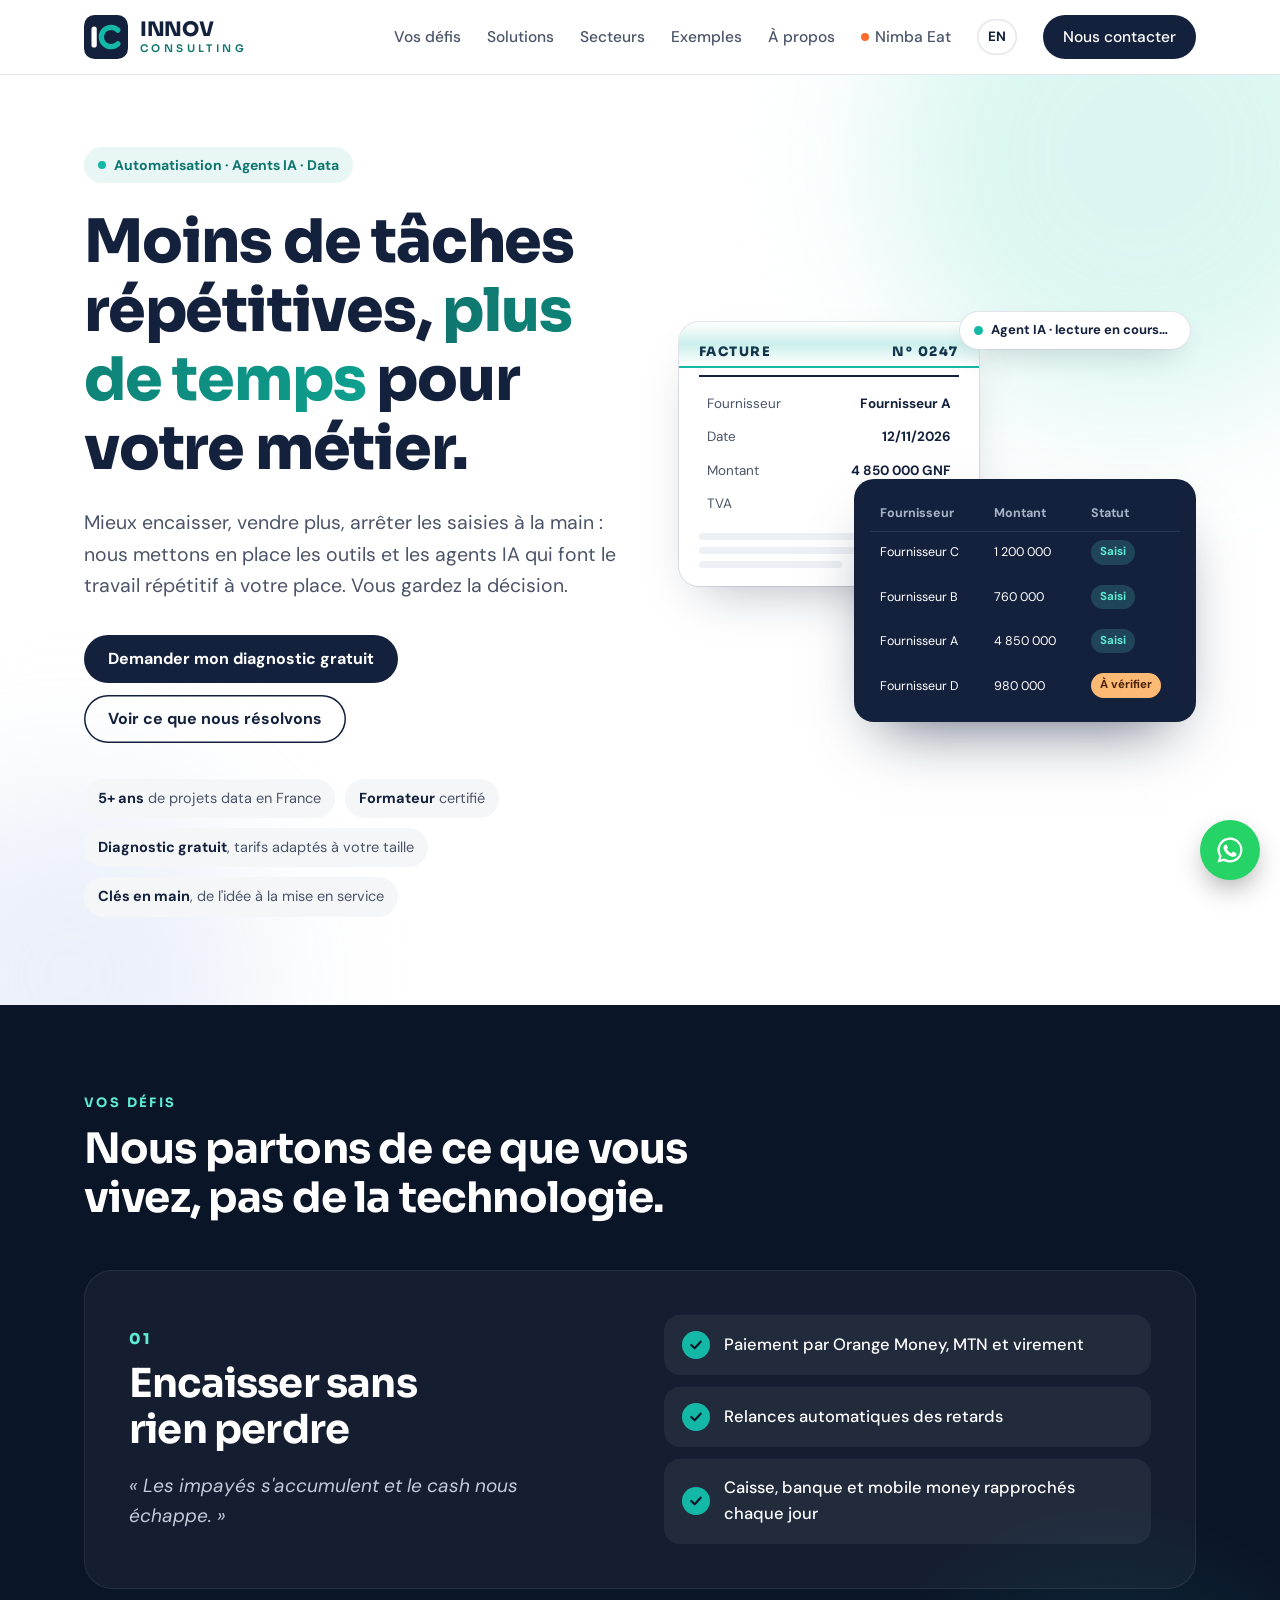
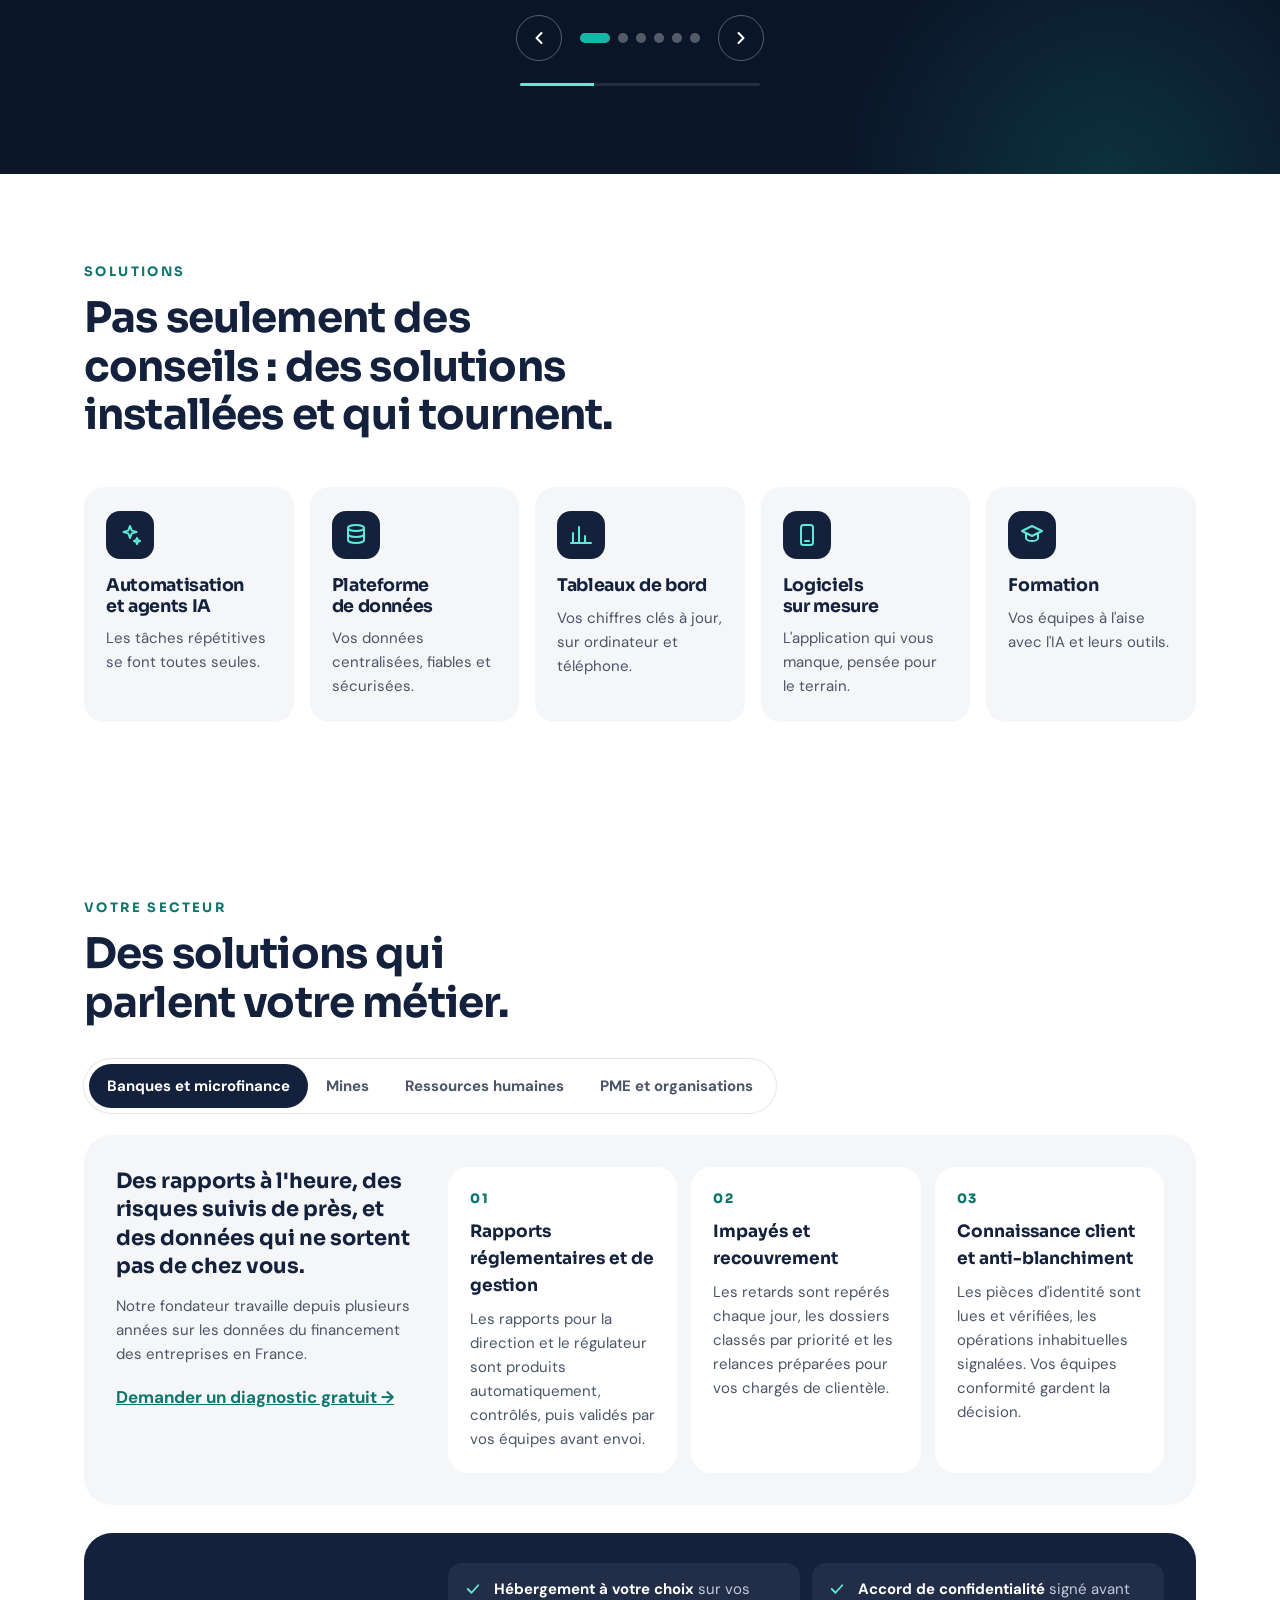
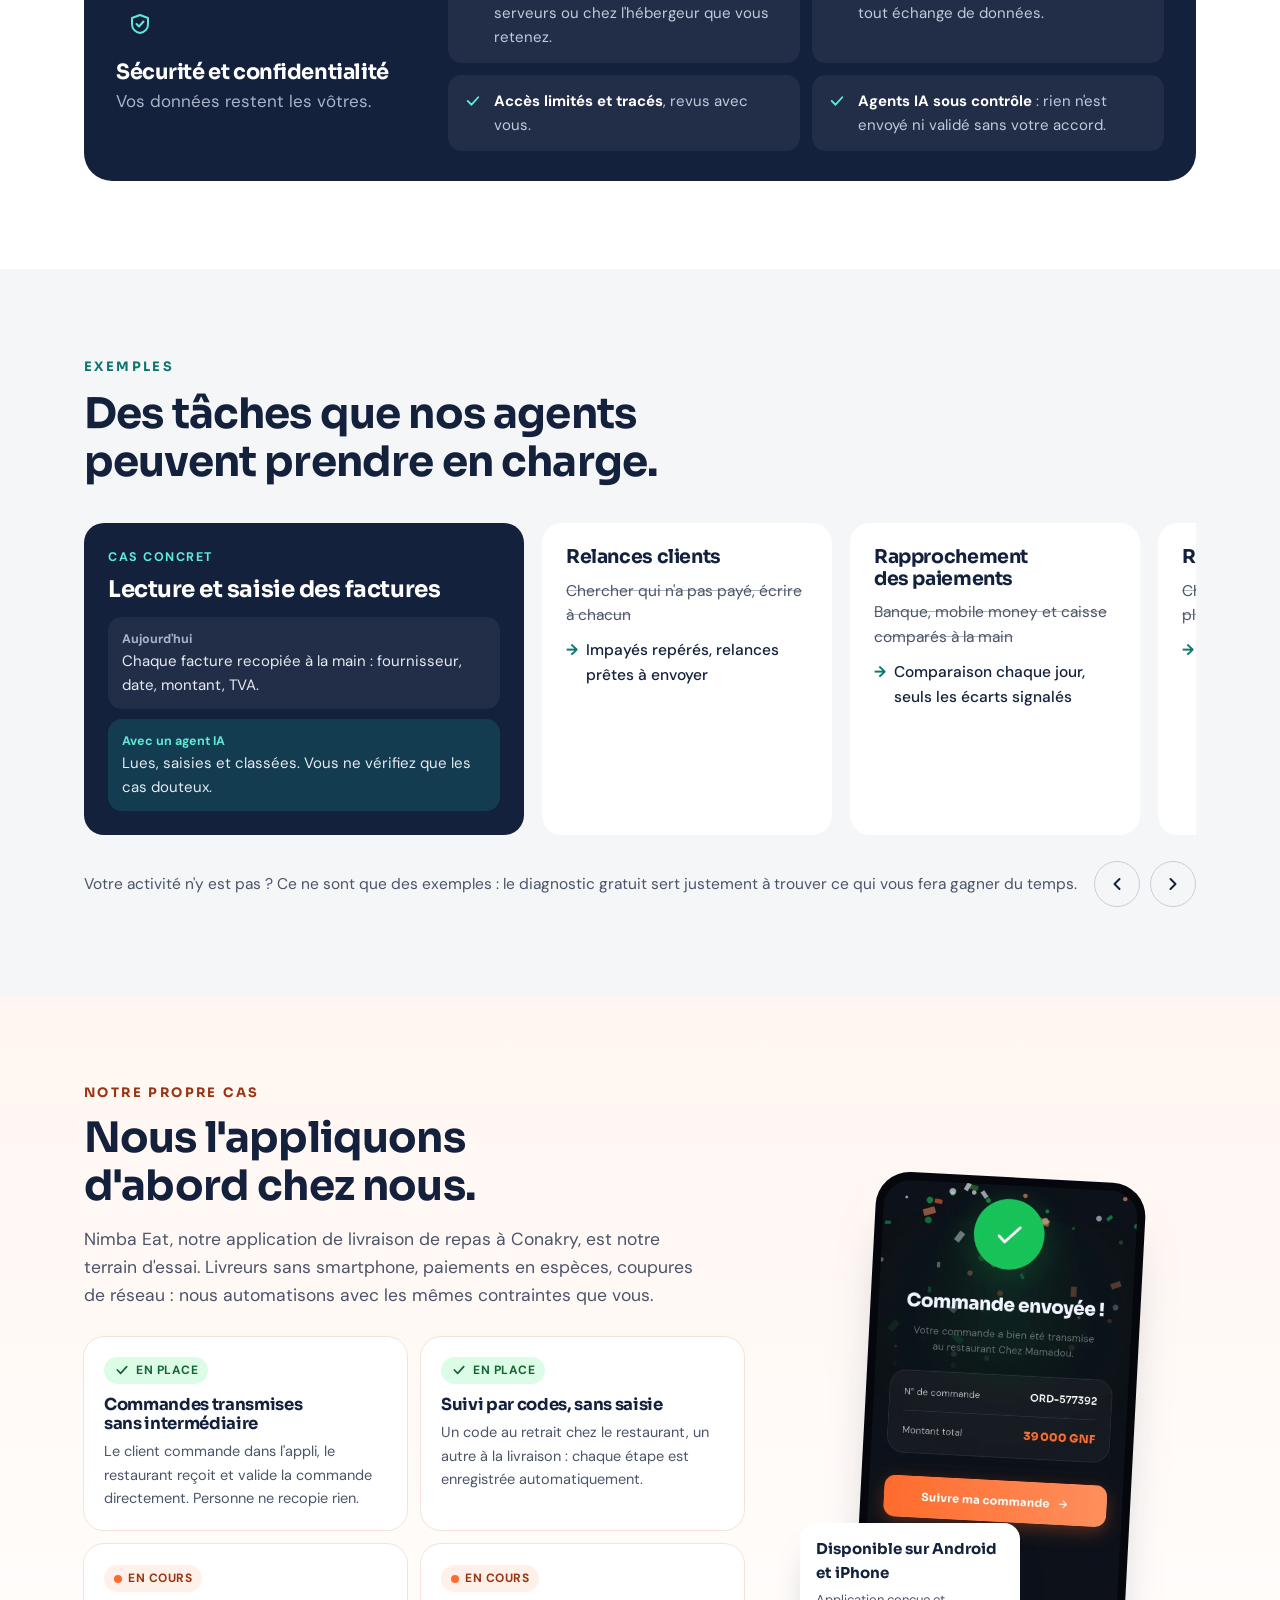
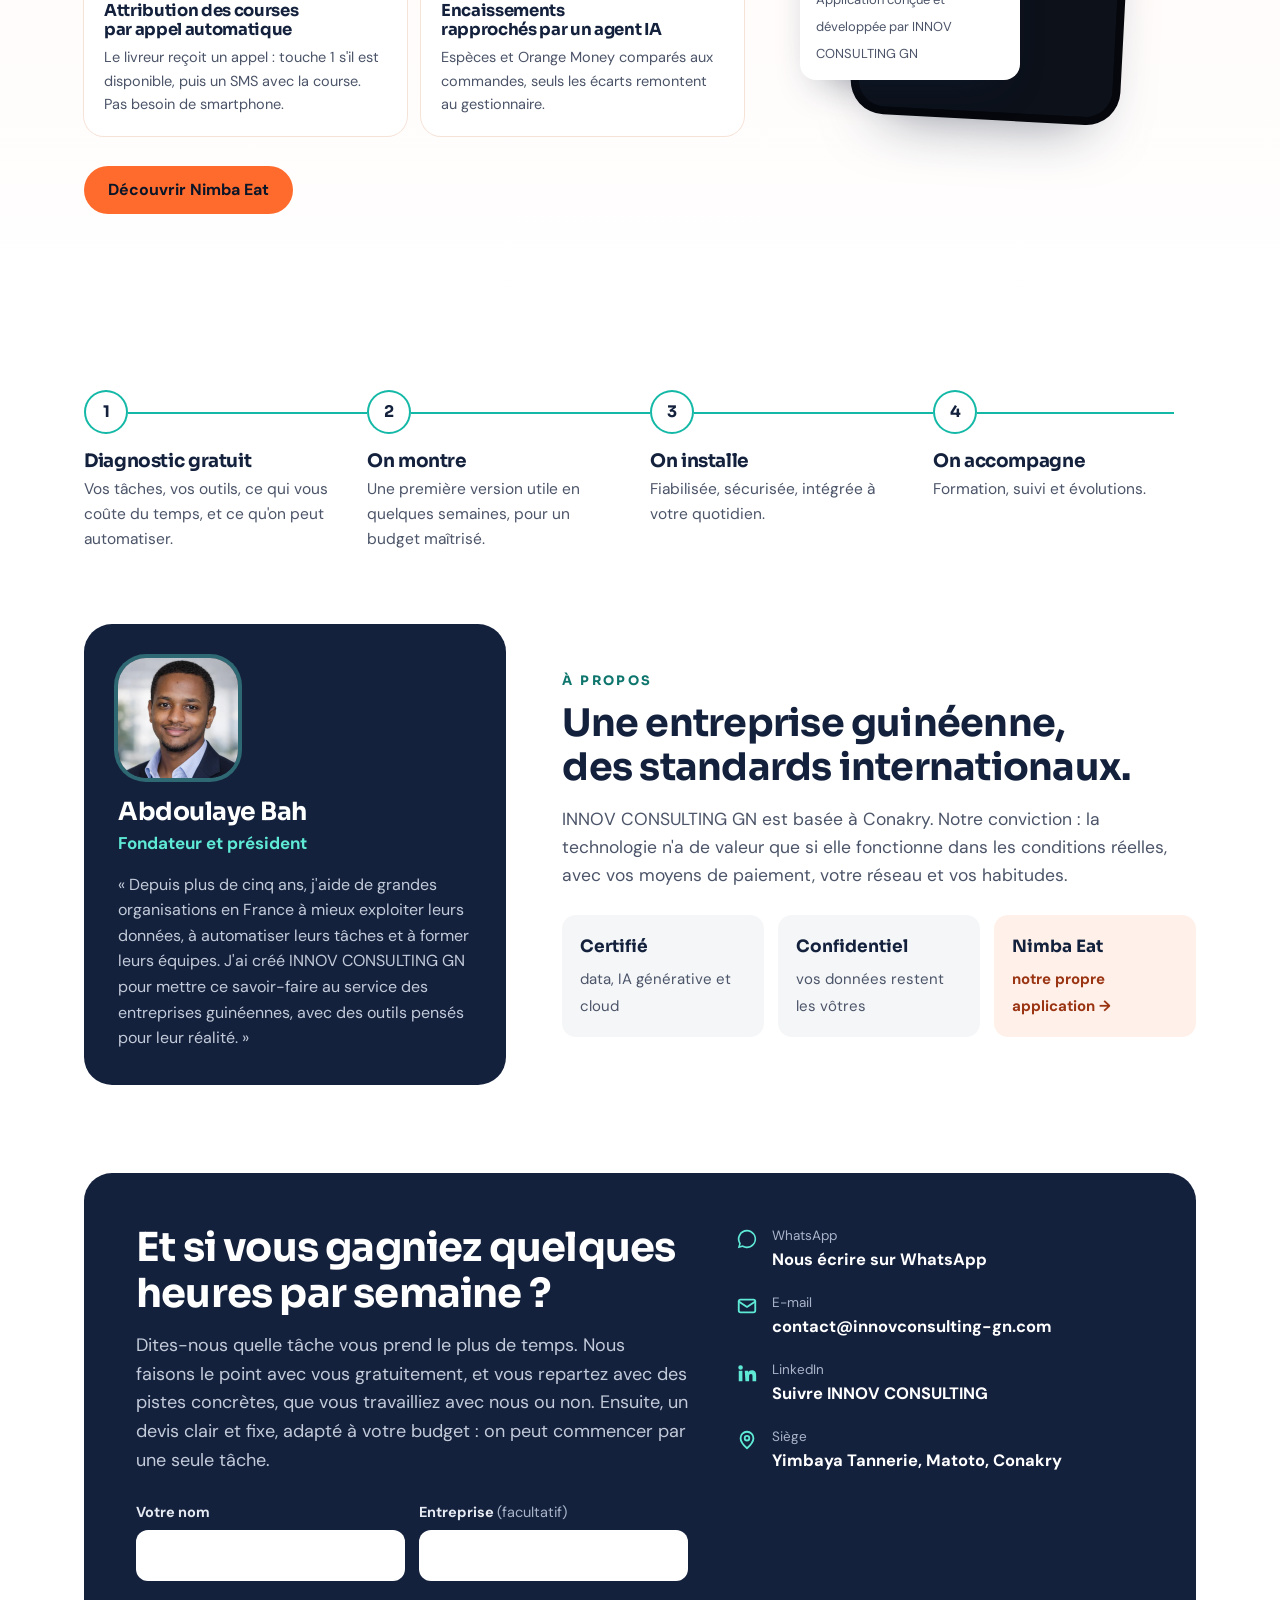
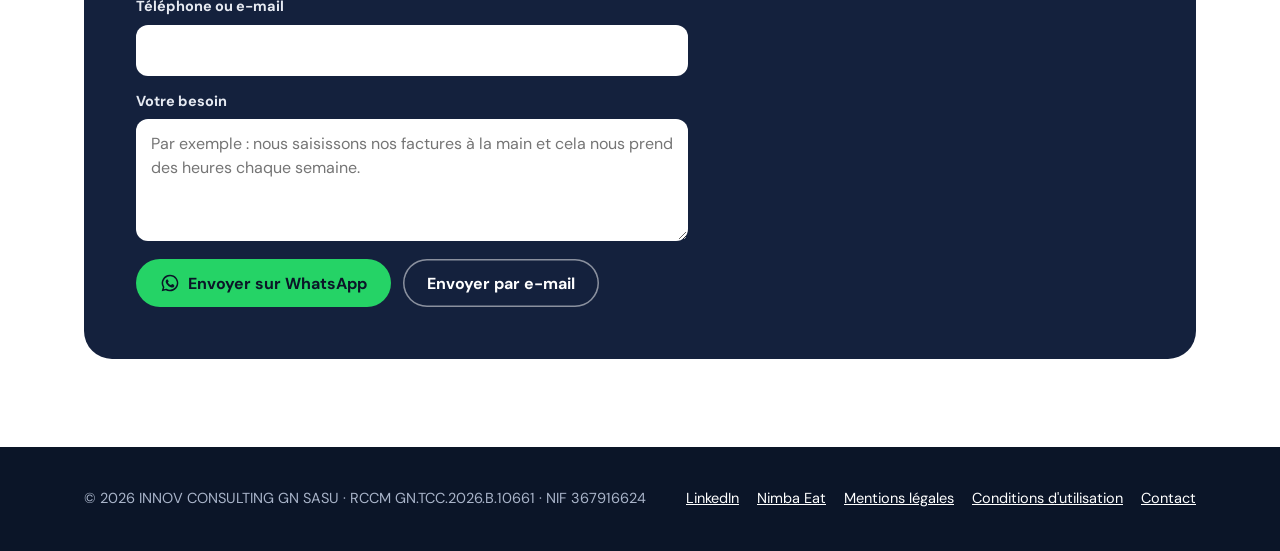
<file: index.html>
<!doctype html>
<html lang="fr">
<head>
<meta charset="utf-8">
<meta name="viewport" content="width=device-width, initial-scale=1">
<title>INNOV CONSULTING GN – Automatisation, agents IA et data</title>
<meta name="description" content="INNOV CONSULTING GN, à Conakry, met en place des solutions qui font gagner du temps aux entreprises guinéennes : automatisation, agents IA, données, tableaux de bord, logiciels sur mesure. Diagnostic gratuit.">
<meta property="og:title" content="INNOV CONSULTING GN – Automatisation, agents IA et data">
<meta property="og:description" content="Automatisation, agents IA et data pour les entreprises en Guinée. Diagnostic gratuit.">
<meta property="og:type" content="website">
<meta property="og:url" content="https://innovconsulting-gn.com/">
<link rel="canonical" href="https://innovconsulting-gn.com/">
<link rel="alternate" hreflang="fr" href="https://innovconsulting-gn.com/">
<link rel="alternate" hreflang="en" href="https://innovconsulting-gn.com/en.html">
<link rel="alternate" hreflang="x-default" href="https://innovconsulting-gn.com/">
<meta property="og:site_name" content="INNOV CONSULTING GN">
<meta property="og:locale" content="fr_FR">
<meta property="og:image" content="https://innovconsulting-gn.com/img/og-home.jpg">
<meta property="og:image:width" content="1200">
<meta property="og:image:height" content="630">
<meta property="og:image:alt" content="INNOV CONSULTING GN : moins de tâches répétitives, plus de temps pour votre métier">
<meta name="twitter:card" content="summary_large_image">
<meta name="twitter:title" content="INNOV CONSULTING GN – Automatisation, agents IA et data">
<meta name="twitter:description" content="Automatisation, agents IA et data pour les entreprises en Guinée. Diagnostic gratuit.">
<meta name="twitter:image" content="https://innovconsulting-gn.com/img/og-home.jpg">
<meta name="theme-color" content="#14213D">
<link rel="apple-touch-icon" href="apple-touch-icon.png">
<script type="application/ld+json">{"@context": "https://schema.org", "@type": "ProfessionalService", "name": "INNOV CONSULTING GN", "legalName": "INNOV CONSULTING GN SASU", "url": "https://innovconsulting-gn.com/", "logo": "https://innovconsulting-gn.com/apple-touch-icon.png", "image": "https://innovconsulting-gn.com/img/og-home.jpg", "description": "Automatisation, agents IA, plateformes de données, tableaux de bord, logiciels sur mesure et formation pour les entreprises en Guinée.", "email": "contact@innovconsulting-gn.com", "address": {"@type": "PostalAddress", "streetAddress": "Yimbaya Tannerie", "addressLocality": "Conakry", "addressRegion": "Matoto", "addressCountry": "GN"}, "areaServed": "GN", "founder": {"@type": "Person", "name": "Abdoulaye Bah", "jobTitle": "Fondateur et président"}, "sameAs": ["https://www.linkedin.com/company/innov-consulting-gn/"], "knowsLanguage": "fr"}</script>
<link rel="icon" href="favicon.svg" type="image/svg+xml">
<link rel="preconnect" href="https://fonts.googleapis.com">
<link rel="preconnect" href="https://fonts.gstatic.com" crossorigin>
<link href="https://fonts.googleapis.com/css2?family=Sora:wght@600;700;800&family=DM+Sans:wght@400;500;700&display=swap" rel="stylesheet">
<link rel="stylesheet" href="styles.css">
<script>document.documentElement.classList.add('js')</script>
</head>
<body class="home">
<a class="skip" href="#contenu">Aller au contenu</a>

<header class="site-header">
  <div class="wrap nav">
    <a class="brand" href="./" aria-label="INNOV CONSULTING GN, accueil">
      <svg width="44" height="44" viewBox="0 0 100 100" aria-hidden="true"><rect width="100" height="100" rx="24" fill="#14213D"/><rect x="17" y="26" width="12" height="48" rx="6" fill="#FFFFFF"/><path d="M 77 34.4 A 22 22 0 1 0 77 65.6" fill="none" stroke="#14B8A6" stroke-width="12" stroke-linecap="round"/></svg>
      <span class="brand-name"><b>INNOV</b><span>CONSULTING</span></span>
    </a>
    <nav class="menu" aria-label="Navigation principale">
      <a href="#defis">Vos défis</a>
      <a href="#solutions">Solutions</a>
      <a href="#secteurs">Secteurs</a>
      <a href="#exemples">Exemples</a>
      <a href="#a-propos">À propos</a>
      <a class="menu-product" href="nimba-eat.html">Nimba Eat</a>
      <a class="lang" href="en.html" hreflang="en" lang="en" aria-label="English version">EN</a>
      <a class="btn btn-primary" href="#contact">Nous contacter</a>
    </nav>
  </div>
</header>

<main id="contenu">

  <!-- HERO -->
  <section class="h2-hero" aria-labelledby="titre">
    <div class="glow g1" aria-hidden="true"></div>
    <div class="glow g2" aria-hidden="true"></div>
    <div class="wrap h2-grid">
      <div class="h2-text">
        <div class="kicker"><i></i>Automatisation · Agents IA · Data</div>
        <h1 id="titre">Moins de tâches répétitives, <em>plus de temps</em> pour votre métier.</h1>
        <p class="lead">Mieux encaisser, vendre plus, arrêter les saisies à la main : nous mettons en place les outils et les agents IA qui font le travail répétitif à votre place. Vous gardez la décision.</p>
        <div class="ctas">
          <a class="btn btn-primary" href="#contact">Demander mon diagnostic gratuit</a>
          <a class="btn btn-ghost" href="#defis">Voir ce que nous résolvons</a>
        </div>
        <ul class="h2-proof">
          <li><b>5+ ans</b> de projets data en France</li>
          <li><b>Formateur</b> certifié</li>
          <li><b>Diagnostic gratuit</b>, tarifs adaptés à votre taille</li>
          <li><b>Clés en main</b>, de l'idée à la mise en service</li>
        </ul>
      </div>

      <div class="scene" role="img" aria-label="Animation : un agent IA lit une facture et remplit automatiquement un tableau ; une ligne est signalée pour vérification">
        <div class="doc">
          <div class="doc-head"><span>FACTURE</span><span>N° 0247</span></div>
          <div class="doc-row"><i>Fournisseur</i><b>Fournisseur A</b></div>
          <div class="doc-row"><i>Date</i><b>12/11/2026</b></div>
          <div class="doc-row"><i>Montant</i><b>4 850 000 GNF</b></div>
          <div class="doc-row"><i>TVA</i><b>18 %</b></div>
          <div class="doc-lines"><span></span><span></span><span></span></div>
          <div class="scan" aria-hidden="true"></div>
        </div>
        <div class="flow" aria-hidden="true"><span></span><span></span><span></span></div>
        <div class="sheet">
          <div class="sheet-head"><span>Fournisseur</span><span>Montant</span><span>Statut</span></div>
          <div class="sheet-row r1"><span>Fournisseur C</span><span>1 200 000</span><span class="chip ok">Saisi</span></div>
          <div class="sheet-row r2"><span>Fournisseur B</span><span>760 000</span><span class="chip ok">Saisi</span></div>
          <div class="sheet-row r3 new"><span>Fournisseur A</span><span>4 850 000</span><span class="chip ok">Saisi</span></div>
          <div class="sheet-row r4 new2"><span>Fournisseur D</span><span>980 000</span><span class="chip warn">À vérifier</span></div>
        </div>
        <div class="agent-pill"><i></i><span class="s1">Agent IA · lecture en cours…</span><span class="s2">Terminé · 1 facture à vérifier</span></div>
      </div>
    </div>
  </section>

  <!-- DEFIS : slider -->
  <section id="defis" class="defis" aria-labelledby="t-defis">
    <div class="wrap">
      <div class="sec-head reveal">
        <div class="eyebrow">Vos défis</div>
        <h2 id="t-defis">Nous partons de ce que vous vivez, pas de la technologie.</h2>
      </div>

      <div class="slider" data-slider data-autoplay="7000" aria-roledescription="carrousel" aria-label="Défis des entreprises et solutions">
        <div class="slides">
          <article class="slide" aria-roledescription="diapositive" aria-label="1 sur 6">
            <div class="slide-l"><div class="slide-n">01</div><h3>Encaisser sans rien perdre</h3><p class="slide-q">« Les impayés s'accumulent et le cash nous échappe. »</p></div>
            <ul class="slide-r"><li>Paiement par Orange Money, MTN et virement</li><li>Relances automatiques des retards</li><li>Caisse, banque et mobile money rapprochés chaque jour</li></ul>
          </article>
          <article class="slide" aria-roledescription="diapositive" aria-label="2 sur 6">
            <div class="slide-l"><div class="slide-n">02</div><h3>Vendre plus</h3><p class="slide-q">« Nos ventes stagnent, on ne sait pas qui sont nos clients. »</p></div>
            <ul class="slide-r"><li>Catalogue et commandes sur WhatsApp</li><li>Fichier clients et historique d'achats</li><li>Campagnes SMS et WhatsApp ciblées</li></ul>
          </article>
          <article class="slide" aria-roledescription="diapositive" aria-label="3 sur 6">
            <div class="slide-l"><div class="slide-n">03</div><h3>Gagner du temps</h3><p class="slide-q">« Nos équipes passent leurs journées à recopier. »</p></div>
            <ul class="slide-r"><li>Factures et bons lus et saisis par un agent IA</li><li>Rapports prêts chaque matin</li><li>Réponses aux clients préparées, à relire</li></ul>
          </article>
          <article class="slide" aria-roledescription="diapositive" aria-label="4 sur 6">
            <div class="slide-l"><div class="slide-n">04</div><h3>Piloter avec des chiffres fiables</h3><p class="slide-q">« Chaque service a son fichier Excel, personne n'a les mêmes chiffres. »</p></div>
            <ul class="slide-r"><li>Toutes vos données réunies dans un entrepôt</li><li>Tableau de bord sur votre téléphone</li><li>Alertes quand un chiffre dérape</li></ul>
          </article>
          <article class="slide" aria-roledescription="diapositive" aria-label="5 sur 6">
            <div class="slide-l"><div class="slide-n">05</div><h3>Être en règle sans y passer des heures</h3><p class="slide-q">« Déclarations, paie, documents : tout est à refaire chaque mois. »</p></div>
            <ul class="slide-r"><li>Données prêtes pour vos déclarations en ligne</li><li>Documents archivés et retrouvés en quelques secondes</li><li>Pièces prêtes pour vos comptables et auditeurs</li></ul>
          </article>
          <article class="slide" aria-roledescription="diapositive" aria-label="6 sur 6">
            <div class="slide-l"><div class="slide-n">06</div><h3>Continuer malgré les coupures</h3><p class="slide-q">« Au moindre délestage ou réseau lent, tout s'arrête. »</p></div>
            <ul class="slide-r"><li>Outils qui fonctionnent hors connexion</li><li>Synchronisation dès le retour du réseau</li><li>Sauvegardes automatiques de vos données</li></ul>
          </article>
        </div>
        <div class="slider-ui">
          <button class="sl-btn" data-prev type="button" aria-label="Défi précédent"><svg width="20" height="20" viewBox="0 0 24 24" fill="none" stroke="currentColor" stroke-width="2.4" stroke-linecap="round" stroke-linejoin="round" aria-hidden="true"><path d="M15 6l-6 6 6 6"/></svg></button>
          <div class="dots" data-dots></div>
          <button class="sl-btn" data-next type="button" aria-label="Défi suivant"><svg width="20" height="20" viewBox="0 0 24 24" fill="none" stroke="currentColor" stroke-width="2.4" stroke-linecap="round" stroke-linejoin="round" aria-hidden="true"><path d="M9 6l6 6-6 6"/></svg></button>
        </div>
        <div class="progress" aria-hidden="true"><span data-progress></span></div>
      </div>
    </div>
  </section>

  <!-- SOLUTIONS -->
  <section id="solutions" aria-labelledby="t-solutions">
    <div class="wrap">
      <div class="sec-head reveal">
        <div class="eyebrow">Solutions</div>
        <h2 id="t-solutions">Pas seulement des conseils : des solutions installées et qui tournent.</h2>
      </div>
      <div class="tiles">
        <div class="tile reveal"><div class="ico"><svg width="24" height="24" viewBox="0 0 24 24" fill="none" stroke="#5EEAD4" stroke-width="2" stroke-linecap="round" stroke-linejoin="round" aria-hidden="true"><path d="M12 3l1.8 4.6L18.5 9l-4.7 1.4L12 15l-1.8-4.6L5.5 9l4.7-1.4z"/><path d="M19 15l.9 2.1L22 18l-2.1.9L19 21l-.9-2.1L16 18l2.1-.9z"/></svg></div><h3>Automatisation et agents IA</h3><p>Les tâches répétitives se font toutes seules.</p></div>
        <div class="tile reveal"><div class="ico"><svg width="24" height="24" viewBox="0 0 24 24" fill="none" stroke="#5EEAD4" stroke-width="2" stroke-linecap="round" stroke-linejoin="round" aria-hidden="true"><ellipse cx="12" cy="5" rx="8" ry="3"/><path d="M4 5v6c0 1.7 3.6 3 8 3s8-1.3 8-3V5"/><path d="M4 11v6c0 1.7 3.6 3 8 3s8-1.3 8-3v-6"/></svg></div><h3>Plateforme de données</h3><p>Vos données centralisées, fiables et sécurisées.</p></div>
        <div class="tile reveal"><div class="ico"><svg width="24" height="24" viewBox="0 0 24 24" fill="none" stroke="#5EEAD4" stroke-width="2" stroke-linecap="round" stroke-linejoin="round" aria-hidden="true"><path d="M4 20V10"/><path d="M10 20V4"/><path d="M16 20v-7"/><path d="M22 20H2"/></svg></div><h3>Tableaux de bord</h3><p>Vos chiffres clés à jour, sur ordinateur et téléphone.</p></div>
        <div class="tile reveal"><div class="ico"><svg width="24" height="24" viewBox="0 0 24 24" fill="none" stroke="#5EEAD4" stroke-width="2" stroke-linecap="round" stroke-linejoin="round" aria-hidden="true"><rect x="6" y="2" width="12" height="20" rx="2.5"/><path d="M10 18h4"/></svg></div><h3>Logiciels sur mesure</h3><p>L'application qui vous manque, pensée pour le terrain.</p></div>
        <div class="tile reveal"><div class="ico"><svg width="24" height="24" viewBox="0 0 24 24" fill="none" stroke="#5EEAD4" stroke-width="2" stroke-linecap="round" stroke-linejoin="round" aria-hidden="true"><path d="M2 8l10-5 10 5-10 5z"/><path d="M6 10v5c0 1.7 2.7 3 6 3s6-1.3 6-3v-5"/></svg></div><h3>Formation</h3><p>Vos équipes à l'aise avec l'IA et leurs outils.</p></div>
      </div>
    </div>
  </section>

  <!-- SECTEURS -->
  <section id="secteurs" aria-labelledby="t-secteurs">
    <div class="wrap">
      <div class="ex-head reveal">
        <div class="sec-head" style="margin-bottom:0">
          <div class="eyebrow">Votre secteur</div>
          <h2 id="t-secteurs">Des solutions qui parlent votre métier.</h2>
        </div>
      </div>
      <div class="sx reveal">
        <div class="tabs sx-tabs" role="tablist" aria-label="Secteurs">
          <button role="tab" id="sx-t1" aria-controls="sx-p1" aria-selected="true" type="button">Banques et microfinance</button>
          <button role="tab" id="sx-t2" aria-controls="sx-p2" aria-selected="false" tabindex="-1" type="button">Mines</button>
          <button role="tab" id="sx-t3" aria-controls="sx-p3" aria-selected="false" tabindex="-1" type="button">Ressources humaines</button>
          <button role="tab" id="sx-t4" aria-controls="sx-p4" aria-selected="false" tabindex="-1" type="button">PME et organisations</button>
        </div>
      <div id="sx-p1" role="tabpanel" aria-labelledby="sx-t1" class="sx-panel">
        <div class="sx-intro"><p class="sx-lead">Des rapports à l'heure, des risques suivis de près, et des données qui ne sortent pas de chez vous.</p><p class="sx-note">Notre fondateur travaille depuis plusieurs années sur les données du financement des entreprises en France.</p><a class="sx-cta" href="#contact">Demander un diagnostic gratuit →</a></div>
        <div class="sx-cases"><article class="sx-case"><span class="sx-n">01</span><h4>Rapports réglementaires et de gestion</h4><p>Les rapports pour la direction et le régulateur sont produits automatiquement, contrôlés, puis validés par vos équipes avant envoi.</p></article><article class="sx-case"><span class="sx-n">02</span><h4>Impayés et recouvrement</h4><p>Les retards sont repérés chaque jour, les dossiers classés par priorité et les relances préparées pour vos chargés de clientèle.</p></article><article class="sx-case"><span class="sx-n">03</span><h4>Connaissance client et anti-blanchiment</h4><p>Les pièces d'identité sont lues et vérifiées, les opérations inhabituelles signalées. Vos équipes conformité gardent la décision.</p></article></div>
      </div>
      <div id="sx-p2" role="tabpanel" aria-labelledby="sx-t2" class="sx-panel" hidden>
        <div class="sx-intro"><p class="sx-lead">Production, sous-traitants, sécurité : des chiffres consolidés chaque jour, du site jusqu'à la direction.</p><a class="sx-cta" href="#contact">Demander un diagnostic gratuit →</a></div>
        <div class="sx-cases"><article class="sx-case"><span class="sx-n">01</span><h4>Production et équipements</h4><p>Tableaux de bord par site et alertes avant les pannes, à partir des données de vos engins et de vos équipes.</p></article><article class="sx-case"><span class="sx-n">02</span><h4>Sous-traitants et achats</h4><p>Contrats, certificats et factures suivis, échéances signalées et part des fournisseurs locaux mesurée pour vos obligations de contenu local.</p></article><article class="sx-case"><span class="sx-n">03</span><h4>Rapports HSE et RSE</h4><p>Incidents remontés du terrain, même sans réseau, et rapports prêts pour la direction, les partenaires et les autorités.</p></article></div>
      </div>
      <div id="sx-p3" role="tabpanel" aria-labelledby="sx-t3" class="sx-panel" hidden>
        <div class="sx-intro"><p class="sx-lead">Moins de saisie et de vérifications à la main, plus de temps pour accompagner les équipes.</p><a class="sx-cta" href="#contact">Demander un diagnostic gratuit →</a></div>
        <div class="sx-cases"><article class="sx-case"><span class="sx-n">01</span><h4>Paie et déclarations</h4><p>Éléments variables collectés, contrôles avant chaque paie et données prêtes pour la CNSS et les impôts.</p></article><article class="sx-case"><span class="sx-n">02</span><h4>Présences et congés</h4><p>Pointage, soldes de congés à jour et validations par les responsables, sur ordinateur ou téléphone.</p></article><article class="sx-case"><span class="sx-n">03</span><h4>Recrutement et formation</h4><p>Candidatures triées selon vos critères pour une présélection que vous validez, et formation de vos équipes à l'IA et à leurs outils.</p></article></div>
      </div>
      <div id="sx-p4" role="tabpanel" aria-labelledby="sx-t4" class="sx-panel" hidden>
        <div class="sx-intro"><p class="sx-lead">Commerces, écoles, cliniques, ONG : des outils simples, pensés pour le terrain et le mobile money.</p><p class="sx-note">Transport et livraison : voir <a href="nimba-eat.html">Nimba Eat</a>, notre propre application.</p><a class="sx-cta" href="#contact">Demander un diagnostic gratuit →</a></div>
        <div class="sx-cases"><article class="sx-case"><span class="sx-n">01</span><h4>Commerces</h4><p>Caisse, ventes, stocks et crédits clients suivis en temps réel.</p></article><article class="sx-case"><span class="sx-n">02</span><h4>Écoles et universités</h4><p>Notes, bulletins, inscriptions et frais de scolarité payés par mobile money.</p></article><article class="sx-case"><span class="sx-n">03</span><h4>Cliniques, ONG et transport</h4><p>Rendez-vous et rappels SMS, collecte terrain hors connexion, rapports bailleurs, gestion des courses.</p></article></div>
      </div>
      </div>

      <div class="trust reveal">
        <div class="trust-h"><div class="ico"><svg width="24" height="24" viewBox="0 0 24 24" fill="none" stroke="#5EEAD4" stroke-width="2" stroke-linecap="round" stroke-linejoin="round" aria-hidden="true"><path d="M12 3l8 3v6c0 5-3.4 8.3-8 9-4.6-.7-8-4-8-9V6z"/><path d="M8.5 12l2.5 2.5 4.5-5"/></svg></div><h3>Sécurité et confidentialité</h3><p>Vos données restent les vôtres.</p></div>
        <ul class="trust-l">
          <li><svg width="18" height="18" viewBox="0 0 24 24" fill="none" stroke="currentColor" stroke-width="2.4" stroke-linecap="round" stroke-linejoin="round" aria-hidden="true"><path d="M5 12l5 5 9-10"/></svg><span><b>Hébergement à votre choix</b> sur vos serveurs ou chez l'hébergeur que vous retenez.</span></li>
          <li><svg width="18" height="18" viewBox="0 0 24 24" fill="none" stroke="currentColor" stroke-width="2.4" stroke-linecap="round" stroke-linejoin="round" aria-hidden="true"><path d="M5 12l5 5 9-10"/></svg><span><b>Accord de confidentialité</b> signé avant tout échange de données.</span></li>
          <li><svg width="18" height="18" viewBox="0 0 24 24" fill="none" stroke="currentColor" stroke-width="2.4" stroke-linecap="round" stroke-linejoin="round" aria-hidden="true"><path d="M5 12l5 5 9-10"/></svg><span><b>Accès limités et tracés</b>, revus avec vous.</span></li>
          <li><svg width="18" height="18" viewBox="0 0 24 24" fill="none" stroke="currentColor" stroke-width="2.4" stroke-linecap="round" stroke-linejoin="round" aria-hidden="true"><path d="M5 12l5 5 9-10"/></svg><span><b>Agents IA sous contrôle</b> : rien n'est envoyé ni validé sans votre accord.</span></li>
        </ul>
      </div>
    </div>
  </section>

  <!-- EXEMPLES : carrousel -->
  <section id="exemples" class="tint" aria-labelledby="t-exemples">
    <div class="wrap">
      <div class="ex-head reveal">
        <div class="sec-head" style="margin-bottom:0">
          <div class="eyebrow">Exemples</div>
          <h2 id="t-exemples">Des tâches que nos agents peuvent prendre en charge.</h2>
        </div>

      </div>

      <div class="panel">
        <div class="rail" data-rail>
          <article class="ex-card ex-feat">
            <div class="ex-tag">Cas concret</div>
            <h3>Lecture et saisie des factures</h3>
            <div class="ex-ba"><div><small>Aujourd'hui</small><p>Chaque facture recopiée à la main : fournisseur, date, montant, TVA.</p></div><div class="after"><small>Avec un agent IA</small><p>Lues, saisies et classées. Vous ne vérifiez que les cas douteux.</p></div></div>
          </article>
          <article class="ex-card"><h3>Relances clients</h3><p class="from">Chercher qui n'a pas payé, écrire à chacun</p><p class="to">Impayés repérés, relances prêtes à envoyer</p></article>
          <article class="ex-card"><h3>Rapprochement des paiements</h3><p class="from">Banque, mobile money et caisse comparés à la main</p><p class="to">Comparaison chaque jour, seuls les écarts signalés</p></article>
          <article class="ex-card"><h3>Rapports</h3><p class="from">Chiffres recopiés de plusieurs fichiers</p><p class="to">Rapport prêt chaque matin, au même format</p></article>
          <article class="ex-card"><h3>Bulletins scolaires</h3><p class="from">Des semaines de calculs chaque trimestre</p><p class="to">Moyennes et bulletins générés en quelques clics</p></article>
          <article class="ex-card"><h3>Demandes clients</h3><p class="from">Une boîte pleine, des réponses en retard</p><p class="to">Messages triés, réponses rédigées à relire</p></article>
          <article class="ex-card"><h3>Stocks et commandes</h3><p class="from">Chaque bon saisi, un inventaire jamais à jour</p><p class="to">Bons saisis, ruptures signalées à l'avance</p></article>
        </div>
      </div>

      <div class="rail-ui">
        <p class="rail-note">Votre activité n'y est pas ? Ce ne sont que des exemples : le diagnostic gratuit sert justement à trouver ce qui vous fera gagner du temps.</p>
        <div class="rail-btns">
          <button class="sl-btn light" data-rail-prev type="button" aria-label="Exemples précédents"><svg width="20" height="20" viewBox="0 0 24 24" fill="none" stroke="currentColor" stroke-width="2.4" stroke-linecap="round" stroke-linejoin="round" aria-hidden="true"><path d="M15 6l-6 6 6 6"/></svg></button>
          <button class="sl-btn light" data-rail-next type="button" aria-label="Exemples suivants"><svg width="20" height="20" viewBox="0 0 24 24" fill="none" stroke="currentColor" stroke-width="2.4" stroke-linecap="round" stroke-linejoin="round" aria-hidden="true"><path d="M9 6l6 6-6 6"/></svg></button>
        </div>
      </div>
    </div>
  </section>

  <!-- NOTRE CAS : NIMBA EAT -->
  <section id="notre-cas" class="case" aria-labelledby="t-case">
    <div class="wrap case-grid">
      <div class="case-text reveal">
        <div class="eyebrow">Notre propre cas</div>
        <h2 id="t-case">Nous l'appliquons d'abord chez nous.</h2>
        <p class="case-lead">Nimba Eat, notre application de livraison de repas à Conakry, est notre terrain d'essai. Livreurs sans smartphone, paiements en espèces, coupures de réseau : nous automatisons avec les mêmes contraintes que vous.</p>
        <ul class="case-list"><li class="case-i"><span class="case-st ok"><svg width="16" height="16" viewBox="0 0 24 24" fill="none" stroke="currentColor" stroke-width="2.6" stroke-linecap="round" stroke-linejoin="round" aria-hidden="true"><path d="M5 12l5 5 9-10"/></svg>En place</span><h3>Commandes transmises sans intermédiaire</h3><p>Le client commande dans l'appli, le restaurant reçoit et valide la commande directement. Personne ne recopie rien.</p></li><li class="case-i"><span class="case-st ok"><svg width="16" height="16" viewBox="0 0 24 24" fill="none" stroke="currentColor" stroke-width="2.6" stroke-linecap="round" stroke-linejoin="round" aria-hidden="true"><path d="M5 12l5 5 9-10"/></svg>En place</span><h3>Suivi par codes, sans saisie</h3><p>Un code au retrait chez le restaurant, un autre à la livraison : chaque étape est enregistrée automatiquement.</p></li><li class="case-i"><span class="case-st wip"><i></i>En cours</span><h3>Attribution des courses par appel automatique</h3><p>Le livreur reçoit un appel : touche 1 s'il est disponible, puis un SMS avec la course. Pas besoin de smartphone.</p></li><li class="case-i"><span class="case-st wip"><i></i>En cours</span><h3>Encaissements rapprochés par un agent IA</h3><p>Espèces et Orange Money comparés aux commandes, seuls les écarts remontent au gestionnaire.</p></li></ul>
        <a class="btn btn-orange" href="nimba-eat.html">Découvrir Nimba Eat</a>
      </div>
      <div class="case-visual reveal" aria-hidden="true">
        <div class="shot case-shot"><img src="img/app-confirmation.webp" width="720" height="1495" loading="lazy" alt=""></div>
        <div class="case-badge"><b>Disponible sur Android et iPhone</b><span>Application conçue et développée par INNOV CONSULTING GN</span></div>
      </div>
    </div>
  </section>

  <!-- METHODE + A PROPOS -->
  <section id="a-propos" aria-labelledby="t-propos">
    <div class="wrap">
      <div class="track reveal" aria-label="Notre méthode en 4 étapes">
        <div class="track-line" aria-hidden="true"><span></span></div>
        <div class="track-step"><b>1</b><h3>Diagnostic gratuit</h3><p>Vos tâches, vos outils, ce qui vous coûte du temps, et ce qu'on peut automatiser.</p></div>
        <div class="track-step"><b>2</b><h3>On montre</h3><p>Une première version utile en quelques semaines, pour un budget maîtrisé.</p></div>
        <div class="track-step"><b>3</b><h3>On installe</h3><p>Fiabilisée, sécurisée, intégrée à votre quotidien.</p></div>
        <div class="track-step"><b>4</b><h3>On accompagne</h3><p>Formation, suivi et évolutions.</p></div>
      </div>

      <div class="about2">
        <div class="founder reveal">
          <img class="avatar-photo" src="img/abdoulaye-bah.webp" width="480" height="480" loading="lazy" alt="Portrait d'Abdoulaye Bah, fondateur d'INNOV CONSULTING GN">
          <h3>Abdoulaye Bah</h3>
          <div class="role">Fondateur et président</div>
          <p>« Depuis plus de cinq ans, j'aide de grandes organisations en France à mieux exploiter leurs données, à automatiser leurs tâches et à former leurs équipes. J'ai créé INNOV CONSULTING GN pour mettre ce savoir-faire au service des entreprises guinéennes, avec des outils pensés pour leur réalité. »</p>
        </div>
        <div class="about-text reveal">
          <div class="eyebrow">À propos</div>
          <h2 id="t-propos">Une entreprise guinéenne, des standards internationaux.</h2>
          <p>INNOV CONSULTING GN est basée à Conakry. Notre conviction : la technologie n'a de valeur que si elle fonctionne dans les conditions réelles, avec vos moyens de paiement, votre réseau et vos habitudes.</p>
          <div class="facts">
            <div class="fact"><b>Certifié</b><span>data, IA générative et cloud</span></div>
            <div class="fact"><b>Confidentiel</b><span>vos données restent les vôtres</span></div>
            <a class="fact fact-nimba" href="nimba-eat.html"><b>Nimba Eat</b><span>notre propre application →</span></a>
          </div>
        </div>
      </div>
    </div>
  </section>

  <!-- CONTACT -->
  <section id="contact" aria-labelledby="t-contact" style="padding-top:0">
    <div class="wrap">
      <div class="contact-box reveal">
        <div>
          <h2 id="t-contact">Et si vous gagniez quelques heures par semaine ?</h2>
          <p>Dites-nous quelle tâche vous prend le plus de temps. Nous faisons le point avec vous gratuitement, et vous repartez avec des pistes concrètes, que vous travailliez avec nous ou non. Ensuite, un devis clair et fixe, adapté à votre budget : on peut commencer par une seule tâche.</p>
          <form class="contact-form" id="contact-form" novalidate>
            <div class="field-row">
              <div class="field"><label for="f-nom">Votre nom</label><input id="f-nom" name="nom" type="text" autocomplete="name" required></div>
              <div class="field"><label for="f-entreprise">Entreprise <span>(facultatif)</span></label><input id="f-entreprise" name="entreprise" type="text" autocomplete="organization"></div>
            </div>
            <div class="field"><label for="f-contact">Téléphone ou e-mail</label><input id="f-contact" name="contact" type="text" autocomplete="tel" required></div>
            <div class="field"><label for="f-besoin">Votre besoin</label><textarea id="f-besoin" name="besoin" rows="4" required placeholder="Par exemple : nous saisissons nos factures à la main et cela nous prend des heures chaque semaine."></textarea></div>
            <p class="form-error" id="form-error" role="alert" hidden>Merci de remplir votre nom, un moyen de vous joindre et votre besoin.</p>
            <div class="form-actions">
              <button type="submit" class="btn btn-whatsapp" data-canal="whatsapp"><svg width="20" height="20" viewBox="0 0 24 24" fill="currentColor" aria-hidden="true"><path d="M12 2a10 10 0 0 0-8.6 15.1L2 22l5-1.3A10 10 0 1 0 12 2zm0 18.2a8.2 8.2 0 0 1-4.2-1.2l-.3-.2-3 .8.8-2.9-.2-.3A8.2 8.2 0 1 1 12 20.2zm4.5-6.1c-.2-.1-1.5-.7-1.7-.8-.2-.1-.4-.1-.6.1l-.8 1c-.1.2-.3.2-.5.1a6.7 6.7 0 0 1-3.3-2.9c-.2-.4.2-.4.7-1.3.1-.2 0-.3 0-.4l-.8-1.8c-.2-.5-.4-.4-.6-.4h-.5a1 1 0 0 0-.7.3 3 3 0 0 0-.9 2.2c0 1.3.9 2.5 1 2.7.1.2 1.8 2.8 4.4 3.9 1.6.7 2.3.8 3.1.6.5-.1 1.5-.6 1.7-1.2.2-.6.2-1.1.2-1.2-.1-.1-.2-.2-.5-.3z"/></svg>Envoyer sur WhatsApp</button>
              <button type="submit" class="btn btn-light" data-canal="email">Envoyer par e-mail</button>
            </div>
          </form>
        </div>
        <div class="contact-list">
          <div class="contact-item"><svg width="22" height="22" viewBox="0 0 24 24" fill="#5EEAD4" aria-hidden="true"><path d="M12 2a10 10 0 0 0-8.6 15.1L2 22l5-1.3A10 10 0 1 0 12 2zm0 18.2a8.2 8.2 0 0 1-4.2-1.2l-.3-.2-3 .8.8-2.9-.2-.3A8.2 8.2 0 1 1 12 20.2z"/></svg><div><small>WhatsApp</small><a href="https://wa.me/224612499162?text=Bonjour%2C%20je%20souhaite%20discuter%20d%27un%20projet%20avec%20INNOV%20CONSULTING%20GN." target="_blank" rel="noopener">Nous écrire sur WhatsApp</a></div></div>
          <div class="contact-item"><svg width="22" height="22" viewBox="0 0 24 24" fill="none" stroke="#5EEAD4" stroke-width="2" stroke-linecap="round" stroke-linejoin="round" aria-hidden="true"><rect x="3" y="5" width="18" height="14" rx="2"/><path d="M3 7l9 6 9-6"/></svg><div><small>E-mail</small><a href="mailto:contact@innovconsulting-gn.com">contact@innovconsulting-gn.com</a></div></div>
          <div class="contact-item"><svg width="22" height="22" viewBox="0 0 24 24" fill="#5EEAD4" aria-hidden="true"><path d="M4.98 3.5a2.5 2.5 0 1 1 0 5 2.5 2.5 0 0 1 0-5zM3 9.5h4V21H3zM9.5 9.5h3.8v1.6h.1c.5-1 1.8-2 3.8-2 4 0 4.8 2.6 4.8 6V21h-4v-5.2c0-1.2 0-2.8-1.7-2.8s-2 1.3-2 2.7V21h-4z"/></svg><div><small>LinkedIn</small><a href="https://www.linkedin.com/company/innov-consulting-gn/" target="_blank" rel="noopener">Suivre INNOV CONSULTING</a></div></div>
          <div class="contact-item"><svg width="22" height="22" viewBox="0 0 24 24" fill="none" stroke="#5EEAD4" stroke-width="2" stroke-linecap="round" stroke-linejoin="round" aria-hidden="true"><path d="M12 21s-7-6.2-7-11a7 7 0 0 1 14 0c0 4.8-7 11-7 11z"/><circle cx="12" cy="10" r="2.5"/></svg><div><small>Siège</small><b>Yimbaya Tannerie, Matoto, Conakry</b></div></div>
        </div>
      </div>
    </div>
  </section>

</main>

<footer>
  <div class="wrap foot">
    <div>© 2026 INNOV CONSULTING GN SASU · RCCM GN.TCC.2026.B.10661 · NIF 367916624</div>
    <div class="foot-links"><a href="https://www.linkedin.com/company/innov-consulting-gn/" target="_blank" rel="noopener">LinkedIn</a><a href="nimba-eat.html">Nimba Eat</a><a href="mentions-legales.html">Mentions légales</a><a href="conditions-utilisation.html">Conditions d'utilisation</a><a href="#contact">Contact</a></div>
  </div>
</footer>

<a class="wa-float" href="https://wa.me/224612499162?text=Bonjour%2C%20je%20souhaite%20discuter%20d%27un%20projet%20avec%20INNOV%20CONSULTING%20GN." target="_blank" rel="noopener" aria-label="Nous écrire sur WhatsApp"><svg width="30" height="30" viewBox="0 0 24 24" fill="#FFFFFF" aria-hidden="true"><path d="M12 2a10 10 0 0 0-8.6 15.1L2 22l5-1.3A10 10 0 1 0 12 2zm0 18.2a8.2 8.2 0 0 1-4.2-1.2l-.3-.2-3 .8.8-2.9-.2-.3A8.2 8.2 0 1 1 12 20.2zm4.5-6.1c-.2-.1-1.5-.7-1.7-.8-.2-.1-.4-.1-.6.1l-.8 1c-.1.2-.3.2-.5.1a6.7 6.7 0 0 1-3.3-2.9c-.2-.4.2-.4.7-1.3.1-.2 0-.3 0-.4l-.8-1.8c-.2-.5-.4-.4-.6-.4h-.5a1 1 0 0 0-.7.3 3 3 0 0 0-.9 2.2c0 1.3.9 2.5 1 2.7.1.2 1.8 2.8 4.4 3.9 1.6.7 2.3.8 3.1.6.5-.1 1.5-.6 1.7-1.2.2-.6.2-1.1.2-1.2-.1-.1-.2-.2-.5-.3z"/></svg></a>

<script>
(function () {
  var reduce = window.matchMedia('(prefers-reduced-motion: reduce)').matches;

  /* Apparition au défilement */
  var els = document.querySelectorAll('.reveal');
  if ('IntersectionObserver' in window && !reduce) {
    var io = new IntersectionObserver(function (entries) {
      entries.forEach(function (e) { if (e.isIntersecting) { e.target.classList.add('in'); io.unobserve(e.target); } });
    }, { threshold: 0.15 });
    els.forEach(function (el) { io.observe(el); });
  } else { els.forEach(function (el) { el.classList.add('in'); }); }

  /* Slider des défis */
  document.querySelectorAll('[data-slider]').forEach(function (sl) {
    var slides = sl.querySelectorAll('.slide'), dotsBox = sl.querySelector('[data-dots]'), bar = sl.querySelector('[data-progress]');
    var i = 0, delay = parseInt(sl.getAttribute('data-autoplay'), 10) || 7000, timer = null, paused = false, start = 0, raf = null;
    var dots = [];
    slides.forEach(function (s, k) {
      var d = document.createElement('button'); d.type = 'button'; d.className = 'dot'; d.setAttribute('aria-label', 'Aller au défi ' + (k + 1));
      d.addEventListener('click', function () { go(k, true); }); dotsBox.appendChild(d); dots.push(d);
    });
    function go(n, user) {
      i = (n + slides.length) % slides.length;
      slides.forEach(function (s, k) { s.classList.toggle('active', k === i); s.setAttribute('aria-hidden', k === i ? 'false' : 'true'); });
      dots.forEach(function (d, k) { d.classList.toggle('on', k === i); d.setAttribute('aria-current', k === i ? 'true' : 'false'); });
      start = performance.now();
      if (user) { paused = true; setTimeout(function () { paused = false; start = performance.now(); }, delay * 2); }
    }
    function tick(t) {
      if (!paused && !reduce) {
        var p = Math.min(1, (t - start) / delay);
        if (bar) bar.style.width = (p * 100) + '%';
        if (p >= 1) go(i + 1);
      }
      raf = requestAnimationFrame(tick);
    }
    sl.querySelector('[data-prev]').addEventListener('click', function () { go(i - 1, true); });
    sl.querySelector('[data-next]').addEventListener('click', function () { go(i + 1, true); });
    sl.addEventListener('mouseenter', function () { paused = true; });
    sl.addEventListener('mouseleave', function () { paused = false; start = performance.now(); });
    sl.addEventListener('focusin', function () { paused = true; });
    sl.addEventListener('keydown', function (e) { if (e.key === 'ArrowLeft') go(i - 1, true); if (e.key === 'ArrowRight') go(i + 1, true); });
    var x0 = null;
    sl.addEventListener('touchstart', function (e) { x0 = e.touches[0].clientX; }, { passive: true });
    sl.addEventListener('touchend', function (e) { if (x0 === null) return; var dx = e.changedTouches[0].clientX - x0; if (Math.abs(dx) > 40) go(i + (dx < 0 ? 1 : -1), true); x0 = null; });
    go(0); raf = requestAnimationFrame(tick);
  });

  /* Onglets (par groupe) */
  function activeRail() { return document.querySelector('#exemples [data-rail]'); }
  document.querySelectorAll('[role="tablist"]').forEach(function (list) {
    var tabs = Array.prototype.slice.call(list.querySelectorAll('[role="tab"]'));
    tabs.forEach(function (t) {
      t.addEventListener('click', function () {
        tabs.forEach(function (o) { var on = o === t; o.setAttribute('aria-selected', on); o.tabIndex = on ? 0 : -1; document.getElementById(o.getAttribute('aria-controls')).hidden = !on; });
      });
      t.addEventListener('keydown', function (e) {
        if (e.key !== 'ArrowRight' && e.key !== 'ArrowLeft') return;
        var k = tabs.indexOf(t), n = tabs[(k + (e.key === 'ArrowRight' ? 1 : -1) + tabs.length) % tabs.length];
        n.focus(); n.click();
      });
    });
  });
  var rp = document.querySelector('[data-rail-prev]'), rn = document.querySelector('[data-rail-next]');
  function slideRail(dir) { var r = activeRail(); if (!r) return; var c = r.querySelector('.ex-card'); var w = c ? c.getBoundingClientRect().width + 18 : 320; r.scrollBy({ left: dir * w, behavior: reduce ? 'auto' : 'smooth' }); }
  if (rp) rp.addEventListener('click', function () { slideRail(-1); });
  if (rn) rn.addEventListener('click', function () { slideRail(1); });

  /* Formulaire de contact */
  var form = document.getElementById('contact-form');
  if (form) {
    var err = document.getElementById('form-error'), canal = 'whatsapp';
    form.querySelectorAll('button[data-canal]').forEach(function (b) { b.addEventListener('click', function () { canal = b.getAttribute('data-canal'); }); });
    form.addEventListener('submit', function (e) {
      e.preventDefault();
      var nom = form.nom.value.trim(), ent = form.entreprise.value.trim(), contact = form.contact.value.trim(), besoin = form.besoin.value.trim();
      if (!nom || !contact || !besoin) { err.hidden = false; return; }
      err.hidden = true;
      var l = ['Bonjour INNOV CONSULTING GN,', '', 'Nom : ' + nom];
      if (ent) l.push('Entreprise : ' + ent);
      l.push('Contact : ' + contact, '', 'Mon besoin :', besoin);
      var txt = l.join('\n');
      if (canal === 'email') { window.location.href = 'mailto:contact@innovconsulting-gn.com?subject=' + encodeURIComponent('Demande via le site – ' + nom) + '&body=' + encodeURIComponent(txt); }
      else { window.open('https://wa.me/224612499162?text=' + encodeURIComponent(txt), '_blank', 'noopener'); }
    });
  }
})();
</script>
</body>
</html>
</file>
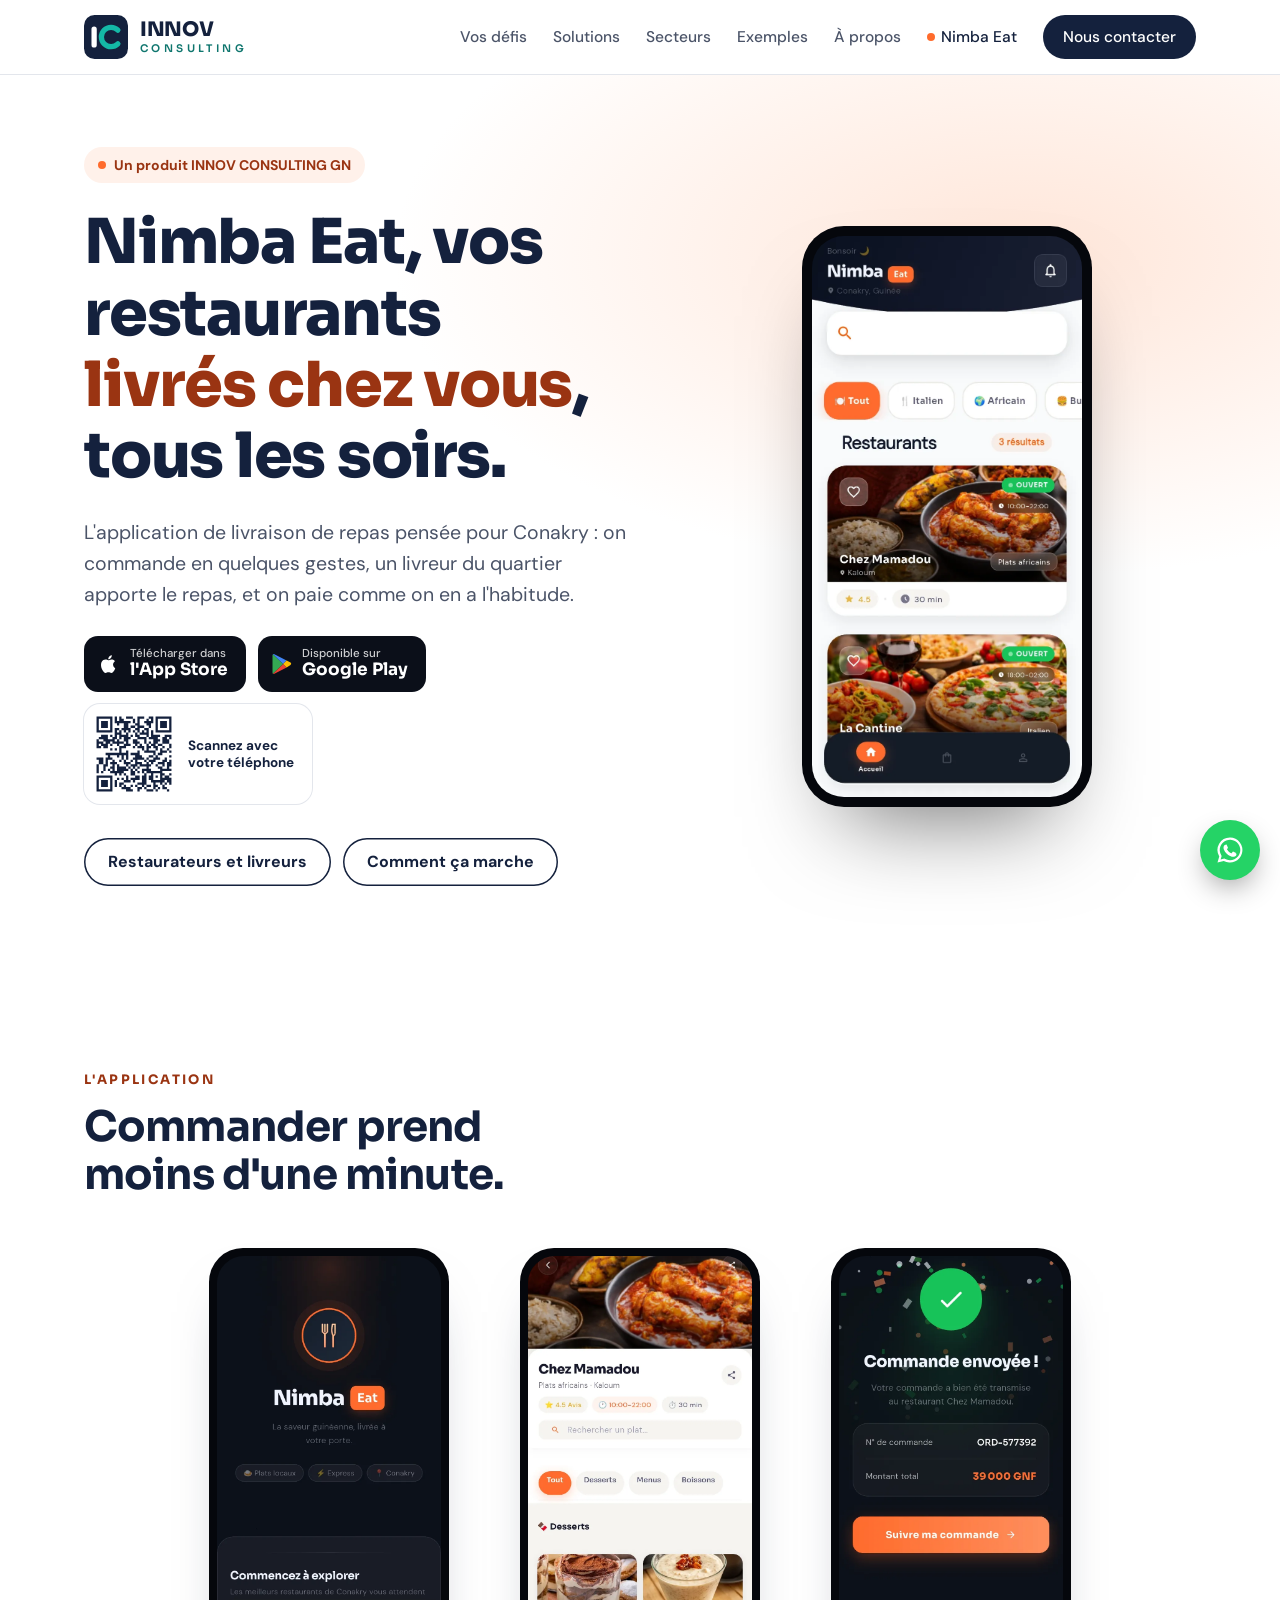
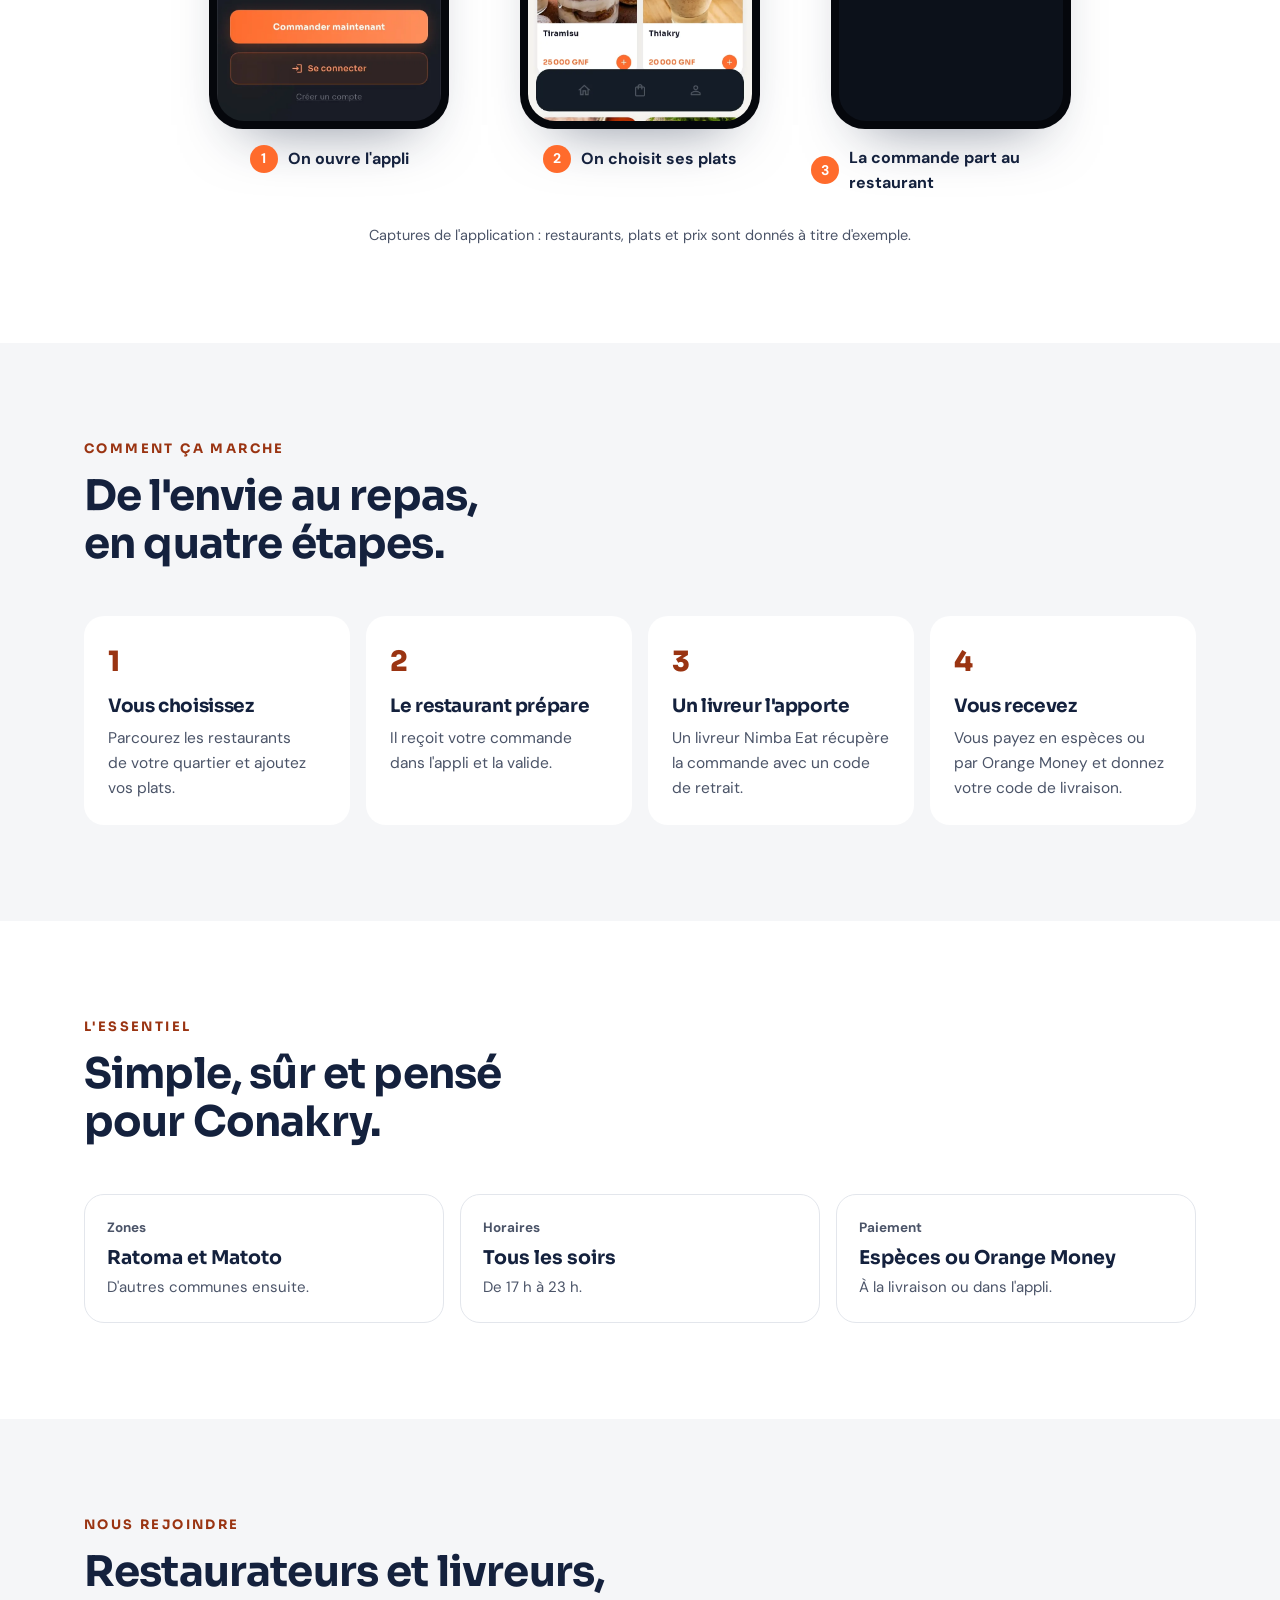
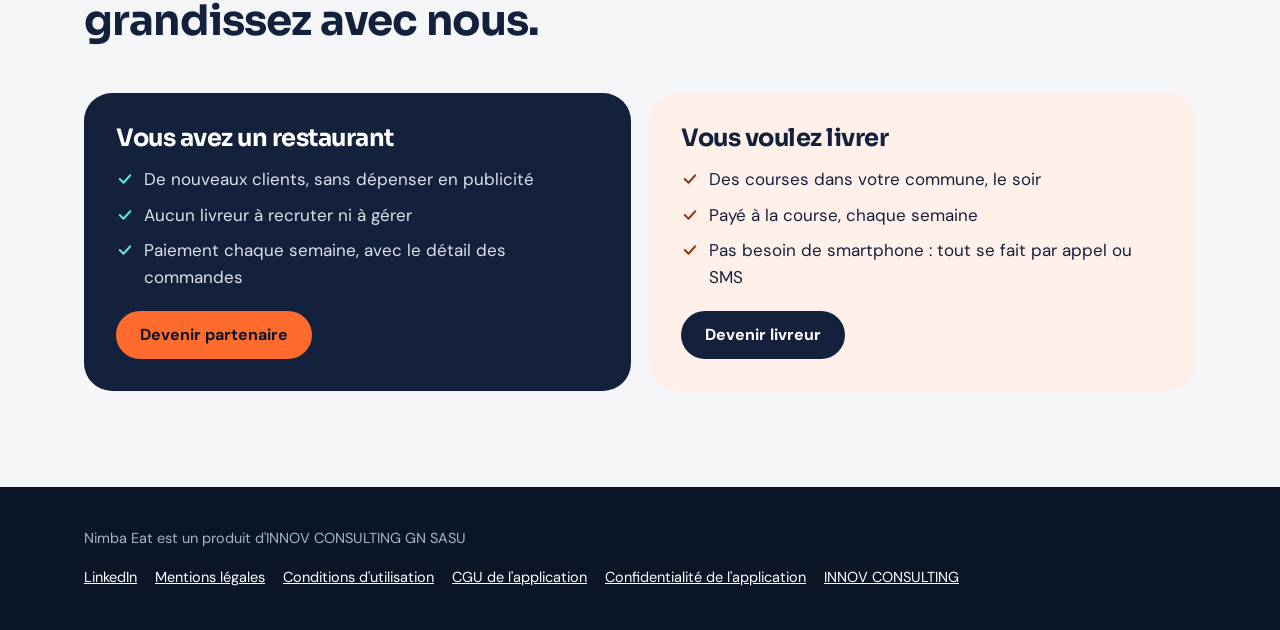
<file: app.html>
<!doctype html>
<html lang="fr"><head><meta charset="utf-8"><meta name="viewport" content="width=device-width, initial-scale=1">
<title>Télécharger Nimba Eat</title><meta name="robots" content="noindex"><link rel="icon" href="favicon.svg" type="image/svg+xml">
<script>(function(){var u=navigator.userAgent||'';var ios=/iPhone|iPad|iPod/i.test(u)||(navigator.platform==='MacIntel'&&navigator.maxTouchPoints>1);
if(ios)location.replace('https://apps.apple.com/fr/app/nimba-eat/id6767639750');else if(/Android/i.test(u))location.replace('https://play.google.com/store/apps/details?id=com.nimbaeat.app');else location.replace('nimba-eat.html#telecharger');})();</script>
<style>body{font-family:system-ui,sans-serif;background:#fff;color:#14213D;text-align:center;padding:48px 20px}a{color:#C2410C;font-weight:700}</style></head>
<body><p>Ouverture de la boutique d'applications…</p><p><a href="https://apps.apple.com/fr/app/nimba-eat/id6767639750">App Store (iPhone)</a> · <a href="https://play.google.com/store/apps/details?id=com.nimbaeat.app">Google Play (Android)</a></p></body></html>
</file>
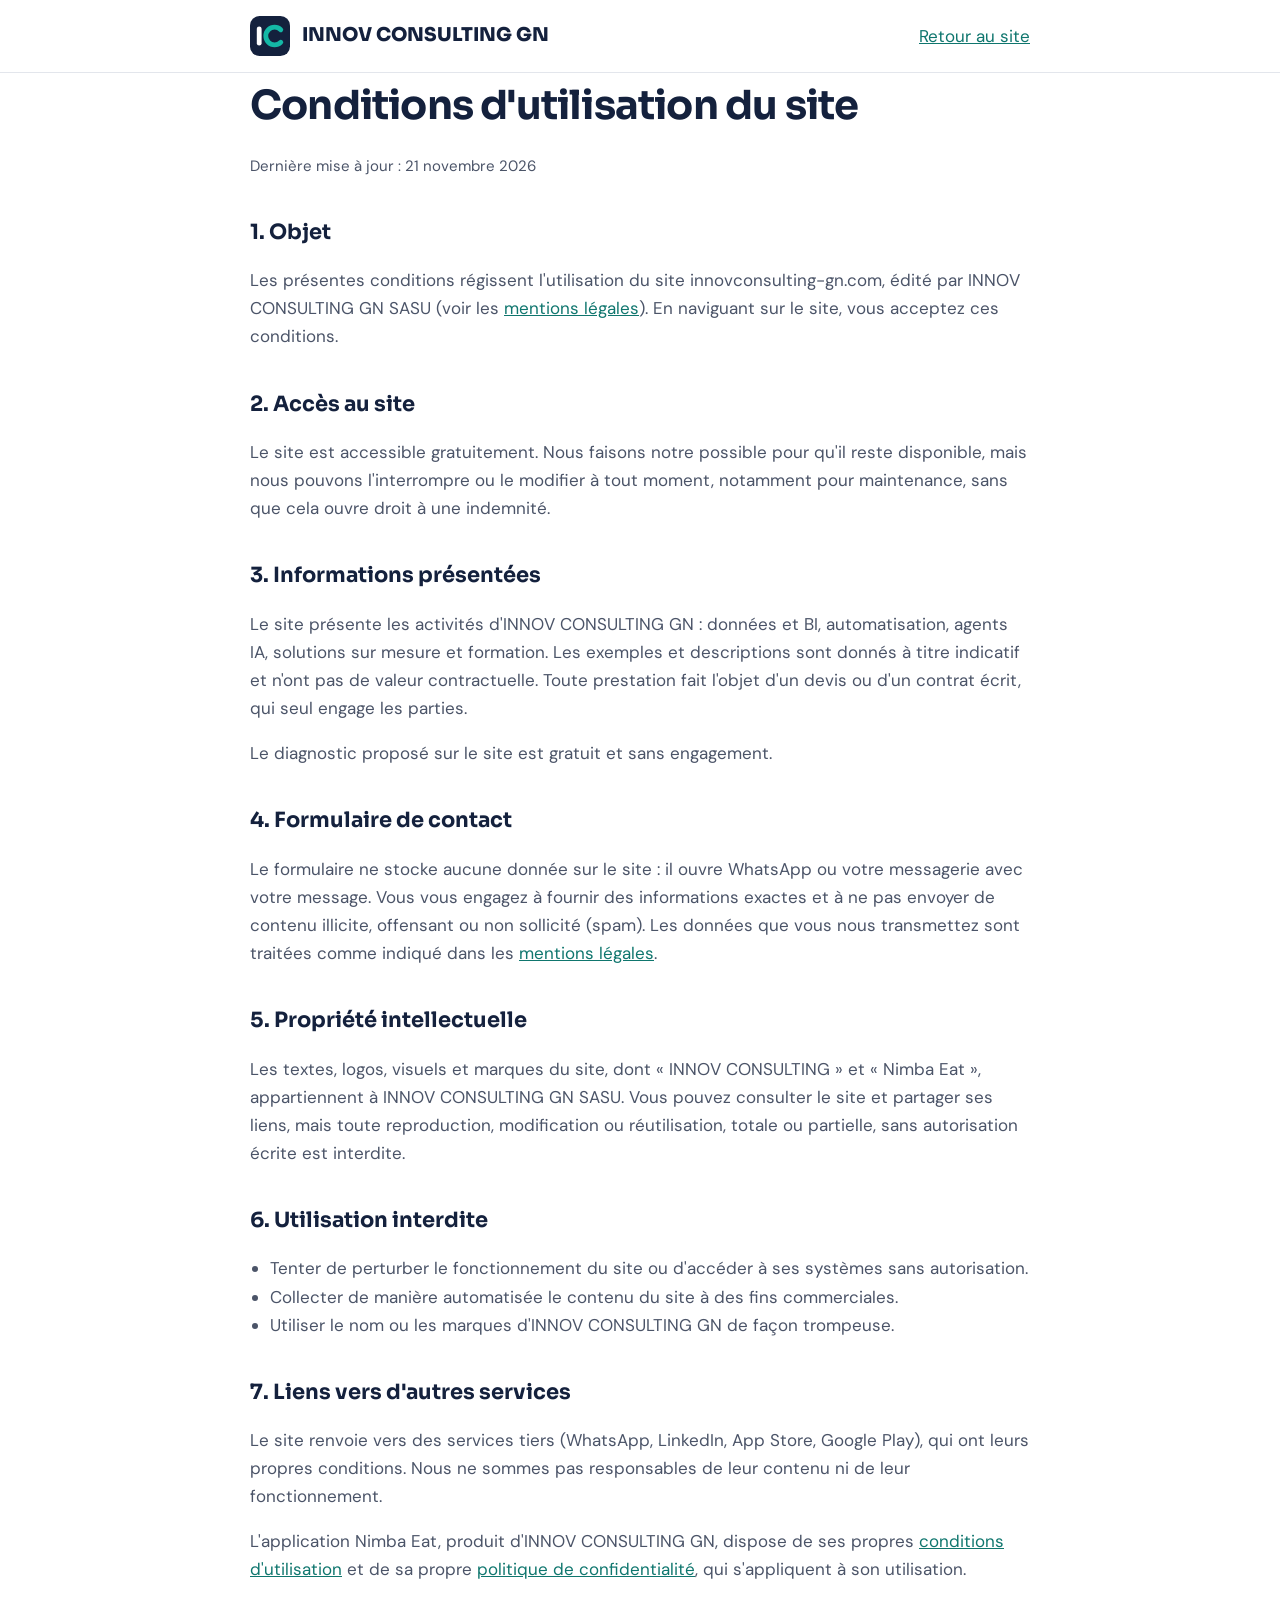
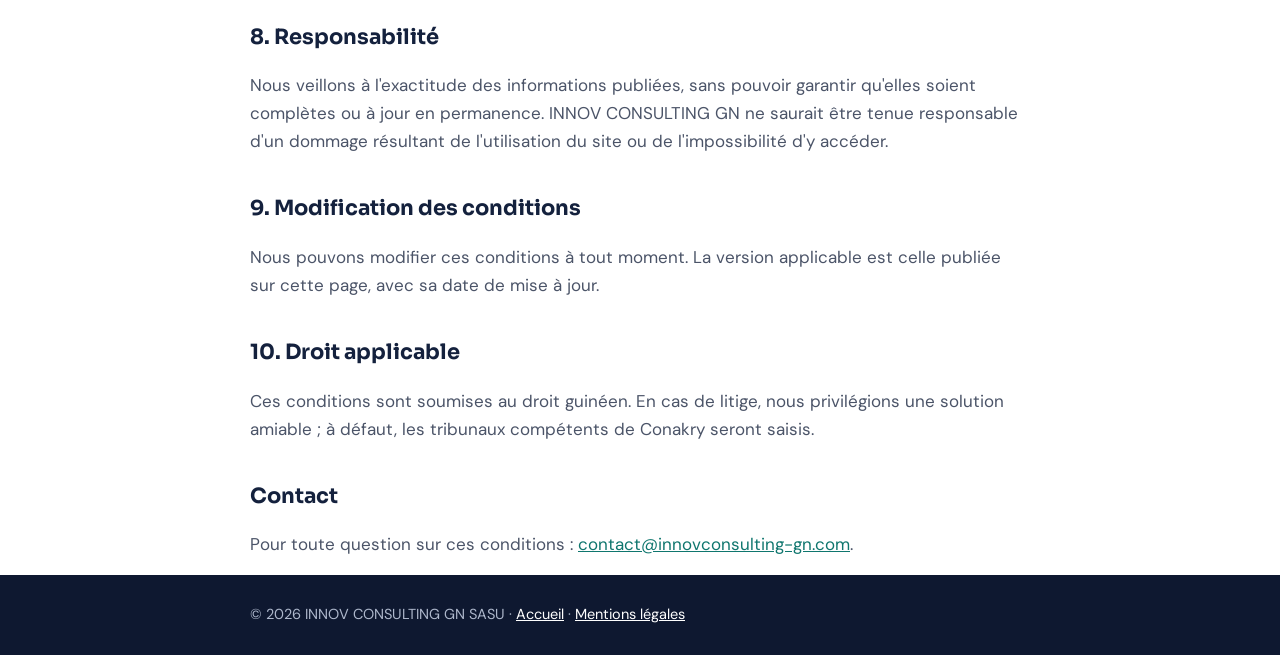
<file: conditions-utilisation.html>
<!doctype html>
<html lang="fr">
<head>
<meta charset="utf-8">
<meta name="viewport" content="width=device-width, initial-scale=1">
<title>Conditions d'utilisation – INNOV CONSULTING GN</title>
<meta name="robots" content="noindex">
<meta name="description" content="Conditions d'utilisation du site d'INNOV CONSULTING GN SASU.">
<link rel="icon" href="favicon.svg" type="image/svg+xml">
<link rel="preconnect" href="https://fonts.googleapis.com">
<link rel="preconnect" href="https://fonts.gstatic.com" crossorigin>
<link href="https://fonts.googleapis.com/css2?family=Sora:wght@700;800&family=DM+Sans:wght@400;500;700&display=swap" rel="stylesheet">
<style>
:root{--navy:#14213D;--navy-deep:#0E1830;--teal-ink:#0F766E;--muted:#4B5468;--line:#E3E6EC}
*{box-sizing:border-box}
body{margin:0;background:#fff;color:var(--navy);font-family:'DM Sans',system-ui,sans-serif;font-size:17px;line-height:1.65}
a{color:var(--teal-ink)}a:hover{color:var(--navy)}
:focus-visible{outline:3px solid #14B8A6;outline-offset:3px;border-radius:6px}
header{border-bottom:1px solid var(--line)}
.wrap{max-width:820px;margin:0 auto;padding:0 20px}
.nav{display:flex;align-items:center;justify-content:space-between;min-height:72px;gap:16px}
.brand{display:flex;align-items:center;gap:12px;text-decoration:none;color:var(--navy)}
.brand b{font-family:'Sora',sans-serif;font-weight:800;font-size:19px}
main{padding:48px 0 72px}
h1{font-family:'Sora',sans-serif;font-size:clamp(30px,5vw,40px);margin:0 0 8px;letter-spacing:-0.02em}
h2{font-family:'Sora',sans-serif;font-size:21px;margin:36px 0 10px}
p,li{color:var(--muted)}
ul{padding-left:20px}
.updated{color:var(--muted);font-size:15px}
footer{background:var(--navy-deep);color:#AEB8CC;padding:28px 0;font-size:14.5px}
footer a{color:#fff}
</style>
</head>
<body>
<header>
  <div class="wrap nav">
    <a class="brand" href="./" aria-label="INNOV CONSULTING GN, retour à l'accueil">
      <svg width="40" height="40" viewBox="0 0 100 100" aria-hidden="true"><rect width="100" height="100" rx="24" fill="#14213D"/><rect x="17" y="26" width="12" height="48" rx="6" fill="#FFFFFF"/><path d="M 77 34.4 A 22 22 0 1 0 77 65.6" fill="none" stroke="#14B8A6" stroke-width="12" stroke-linecap="round"/></svg>
      <b>INNOV CONSULTING GN</b>
    </a>
    <a href="./">Retour au site</a>
  </div>
</header>
<main class="wrap">
  <h1>Conditions d'utilisation du site</h1>
  <p class="updated">Dernière mise à jour : 21 novembre 2026</p>

  <h2>1. Objet</h2>
  <p>Les présentes conditions régissent l'utilisation du site innovconsulting-gn.com, édité par INNOV CONSULTING GN SASU (voir les <a href="mentions-legales.html">mentions légales</a>). En naviguant sur le site, vous acceptez ces conditions.</p>

  <h2>2. Accès au site</h2>
  <p>Le site est accessible gratuitement. Nous faisons notre possible pour qu'il reste disponible, mais nous pouvons l'interrompre ou le modifier à tout moment, notamment pour maintenance, sans que cela ouvre droit à une indemnité.</p>

  <h2>3. Informations présentées</h2>
  <p>Le site présente les activités d'INNOV CONSULTING GN : données et BI, automatisation, agents IA, solutions sur mesure et formation. Les exemples et descriptions sont donnés à titre indicatif et n'ont pas de valeur contractuelle. Toute prestation fait l'objet d'un devis ou d'un contrat écrit, qui seul engage les parties.</p>
  <p>Le diagnostic proposé sur le site est gratuit et sans engagement.</p>

  <h2>4. Formulaire de contact</h2>
  <p>Le formulaire ne stocke aucune donnée sur le site : il ouvre WhatsApp ou votre messagerie avec votre message. Vous vous engagez à fournir des informations exactes et à ne pas envoyer de contenu illicite, offensant ou non sollicité (spam). Les données que vous nous transmettez sont traitées comme indiqué dans les <a href="mentions-legales.html">mentions légales</a>.</p>

  <h2>5. Propriété intellectuelle</h2>
  <p>Les textes, logos, visuels et marques du site, dont « INNOV CONSULTING » et « Nimba Eat », appartiennent à INNOV CONSULTING GN SASU. Vous pouvez consulter le site et partager ses liens, mais toute reproduction, modification ou réutilisation, totale ou partielle, sans autorisation écrite est interdite.</p>

  <h2>6. Utilisation interdite</h2>
  <ul>
    <li>Tenter de perturber le fonctionnement du site ou d'accéder à ses systèmes sans autorisation.</li>
    <li>Collecter de manière automatisée le contenu du site à des fins commerciales.</li>
    <li>Utiliser le nom ou les marques d'INNOV CONSULTING GN de façon trompeuse.</li>
  </ul>

  <h2>7. Liens vers d'autres services</h2>
  <p>Le site renvoie vers des services tiers (WhatsApp, LinkedIn, App Store, Google Play), qui ont leurs propres conditions. Nous ne sommes pas responsables de leur contenu ni de leur fonctionnement.</p>
  <p>L'application Nimba Eat, produit d'INNOV CONSULTING GN, dispose de ses propres <a href="https://bahabdoulaye944.github.io/nimbaeat-legal/cgu.html">conditions d'utilisation</a> et de sa propre <a href="https://bahabdoulaye944.github.io/nimbaeat-legal/privacy.html">politique de confidentialité</a>, qui s'appliquent à son utilisation.</p>

  <h2>8. Responsabilité</h2>
  <p>Nous veillons à l'exactitude des informations publiées, sans pouvoir garantir qu'elles soient complètes ou à jour en permanence. INNOV CONSULTING GN ne saurait être tenue responsable d'un dommage résultant de l'utilisation du site ou de l'impossibilité d'y accéder.</p>

  <h2>9. Modification des conditions</h2>
  <p>Nous pouvons modifier ces conditions à tout moment. La version applicable est celle publiée sur cette page, avec sa date de mise à jour.</p>

  <h2>10. Droit applicable</h2>
  <p>Ces conditions sont soumises au droit guinéen. En cas de litige, nous privilégions une solution amiable ; à défaut, les tribunaux compétents de Conakry seront saisis.</p>

  <h2>Contact</h2>
  <p>Pour toute question sur ces conditions : <a href="mailto:contact@innovconsulting-gn.com">contact@innovconsulting-gn.com</a>.</p>
</main>
<footer>
  <div class="wrap">© 2026 INNOV CONSULTING GN SASU · <a href="./">Accueil</a> · <a href="mentions-legales.html">Mentions légales</a></div>
</footer>
</body>
</html>
</file>
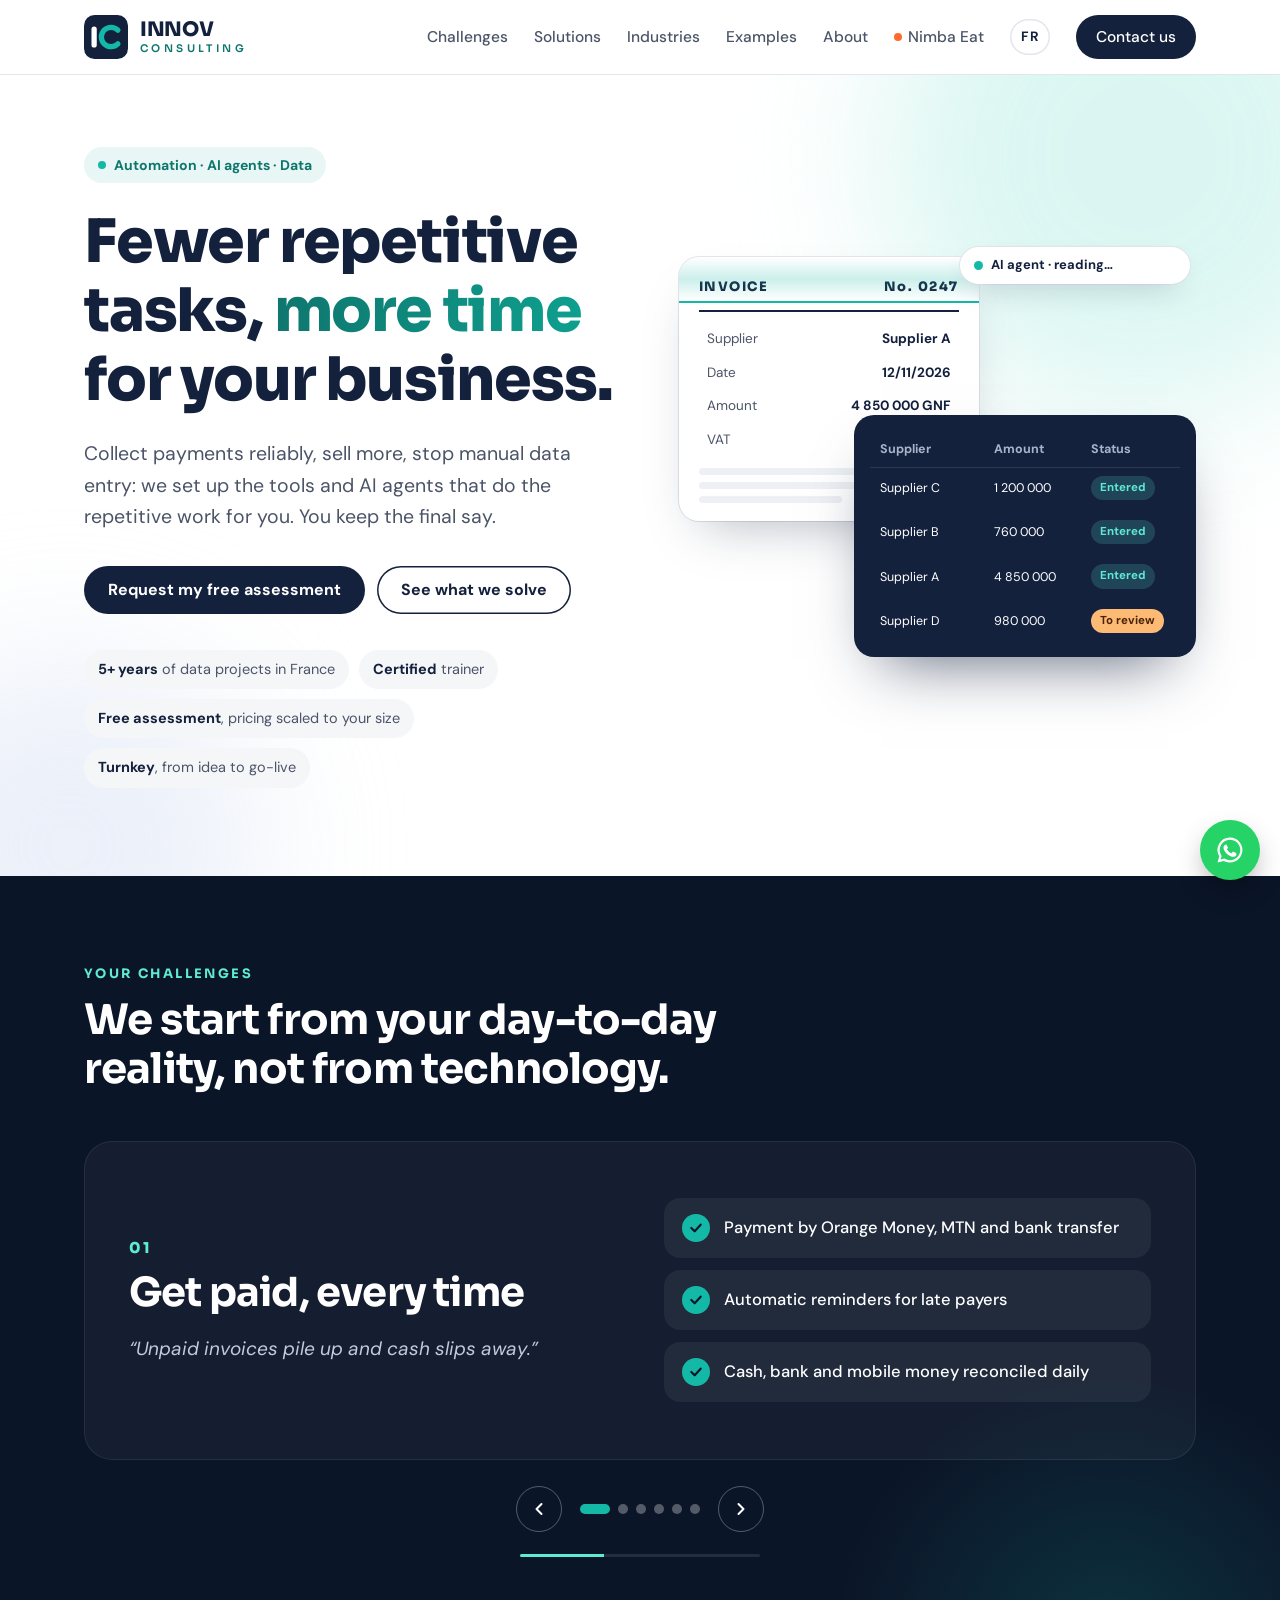
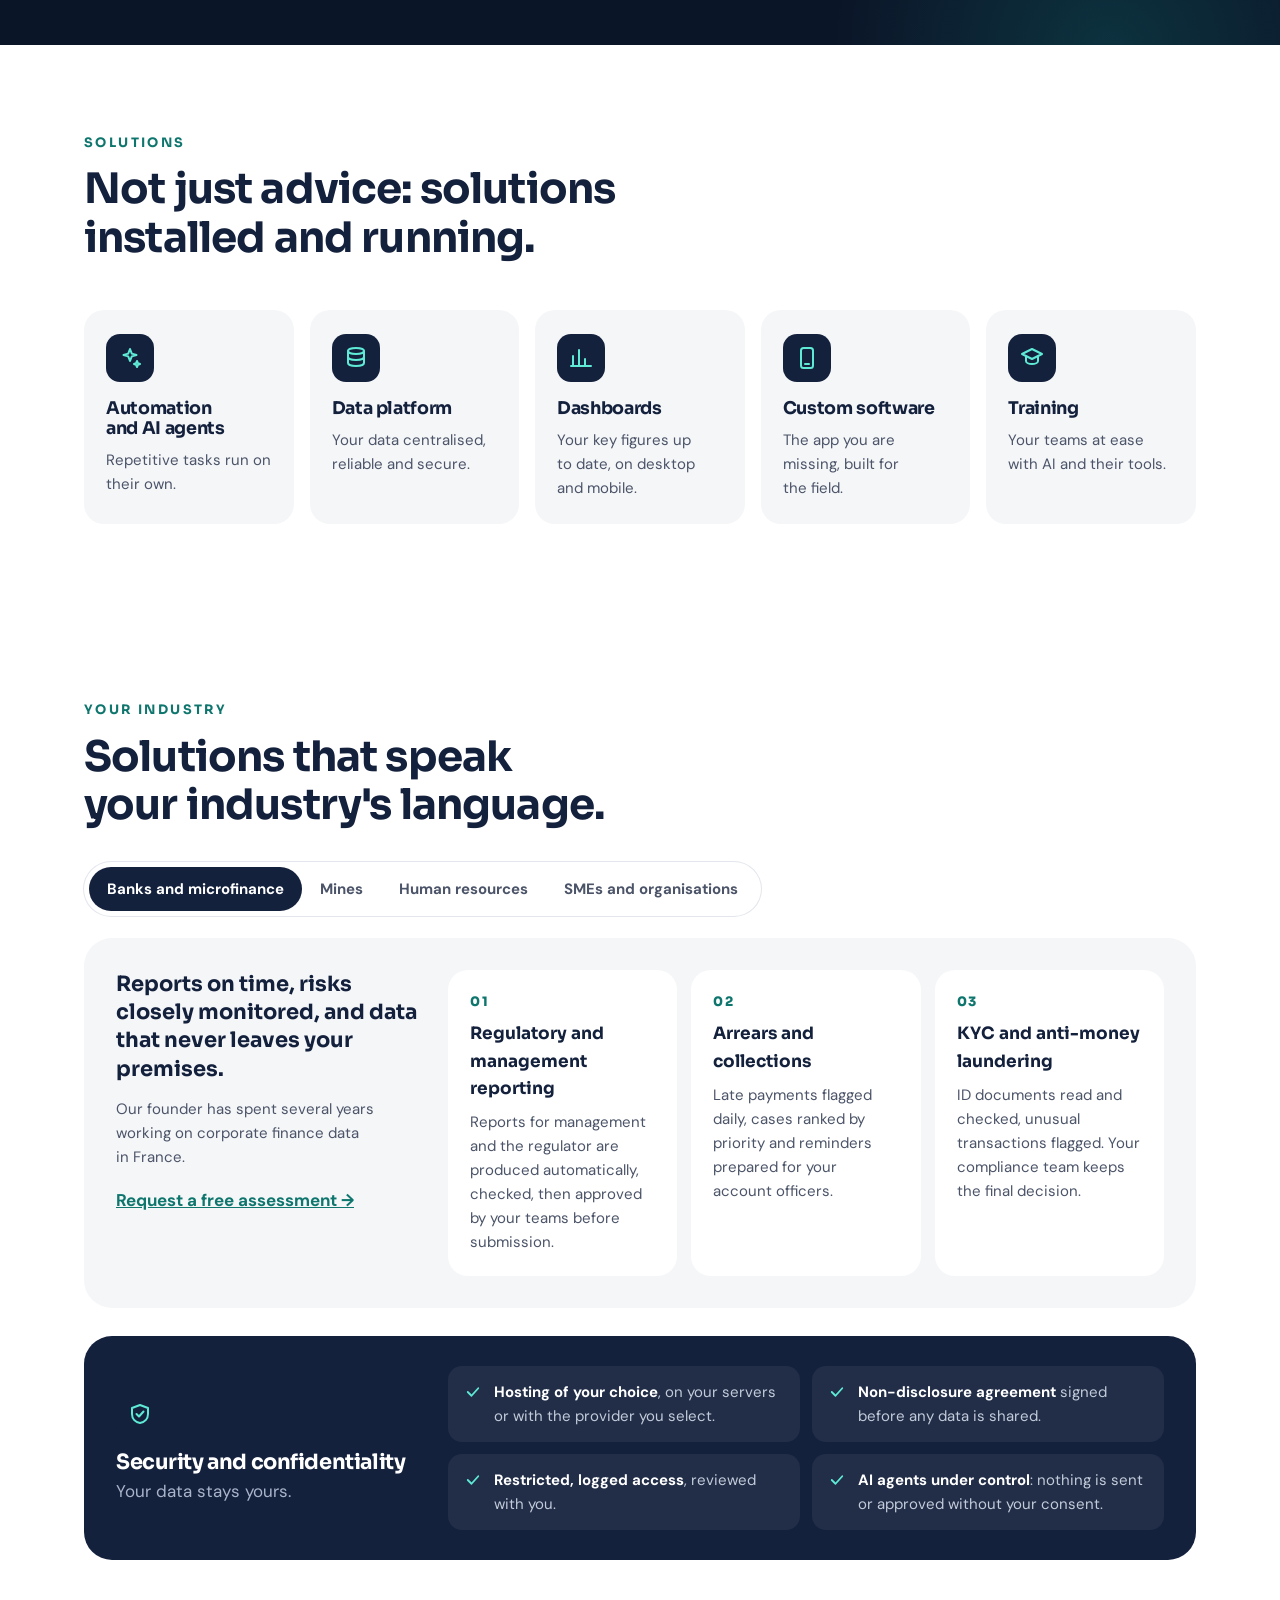
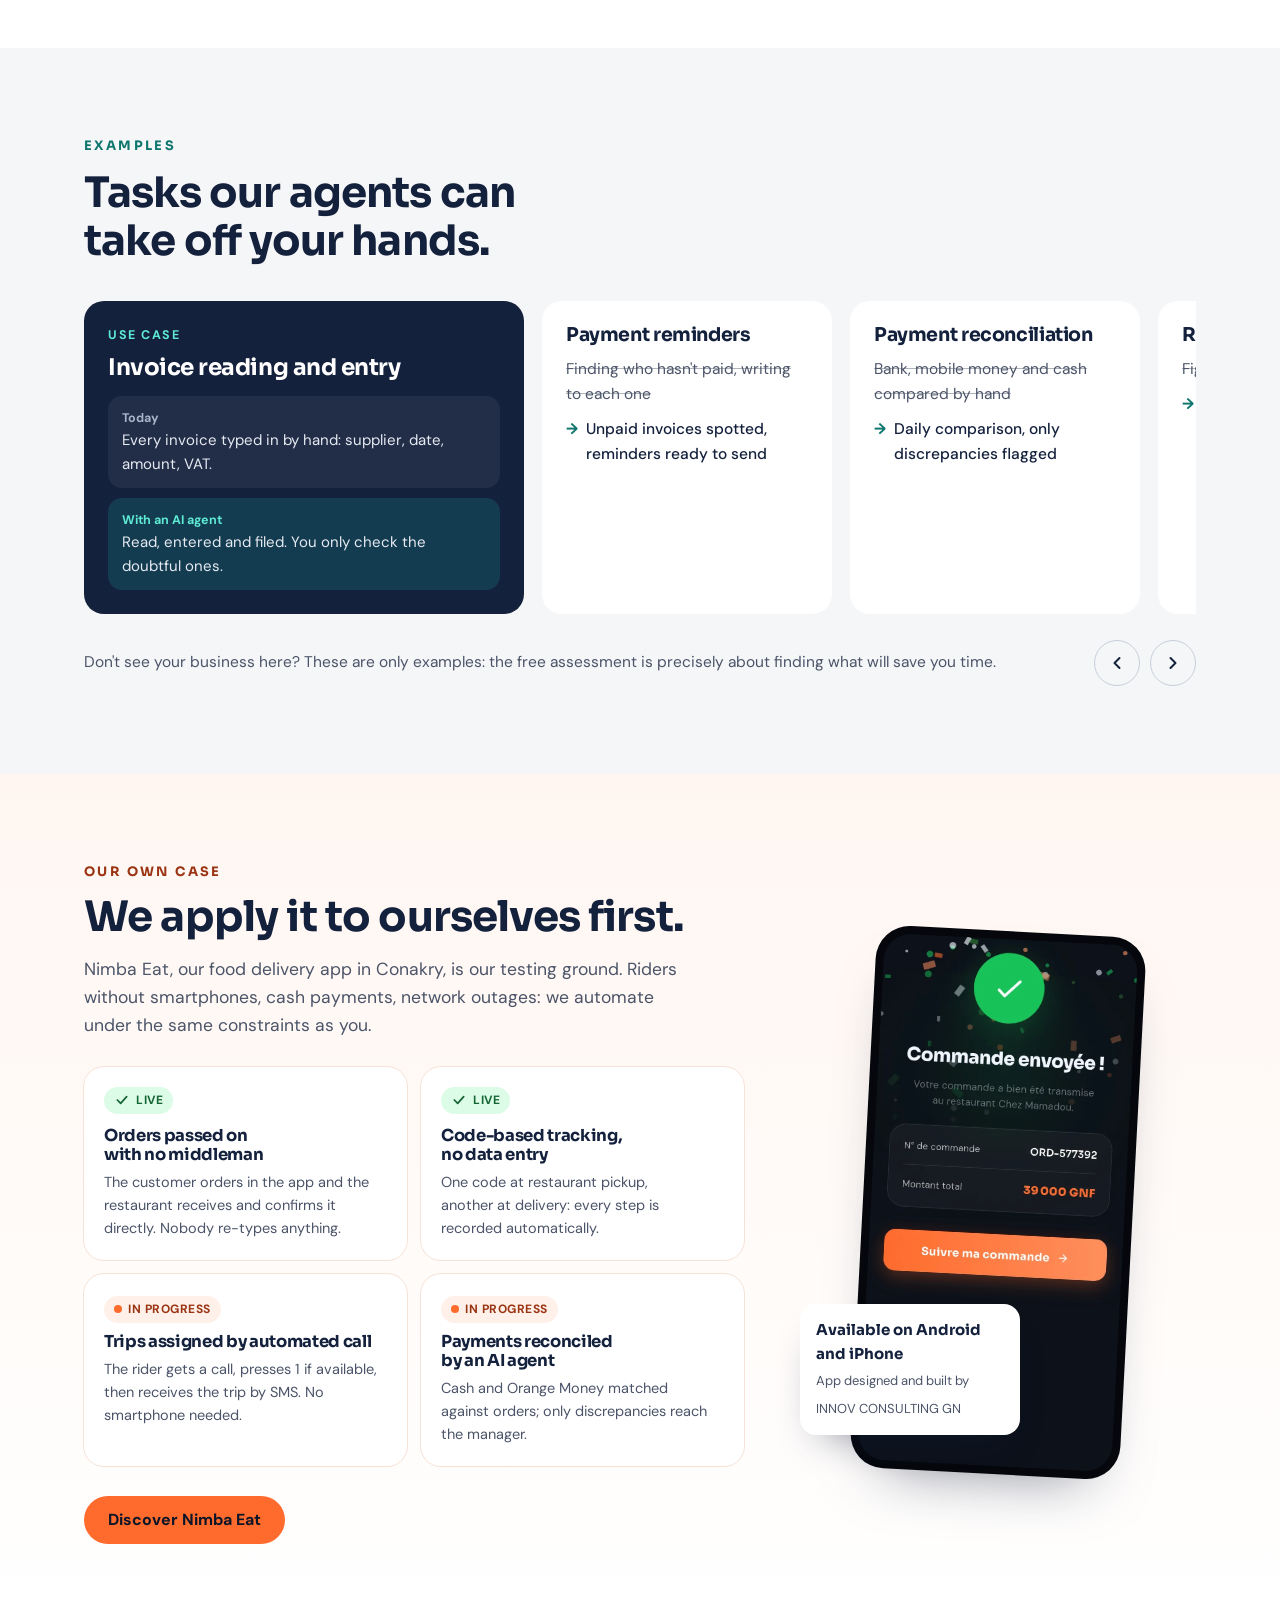
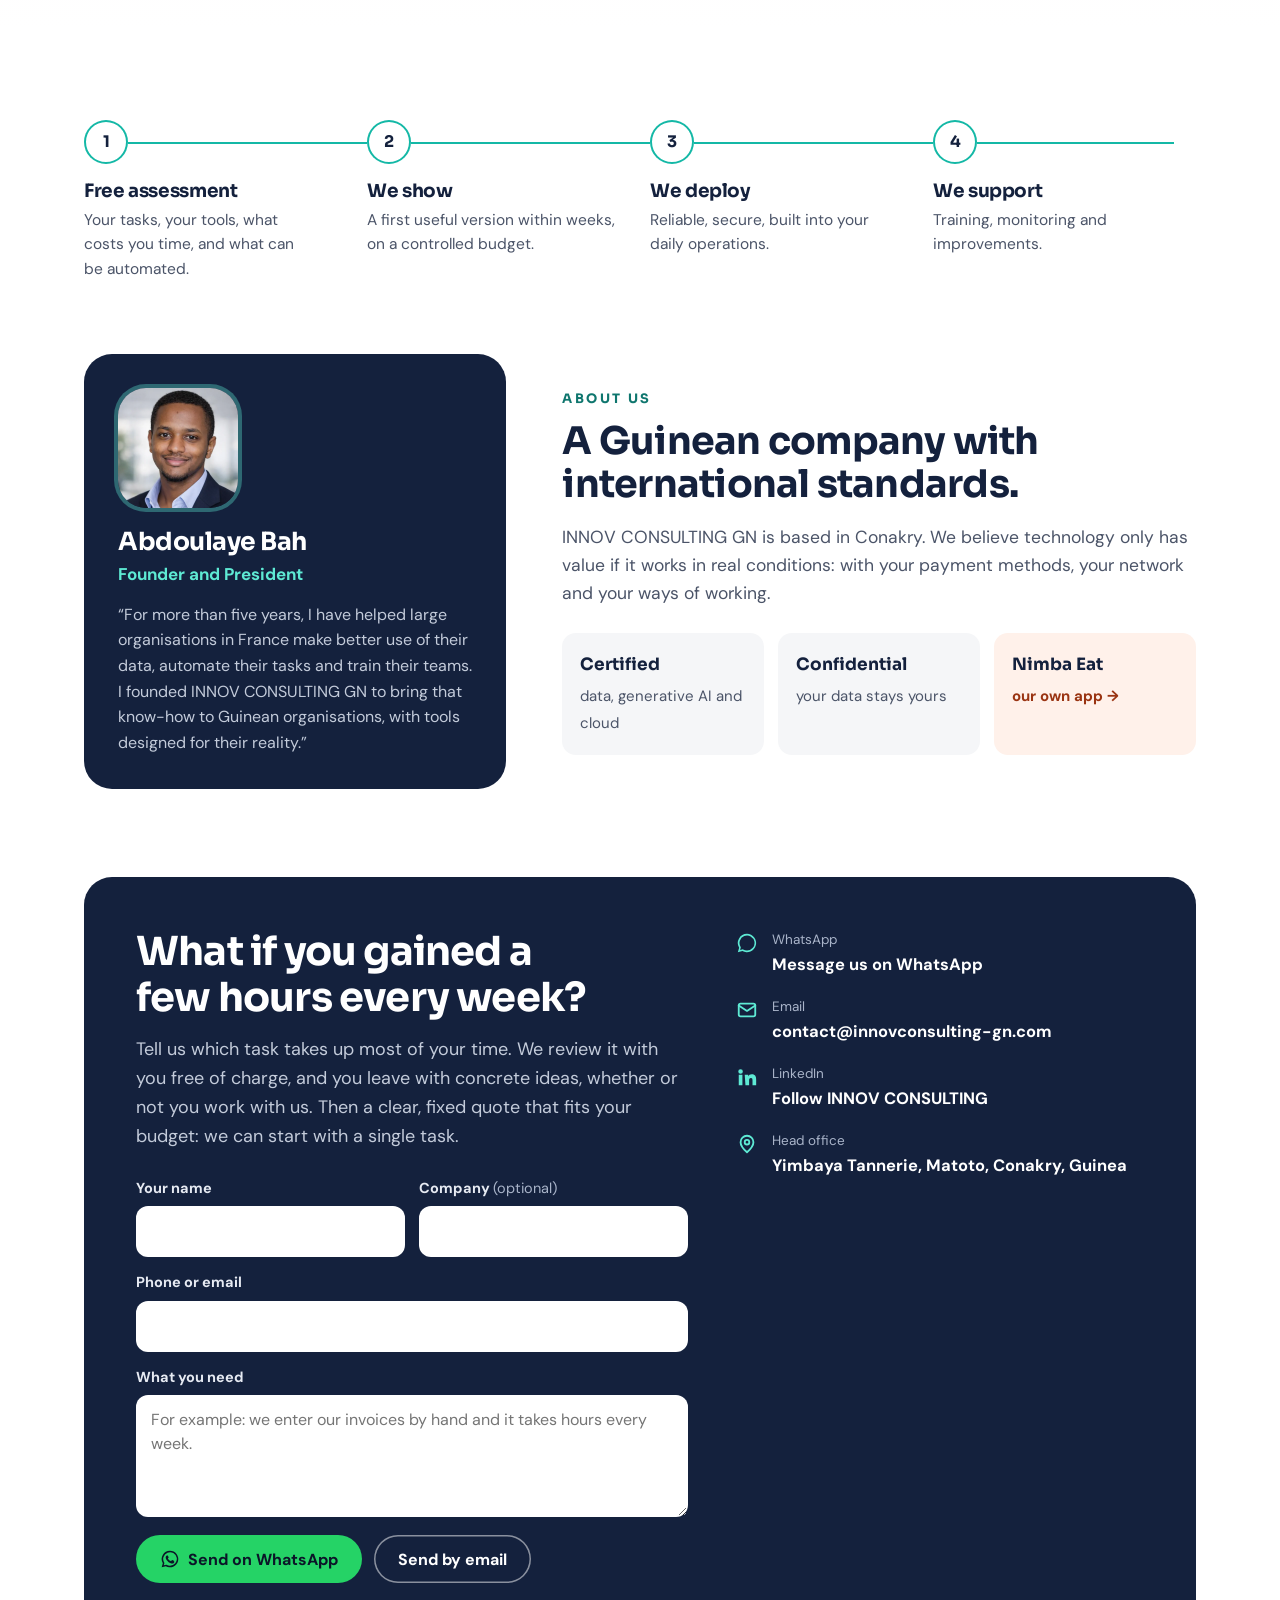
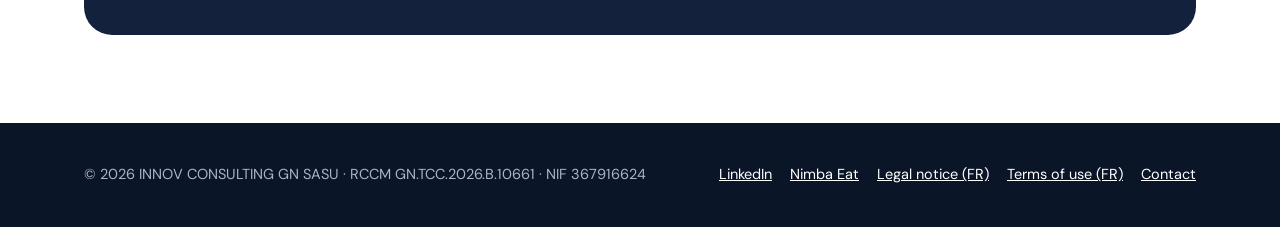
<file: en.html>
<!doctype html>
<html lang="en">
<head>
<meta charset="utf-8">
<meta name="viewport" content="width=device-width, initial-scale=1">
<title>INNOV CONSULTING GN – Automation, AI agents and data in Guinea</title>
<meta name="description" content="INNOV CONSULTING GN, based in Conakry, builds solutions that save time for organisations in Guinea: automation, AI agents, data platforms, dashboards and custom software. Free assessment.">
<meta property="og:title" content="INNOV CONSULTING GN – Automation, AI agents and data in Guinea">
<meta property="og:description" content="Automation, AI agents and data for organisations in Guinea. Free assessment.">
<meta property="og:type" content="website">
<meta property="og:url" content="https://innovconsulting-gn.com/en.html">
<link rel="canonical" href="https://innovconsulting-gn.com/en.html">
<link rel="alternate" hreflang="fr" href="https://innovconsulting-gn.com/">
<link rel="alternate" hreflang="en" href="https://innovconsulting-gn.com/en.html">
<link rel="alternate" hreflang="x-default" href="https://innovconsulting-gn.com/">
<meta property="og:site_name" content="INNOV CONSULTING GN">
<meta property="og:locale" content="en_GB">
<meta property="og:image" content="https://innovconsulting-gn.com/img/og-home.jpg">
<meta property="og:image:width" content="1200">
<meta property="og:image:height" content="630">
<meta property="og:image:alt" content="INNOV CONSULTING GN: fewer repetitive tasks, more time for your business">
<meta name="twitter:card" content="summary_large_image">
<meta name="twitter:title" content="INNOV CONSULTING GN – Automation, AI agents and data in Guinea">
<meta name="twitter:description" content="Automation, AI agents and data for organisations in Guinea. Free assessment.">
<meta name="twitter:image" content="https://innovconsulting-gn.com/img/og-home.jpg">
<meta name="theme-color" content="#14213D">
<link rel="apple-touch-icon" href="apple-touch-icon.png">
<script type="application/ld+json">{"@context": "https://schema.org", "@type": "ProfessionalService", "name": "INNOV CONSULTING GN", "legalName": "INNOV CONSULTING GN SASU", "url": "https://innovconsulting-gn.com/", "logo": "https://innovconsulting-gn.com/apple-touch-icon.png", "image": "https://innovconsulting-gn.com/img/og-home.jpg", "description": "Automation, AI agents, data platforms, dashboards, custom software and training for organisations in Guinea.", "email": "contact@innovconsulting-gn.com", "address": {"@type": "PostalAddress", "streetAddress": "Yimbaya Tannerie", "addressLocality": "Conakry", "addressRegion": "Matoto", "addressCountry": "GN"}, "areaServed": "GN", "founder": {"@type": "Person", "name": "Abdoulaye Bah", "jobTitle": "Founder and President"}, "sameAs": ["https://www.linkedin.com/company/innov-consulting-gn/"], "knowsLanguage": ["fr", "en"]}</script>
<link rel="icon" href="favicon.svg" type="image/svg+xml">
<link rel="preconnect" href="https://fonts.googleapis.com">
<link rel="preconnect" href="https://fonts.gstatic.com" crossorigin>
<link href="https://fonts.googleapis.com/css2?family=Sora:wght@600;700;800&family=DM+Sans:wght@400;500;700&display=swap" rel="stylesheet">
<link rel="stylesheet" href="styles.css">
<script>document.documentElement.classList.add('js')</script>
</head>
<body class="home">
<a class="skip" href="#contenu">Skip to content</a>

<header class="site-header">
  <div class="wrap nav">
    <a class="brand" href="en.html" aria-label="INNOV CONSULTING GN, home">
      <svg width="44" height="44" viewBox="0 0 100 100" aria-hidden="true"><rect width="100" height="100" rx="24" fill="#14213D"/><rect x="17" y="26" width="12" height="48" rx="6" fill="#FFFFFF"/><path d="M 77 34.4 A 22 22 0 1 0 77 65.6" fill="none" stroke="#14B8A6" stroke-width="12" stroke-linecap="round"/></svg>
      <span class="brand-name"><b>INNOV</b><span>CONSULTING</span></span>
    </a>
    <nav class="menu" aria-label="Main navigation">
      <a href="#defis">Challenges</a>
      <a href="#solutions">Solutions</a>
      <a href="#secteurs">Industries</a>
      <a href="#exemples">Examples</a>
      <a href="#a-propos">About</a>
      <a class="menu-product" href="nimba-eat.html">Nimba Eat</a>
      <a class="lang" href="./" hreflang="fr" lang="fr" aria-label="Version française">FR</a>
      <a class="btn btn-primary" href="#contact">Contact us</a>
    </nav>
  </div>
</header>

<main id="contenu">

  <!-- HERO -->
  <section class="h2-hero" aria-labelledby="titre">
    <div class="glow g1" aria-hidden="true"></div>
    <div class="glow g2" aria-hidden="true"></div>
    <div class="wrap h2-grid">
      <div class="h2-text">
        <div class="kicker"><i></i>Automation · AI agents · Data</div>
        <h1 id="titre">Fewer repetitive tasks, <em>more time</em> for your business.</h1>
        <p class="lead">Collect payments reliably, sell more, stop manual data entry: we set up the tools and AI agents that do the repetitive work for you. You keep the final say.</p>
        <div class="ctas">
          <a class="btn btn-primary" href="#contact">Request my free assessment</a>
          <a class="btn btn-ghost" href="#defis">See what we solve</a>
        </div>
        <ul class="h2-proof">
          <li><b>5+ years</b> of data projects in France</li>
          <li><b>Certified</b> trainer</li>
          <li><b>Free assessment</b>, pricing scaled to your size</li>
          <li><b>Turnkey</b>, from idea to go-live</li>
        </ul>
      </div>

      <div class="scene" role="img" aria-label="Animation: an AI agent reads an invoice and fills in a spreadsheet; one line is flagged for review">
        <div class="doc">
          <div class="doc-head"><span>INVOICE</span><span>No. 0247</span></div>
          <div class="doc-row"><i>Supplier</i><b>Supplier A</b></div>
          <div class="doc-row"><i>Date</i><b>12/11/2026</b></div>
          <div class="doc-row"><i>Amount</i><b>4 850 000 GNF</b></div>
          <div class="doc-row"><i>VAT</i><b>18%</b></div>
          <div class="doc-lines"><span></span><span></span><span></span></div>
          <div class="scan" aria-hidden="true"></div>
        </div>
        <div class="flow" aria-hidden="true"><span></span><span></span><span></span></div>
        <div class="sheet">
          <div class="sheet-head"><span>Supplier</span><span>Amount</span><span>Status</span></div>
          <div class="sheet-row r1"><span>Supplier C</span><span>1 200 000</span><span class="chip ok">Entered</span></div>
          <div class="sheet-row r2"><span>Supplier B</span><span>760 000</span><span class="chip ok">Entered</span></div>
          <div class="sheet-row r3 new"><span>Supplier A</span><span>4 850 000</span><span class="chip ok">Entered</span></div>
          <div class="sheet-row r4 new2"><span>Supplier D</span><span>980 000</span><span class="chip warn">To review</span></div>
        </div>
        <div class="agent-pill"><i></i><span class="s1">AI agent · reading…</span><span class="s2">Done · 1 invoice to review</span></div>
      </div>
    </div>
  </section>

  <!-- DEFIS : slider -->
  <section id="defis" class="defis" aria-labelledby="t-defis">
    <div class="wrap">
      <div class="sec-head reveal">
        <div class="eyebrow">Your challenges</div>
        <h2 id="t-defis">We start from your day-to-day reality, not from technology.</h2>
      </div>

      <div class="slider" data-slider data-autoplay="7000" aria-roledescription="carousel" aria-label="Business challenges and solutions">
        <div class="slides">
          <article class="slide" aria-roledescription="slide" aria-label="1 of 6">
            <div class="slide-l"><div class="slide-n">01</div><h3>Get paid, every time</h3><p class="slide-q">“Unpaid invoices pile up and cash slips away.”</p></div>
            <ul class="slide-r"><li>Payment by Orange Money, MTN and bank transfer</li><li>Automatic reminders for late payers</li><li>Cash, bank and mobile money reconciled daily</li></ul>
          </article>
          <article class="slide" aria-roledescription="slide" aria-label="2 of 6">
            <div class="slide-l"><div class="slide-n">02</div><h3>Sell more</h3><p class="slide-q">“Sales are flat and we don't know who our customers are.”</p></div>
            <ul class="slide-r"><li>Catalogue and orders on WhatsApp</li><li>Customer records and purchase history</li><li>Targeted SMS and WhatsApp campaigns</li></ul>
          </article>
          <article class="slide" aria-roledescription="slide" aria-label="3 of 6">
            <div class="slide-l"><div class="slide-n">03</div><h3>Save time</h3><p class="slide-q">“Our teams spend their days copying data by hand.”</p></div>
            <ul class="slide-r"><li>Invoices and delivery notes read and entered by an AI agent</li><li>Reports ready every morning</li><li>Customer replies drafted for you to check</li></ul>
          </article>
          <article class="slide" aria-roledescription="slide" aria-label="4 of 6">
            <div class="slide-l"><div class="slide-n">04</div><h3>Steer with reliable numbers</h3><p class="slide-q">“Every department has its own Excel file and nobody has the same figures.”</p></div>
            <ul class="slide-r"><li>All your data in one warehouse</li><li>Dashboard on your phone</li><li>Alerts when a figure goes off track</li></ul>
          </article>
          <article class="slide" aria-roledescription="slide" aria-label="5 of 6">
            <div class="slide-l"><div class="slide-n">05</div><h3>Stay compliant without the hours</h3><p class="slide-q">“Tax filings, payroll, paperwork: everything starts over each month.”</p></div>
            <ul class="slide-r"><li>Data ready for your online filings</li><li>Documents archived and found in seconds</li><li>Records ready for your accountants and auditors</li></ul>
          </article>
          <article class="slide" aria-roledescription="slide" aria-label="6 of 6">
            <div class="slide-l"><div class="slide-n">06</div><h3>Keep working through outages</h3><p class="slide-q">“One power cut or slow network and everything stops.”</p></div>
            <ul class="slide-r"><li>Tools that work offline</li><li>Sync as soon as the network is back</li><li>Automatic backups of your data</li></ul>
          </article>
        </div>
        <div class="slider-ui">
          <button class="sl-btn" data-prev type="button" aria-label="Previous challenge"><svg width="20" height="20" viewBox="0 0 24 24" fill="none" stroke="currentColor" stroke-width="2.4" stroke-linecap="round" stroke-linejoin="round" aria-hidden="true"><path d="M15 6l-6 6 6 6"/></svg></button>
          <div class="dots" data-dots></div>
          <button class="sl-btn" data-next type="button" aria-label="Next challenge"><svg width="20" height="20" viewBox="0 0 24 24" fill="none" stroke="currentColor" stroke-width="2.4" stroke-linecap="round" stroke-linejoin="round" aria-hidden="true"><path d="M9 6l6 6-6 6"/></svg></button>
        </div>
        <div class="progress" aria-hidden="true"><span data-progress></span></div>
      </div>
    </div>
  </section>

  <!-- SOLUTIONS -->
  <section id="solutions" aria-labelledby="t-solutions">
    <div class="wrap">
      <div class="sec-head reveal">
        <div class="eyebrow">Solutions</div>
        <h2 id="t-solutions">Not just advice: solutions installed and running.</h2>
      </div>
      <div class="tiles">
        <div class="tile reveal"><div class="ico"><svg width="24" height="24" viewBox="0 0 24 24" fill="none" stroke="#5EEAD4" stroke-width="2" stroke-linecap="round" stroke-linejoin="round" aria-hidden="true"><path d="M12 3l1.8 4.6L18.5 9l-4.7 1.4L12 15l-1.8-4.6L5.5 9l4.7-1.4z"/><path d="M19 15l.9 2.1L22 18l-2.1.9L19 21l-.9-2.1L16 18l2.1-.9z"/></svg></div><h3>Automation and AI agents</h3><p>Repetitive tasks run on their own.</p></div>
        <div class="tile reveal"><div class="ico"><svg width="24" height="24" viewBox="0 0 24 24" fill="none" stroke="#5EEAD4" stroke-width="2" stroke-linecap="round" stroke-linejoin="round" aria-hidden="true"><ellipse cx="12" cy="5" rx="8" ry="3"/><path d="M4 5v6c0 1.7 3.6 3 8 3s8-1.3 8-3V5"/><path d="M4 11v6c0 1.7 3.6 3 8 3s8-1.3 8-3v-6"/></svg></div><h3>Data platform</h3><p>Your data centralised, reliable and secure.</p></div>
        <div class="tile reveal"><div class="ico"><svg width="24" height="24" viewBox="0 0 24 24" fill="none" stroke="#5EEAD4" stroke-width="2" stroke-linecap="round" stroke-linejoin="round" aria-hidden="true"><path d="M4 20V10"/><path d="M10 20V4"/><path d="M16 20v-7"/><path d="M22 20H2"/></svg></div><h3>Dashboards</h3><p>Your key figures up to date, on desktop and mobile.</p></div>
        <div class="tile reveal"><div class="ico"><svg width="24" height="24" viewBox="0 0 24 24" fill="none" stroke="#5EEAD4" stroke-width="2" stroke-linecap="round" stroke-linejoin="round" aria-hidden="true"><rect x="6" y="2" width="12" height="20" rx="2.5"/><path d="M10 18h4"/></svg></div><h3>Custom software</h3><p>The app you are missing, built for the field.</p></div>
        <div class="tile reveal"><div class="ico"><svg width="24" height="24" viewBox="0 0 24 24" fill="none" stroke="#5EEAD4" stroke-width="2" stroke-linecap="round" stroke-linejoin="round" aria-hidden="true"><path d="M2 8l10-5 10 5-10 5z"/><path d="M6 10v5c0 1.7 2.7 3 6 3s6-1.3 6-3v-5"/></svg></div><h3>Training</h3><p>Your teams at ease with AI and their tools.</p></div>
      </div>
    </div>
  </section>

  <!-- SECTEURS -->
  <section id="secteurs" aria-labelledby="t-secteurs">
    <div class="wrap">
      <div class="ex-head reveal">
        <div class="sec-head" style="margin-bottom:0">
          <div class="eyebrow">Your industry</div>
          <h2 id="t-secteurs">Solutions that speak your industry's language.</h2>
        </div>
      </div>
      <div class="sx reveal">
        <div class="tabs sx-tabs" role="tablist" aria-label="Industries">
          <button role="tab" id="sx-t1" aria-controls="sx-p1" aria-selected="true" type="button">Banks and microfinance</button>
          <button role="tab" id="sx-t2" aria-controls="sx-p2" aria-selected="false" tabindex="-1" type="button">Mines</button>
          <button role="tab" id="sx-t3" aria-controls="sx-p3" aria-selected="false" tabindex="-1" type="button">Human resources</button>
          <button role="tab" id="sx-t4" aria-controls="sx-p4" aria-selected="false" tabindex="-1" type="button">SMEs and organisations</button>
        </div>
      <div id="sx-p1" role="tabpanel" aria-labelledby="sx-t1" class="sx-panel">
        <div class="sx-intro"><p class="sx-lead">Reports on time, risks closely monitored, and data that never leaves your premises.</p><p class="sx-note">Our founder has spent several years working on corporate finance data in France.</p><a class="sx-cta" href="#contact">Request a free assessment →</a></div>
        <div class="sx-cases"><article class="sx-case"><span class="sx-n">01</span><h4>Regulatory and management reporting</h4><p>Reports for management and the regulator are produced automatically, checked, then approved by your teams before submission.</p></article><article class="sx-case"><span class="sx-n">02</span><h4>Arrears and collections</h4><p>Late payments flagged daily, cases ranked by priority and reminders prepared for your account officers.</p></article><article class="sx-case"><span class="sx-n">03</span><h4>KYC and anti-money laundering</h4><p>ID documents read and checked, unusual transactions flagged. Your compliance team keeps the final decision.</p></article></div>
      </div>
      <div id="sx-p2" role="tabpanel" aria-labelledby="sx-t2" class="sx-panel" hidden>
        <div class="sx-intro"><p class="sx-lead">Production, contractors, safety: consolidated figures every day, from site to head office.</p><a class="sx-cta" href="#contact">Request a free assessment →</a></div>
        <div class="sx-cases"><article class="sx-case"><span class="sx-n">01</span><h4>Production and equipment</h4><p>Dashboards per site and alerts before breakdowns, built from your fleet and crew data.</p></article><article class="sx-case"><span class="sx-n">02</span><h4>Contractors and procurement</h4><p>Contracts, certificates and invoices tracked, deadlines flagged, and local supplier share measured for your local content obligations.</p></article><article class="sx-case"><span class="sx-n">03</span><h4>HSE and ESG reporting</h4><p>Incidents reported from the field, even without network, and reports ready for management, partners and authorities.</p></article></div>
      </div>
      <div id="sx-p3" role="tabpanel" aria-labelledby="sx-t3" class="sx-panel" hidden>
        <div class="sx-intro"><p class="sx-lead">Less manual entry and checking, more time to support your people.</p><a class="sx-cta" href="#contact">Request a free assessment →</a></div>
        <div class="sx-cases"><article class="sx-case"><span class="sx-n">01</span><h4>Payroll and filings</h4><p>Variable pay items collected, checks before every payroll run, and data ready for social security (CNSS) and tax filings.</p></article><article class="sx-case"><span class="sx-n">02</span><h4>Attendance and leave</h4><p>Time tracking, up-to-date leave balances and manager approvals, on desktop or mobile.</p></article><article class="sx-case"><span class="sx-n">03</span><h4>Recruitment and training</h4><p>Applications sorted against your criteria into a shortlist you approve, plus training for your teams on AI and their tools.</p></article></div>
      </div>
      <div id="sx-p4" role="tabpanel" aria-labelledby="sx-t4" class="sx-panel" hidden>
        <div class="sx-intro"><p class="sx-lead">Shops, schools, clinics, NGOs: simple tools built for the field and for mobile money.</p><p class="sx-note">Transport and delivery: see <a href="nimba-eat.html">Nimba Eat</a>, our own app.</p><a class="sx-cta" href="#contact">Request a free assessment →</a></div>
        <div class="sx-cases"><article class="sx-case"><span class="sx-n">01</span><h4>Retail</h4><p>Till, sales, stock and customer credit tracked in real time.</p></article><article class="sx-case"><span class="sx-n">02</span><h4>Schools and universities</h4><p>Grades, report cards, enrolment and tuition fees paid by mobile money.</p></article><article class="sx-case"><span class="sx-n">03</span><h4>Clinics, NGOs and transport</h4><p>Appointments and SMS reminders, offline field data collection, donor reporting, trip management.</p></article></div>
      </div>
      </div>

      <div class="trust reveal">
        <div class="trust-h"><div class="ico"><svg width="24" height="24" viewBox="0 0 24 24" fill="none" stroke="#5EEAD4" stroke-width="2" stroke-linecap="round" stroke-linejoin="round" aria-hidden="true"><path d="M12 3l8 3v6c0 5-3.4 8.3-8 9-4.6-.7-8-4-8-9V6z"/><path d="M8.5 12l2.5 2.5 4.5-5"/></svg></div><h3>Security and confidentiality</h3><p>Your data stays yours.</p></div>
        <ul class="trust-l">
          <li><svg width="18" height="18" viewBox="0 0 24 24" fill="none" stroke="currentColor" stroke-width="2.4" stroke-linecap="round" stroke-linejoin="round" aria-hidden="true"><path d="M5 12l5 5 9-10"/></svg><span><b>Hosting of your choice</b>, on your servers or with the provider you select.</span></li>
          <li><svg width="18" height="18" viewBox="0 0 24 24" fill="none" stroke="currentColor" stroke-width="2.4" stroke-linecap="round" stroke-linejoin="round" aria-hidden="true"><path d="M5 12l5 5 9-10"/></svg><span><b>Non-disclosure agreement</b> signed before any data is shared.</span></li>
          <li><svg width="18" height="18" viewBox="0 0 24 24" fill="none" stroke="currentColor" stroke-width="2.4" stroke-linecap="round" stroke-linejoin="round" aria-hidden="true"><path d="M5 12l5 5 9-10"/></svg><span><b>Restricted, logged access</b>, reviewed with you.</span></li>
          <li><svg width="18" height="18" viewBox="0 0 24 24" fill="none" stroke="currentColor" stroke-width="2.4" stroke-linecap="round" stroke-linejoin="round" aria-hidden="true"><path d="M5 12l5 5 9-10"/></svg><span><b>AI agents under control</b>: nothing is sent or approved without your consent.</span></li>
        </ul>
      </div>
    </div>
  </section>

  <!-- EXEMPLES : carrousel -->
  <section id="exemples" class="tint" aria-labelledby="t-exemples">
    <div class="wrap">
      <div class="ex-head reveal">
        <div class="sec-head" style="margin-bottom:0">
          <div class="eyebrow">Examples</div>
          <h2 id="t-exemples">Tasks our agents can take off your hands.</h2>
        </div>

      </div>

      <div class="panel">
        <div class="rail" data-rail>
          <article class="ex-card ex-feat">
            <div class="ex-tag">Use case</div>
            <h3>Invoice reading and entry</h3>
            <div class="ex-ba"><div><small>Today</small><p>Every invoice typed in by hand: supplier, date, amount, VAT.</p></div><div class="after"><small>With an AI agent</small><p>Read, entered and filed. You only check the doubtful ones.</p></div></div>
          </article>
          <article class="ex-card"><h3>Payment reminders</h3><p class="from">Finding who hasn't paid, writing to each one</p><p class="to">Unpaid invoices spotted, reminders ready to send</p></article>
          <article class="ex-card"><h3>Payment reconciliation</h3><p class="from">Bank, mobile money and cash compared by hand</p><p class="to">Daily comparison, only discrepancies flagged</p></article>
          <article class="ex-card"><h3>Reporting</h3><p class="from">Figures copied from several files</p><p class="to">Report ready every morning, same format</p></article>
          <article class="ex-card"><h3>School report cards</h3><p class="from">Weeks of calculations every term</p><p class="to">Averages and report cards generated in a few clicks</p></article>
          <article class="ex-card"><h3>Customer enquiries</h3><p class="from">A full inbox, late replies</p><p class="to">Messages sorted, replies drafted for review</p></article>
          <article class="ex-card"><h3>Stock and orders</h3><p class="from">Every slip keyed in, inventory never up to date</p><p class="to">Slips entered, stock-outs flagged in advance</p></article>
        </div>
      </div>

      <div class="rail-ui">
        <p class="rail-note">Don't see your business here? These are only examples: the free assessment is precisely about finding what will save you time.</p>
        <div class="rail-btns">
          <button class="sl-btn light" data-rail-prev type="button" aria-label="Previous examples"><svg width="20" height="20" viewBox="0 0 24 24" fill="none" stroke="currentColor" stroke-width="2.4" stroke-linecap="round" stroke-linejoin="round" aria-hidden="true"><path d="M15 6l-6 6 6 6"/></svg></button>
          <button class="sl-btn light" data-rail-next type="button" aria-label="Next examples"><svg width="20" height="20" viewBox="0 0 24 24" fill="none" stroke="currentColor" stroke-width="2.4" stroke-linecap="round" stroke-linejoin="round" aria-hidden="true"><path d="M9 6l6 6-6 6"/></svg></button>
        </div>
      </div>
    </div>
  </section>

  <!-- NOTRE CAS : NIMBA EAT -->
  <section id="notre-cas" class="case" aria-labelledby="t-case">
    <div class="wrap case-grid">
      <div class="case-text reveal">
        <div class="eyebrow">Our own case</div>
        <h2 id="t-case">We apply it to ourselves first.</h2>
        <p class="case-lead">Nimba Eat, our food delivery app in Conakry, is our testing ground. Riders without smartphones, cash payments, network outages: we automate under the same constraints as you.</p>
        <ul class="case-list"><li class="case-i"><span class="case-st ok"><svg width="16" height="16" viewBox="0 0 24 24" fill="none" stroke="currentColor" stroke-width="2.6" stroke-linecap="round" stroke-linejoin="round" aria-hidden="true"><path d="M5 12l5 5 9-10"/></svg>Live</span><h3>Orders passed on with no middleman</h3><p>The customer orders in the app and the restaurant receives and confirms it directly. Nobody re-types anything.</p></li><li class="case-i"><span class="case-st ok"><svg width="16" height="16" viewBox="0 0 24 24" fill="none" stroke="currentColor" stroke-width="2.6" stroke-linecap="round" stroke-linejoin="round" aria-hidden="true"><path d="M5 12l5 5 9-10"/></svg>Live</span><h3>Code-based tracking, no data entry</h3><p>One code at restaurant pickup, another at delivery: every step is recorded automatically.</p></li><li class="case-i"><span class="case-st wip"><i></i>In progress</span><h3>Trips assigned by automated call</h3><p>The rider gets a call, presses 1 if available, then receives the trip by SMS. No smartphone needed.</p></li><li class="case-i"><span class="case-st wip"><i></i>In progress</span><h3>Payments reconciled by an AI agent</h3><p>Cash and Orange Money matched against orders; only discrepancies reach the manager.</p></li></ul>
        <a class="btn btn-orange" href="nimba-eat.html">Discover Nimba Eat</a>
      </div>
      <div class="case-visual reveal" aria-hidden="true">
        <div class="shot case-shot"><img src="img/app-confirmation.webp" width="720" height="1495" loading="lazy" alt=""></div>
        <div class="case-badge"><b>Available on Android and iPhone</b><span>App designed and built by INNOV CONSULTING GN</span></div>
      </div>
    </div>
  </section>

  <!-- METHODE + A PROPOS -->
  <section id="a-propos" aria-labelledby="t-propos">
    <div class="wrap">
      <div class="track reveal" aria-label="Our 4-step method">
        <div class="track-line" aria-hidden="true"><span></span></div>
        <div class="track-step"><b>1</b><h3>Free assessment</h3><p>Your tasks, your tools, what costs you time, and what can be automated.</p></div>
        <div class="track-step"><b>2</b><h3>We show</h3><p>A first useful version within weeks, on a controlled budget.</p></div>
        <div class="track-step"><b>3</b><h3>We deploy</h3><p>Reliable, secure, built into your daily operations.</p></div>
        <div class="track-step"><b>4</b><h3>We support</h3><p>Training, monitoring and improvements.</p></div>
      </div>

      <div class="about2">
        <div class="founder reveal">
          <img class="avatar-photo" src="img/abdoulaye-bah.webp" width="480" height="480" loading="lazy" alt="Portrait of Abdoulaye Bah, founder of INNOV CONSULTING GN">
          <h3>Abdoulaye Bah</h3>
          <div class="role">Founder and President</div>
          <p>“For more than five years, I have helped large organisations in France make better use of their data, automate their tasks and train their teams. I founded INNOV CONSULTING GN to bring that know-how to Guinean organisations, with tools designed for their reality.”</p>
        </div>
        <div class="about-text reveal">
          <div class="eyebrow">About us</div>
          <h2 id="t-propos">A Guinean company with international standards.</h2>
          <p>INNOV CONSULTING GN is based in Conakry. We believe technology only has value if it works in real conditions: with your payment methods, your network and your ways of working.</p>
          <div class="facts">
            <div class="fact"><b>Certified</b><span>data, generative AI and cloud</span></div>
            <div class="fact"><b>Confidential</b><span>your data stays yours</span></div>
            <a class="fact fact-nimba" href="nimba-eat.html"><b>Nimba Eat</b><span>our own app →</span></a>
          </div>
        </div>
      </div>
    </div>
  </section>

  <!-- CONTACT -->
  <section id="contact" aria-labelledby="t-contact" style="padding-top:0">
    <div class="wrap">
      <div class="contact-box reveal">
        <div>
          <h2 id="t-contact">What if you gained a few hours every week?</h2>
          <p>Tell us which task takes up most of your time. We review it with you free of charge, and you leave with concrete ideas, whether or not you work with us. Then a clear, fixed quote that fits your budget: we can start with a single task.</p>
          <form class="contact-form" id="contact-form" novalidate>
            <div class="field-row">
              <div class="field"><label for="f-nom">Your name</label><input id="f-nom" name="nom" type="text" autocomplete="name" required></div>
              <div class="field"><label for="f-entreprise">Company <span>(optional)</span></label><input id="f-entreprise" name="entreprise" type="text" autocomplete="organization"></div>
            </div>
            <div class="field"><label for="f-contact">Phone or email</label><input id="f-contact" name="contact" type="text" autocomplete="tel" required></div>
            <div class="field"><label for="f-besoin">What you need</label><textarea id="f-besoin" name="besoin" rows="4" required placeholder="For example: we enter our invoices by hand and it takes hours every week."></textarea></div>
            <p class="form-error" id="form-error" role="alert" hidden>Please fill in your name, a way to reach you and what you need.</p>
            <div class="form-actions">
              <button type="submit" class="btn btn-whatsapp" data-canal="whatsapp"><svg width="20" height="20" viewBox="0 0 24 24" fill="currentColor" aria-hidden="true"><path d="M12 2a10 10 0 0 0-8.6 15.1L2 22l5-1.3A10 10 0 1 0 12 2zm0 18.2a8.2 8.2 0 0 1-4.2-1.2l-.3-.2-3 .8.8-2.9-.2-.3A8.2 8.2 0 1 1 12 20.2zm4.5-6.1c-.2-.1-1.5-.7-1.7-.8-.2-.1-.4-.1-.6.1l-.8 1c-.1.2-.3.2-.5.1a6.7 6.7 0 0 1-3.3-2.9c-.2-.4.2-.4.7-1.3.1-.2 0-.3 0-.4l-.8-1.8c-.2-.5-.4-.4-.6-.4h-.5a1 1 0 0 0-.7.3 3 3 0 0 0-.9 2.2c0 1.3.9 2.5 1 2.7.1.2 1.8 2.8 4.4 3.9 1.6.7 2.3.8 3.1.6.5-.1 1.5-.6 1.7-1.2.2-.6.2-1.1.2-1.2-.1-.1-.2-.2-.5-.3z"/></svg>Send on WhatsApp</button>
              <button type="submit" class="btn btn-light" data-canal="email">Send by email</button>
            </div>
          </form>
        </div>
        <div class="contact-list">
          <div class="contact-item"><svg width="22" height="22" viewBox="0 0 24 24" fill="#5EEAD4" aria-hidden="true"><path d="M12 2a10 10 0 0 0-8.6 15.1L2 22l5-1.3A10 10 0 1 0 12 2zm0 18.2a8.2 8.2 0 0 1-4.2-1.2l-.3-.2-3 .8.8-2.9-.2-.3A8.2 8.2 0 1 1 12 20.2z"/></svg><div><small>WhatsApp</small><a href="https://wa.me/224612499162?text=Hello%2C%20I%20would%20like%20to%20discuss%20a%20project%20with%20INNOV%20CONSULTING%20GN." target="_blank" rel="noopener">Message us on WhatsApp</a></div></div>
          <div class="contact-item"><svg width="22" height="22" viewBox="0 0 24 24" fill="none" stroke="#5EEAD4" stroke-width="2" stroke-linecap="round" stroke-linejoin="round" aria-hidden="true"><rect x="3" y="5" width="18" height="14" rx="2"/><path d="M3 7l9 6 9-6"/></svg><div><small>Email</small><a href="mailto:contact@innovconsulting-gn.com">contact@innovconsulting-gn.com</a></div></div>
          <div class="contact-item"><svg width="22" height="22" viewBox="0 0 24 24" fill="#5EEAD4" aria-hidden="true"><path d="M4.98 3.5a2.5 2.5 0 1 1 0 5 2.5 2.5 0 0 1 0-5zM3 9.5h4V21H3zM9.5 9.5h3.8v1.6h.1c.5-1 1.8-2 3.8-2 4 0 4.8 2.6 4.8 6V21h-4v-5.2c0-1.2 0-2.8-1.7-2.8s-2 1.3-2 2.7V21h-4z"/></svg><div><small>LinkedIn</small><a href="https://www.linkedin.com/company/innov-consulting-gn/" target="_blank" rel="noopener">Follow INNOV CONSULTING</a></div></div>
          <div class="contact-item"><svg width="22" height="22" viewBox="0 0 24 24" fill="none" stroke="#5EEAD4" stroke-width="2" stroke-linecap="round" stroke-linejoin="round" aria-hidden="true"><path d="M12 21s-7-6.2-7-11a7 7 0 0 1 14 0c0 4.8-7 11-7 11z"/><circle cx="12" cy="10" r="2.5"/></svg><div><small>Head office</small><b>Yimbaya Tannerie, Matoto, Conakry, Guinea</b></div></div>
        </div>
      </div>
    </div>
  </section>

</main>

<footer>
  <div class="wrap foot">
    <div>© 2026 INNOV CONSULTING GN SASU · RCCM GN.TCC.2026.B.10661 · NIF 367916624</div>
    <div class="foot-links"><a href="https://www.linkedin.com/company/innov-consulting-gn/" target="_blank" rel="noopener">LinkedIn</a><a href="nimba-eat.html">Nimba Eat</a><a href="mentions-legales.html" hreflang="fr">Legal notice (FR)</a><a href="conditions-utilisation.html" hreflang="fr">Terms of use (FR)</a><a href="#contact">Contact</a></div>
  </div>
</footer>

<a class="wa-float" href="https://wa.me/224612499162?text=Hello%2C%20I%20would%20like%20to%20discuss%20a%20project%20with%20INNOV%20CONSULTING%20GN." target="_blank" rel="noopener" aria-label="Message us on WhatsApp"><svg width="30" height="30" viewBox="0 0 24 24" fill="#FFFFFF" aria-hidden="true"><path d="M12 2a10 10 0 0 0-8.6 15.1L2 22l5-1.3A10 10 0 1 0 12 2zm0 18.2a8.2 8.2 0 0 1-4.2-1.2l-.3-.2-3 .8.8-2.9-.2-.3A8.2 8.2 0 1 1 12 20.2zm4.5-6.1c-.2-.1-1.5-.7-1.7-.8-.2-.1-.4-.1-.6.1l-.8 1c-.1.2-.3.2-.5.1a6.7 6.7 0 0 1-3.3-2.9c-.2-.4.2-.4.7-1.3.1-.2 0-.3 0-.4l-.8-1.8c-.2-.5-.4-.4-.6-.4h-.5a1 1 0 0 0-.7.3 3 3 0 0 0-.9 2.2c0 1.3.9 2.5 1 2.7.1.2 1.8 2.8 4.4 3.9 1.6.7 2.3.8 3.1.6.5-.1 1.5-.6 1.7-1.2.2-.6.2-1.1.2-1.2-.1-.1-.2-.2-.5-.3z"/></svg></a>

<script>
(function () {
  var reduce = window.matchMedia('(prefers-reduced-motion: reduce)').matches;

  /* Reveal on scroll */
  var els = document.querySelectorAll('.reveal');
  if ('IntersectionObserver' in window && !reduce) {
    var io = new IntersectionObserver(function (entries) {
      entries.forEach(function (e) { if (e.isIntersecting) { e.target.classList.add('in'); io.unobserve(e.target); } });
    }, { threshold: 0.15 });
    els.forEach(function (el) { io.observe(el); });
  } else { els.forEach(function (el) { el.classList.add('in'); }); }

  /* Slider des défis */
  document.querySelectorAll('[data-slider]').forEach(function (sl) {
    var slides = sl.querySelectorAll('.slide'), dotsBox = sl.querySelector('[data-dots]'), bar = sl.querySelector('[data-progress]');
    var i = 0, delay = parseInt(sl.getAttribute('data-autoplay'), 10) || 7000, timer = null, paused = false, start = 0, raf = null;
    var dots = [];
    slides.forEach(function (s, k) {
      var d = document.createElement('button'); d.type = 'button'; d.className = 'dot'; d.setAttribute('aria-label', 'Go to challenge ' + (k + 1));
      d.addEventListener('click', function () { go(k, true); }); dotsBox.appendChild(d); dots.push(d);
    });
    function go(n, user) {
      i = (n + slides.length) % slides.length;
      slides.forEach(function (s, k) { s.classList.toggle('active', k === i); s.setAttribute('aria-hidden', k === i ? 'false' : 'true'); });
      dots.forEach(function (d, k) { d.classList.toggle('on', k === i); d.setAttribute('aria-current', k === i ? 'true' : 'false'); });
      start = performance.now();
      if (user) { paused = true; setTimeout(function () { paused = false; start = performance.now(); }, delay * 2); }
    }
    function tick(t) {
      if (!paused && !reduce) {
        var p = Math.min(1, (t - start) / delay);
        if (bar) bar.style.width = (p * 100) + '%';
        if (p >= 1) go(i + 1);
      }
      raf = requestAnimationFrame(tick);
    }
    sl.querySelector('[data-prev]').addEventListener('click', function () { go(i - 1, true); });
    sl.querySelector('[data-next]').addEventListener('click', function () { go(i + 1, true); });
    sl.addEventListener('mouseenter', function () { paused = true; });
    sl.addEventListener('mouseleave', function () { paused = false; start = performance.now(); });
    sl.addEventListener('focusin', function () { paused = true; });
    sl.addEventListener('keydown', function (e) { if (e.key === 'ArrowLeft') go(i - 1, true); if (e.key === 'ArrowRight') go(i + 1, true); });
    var x0 = null;
    sl.addEventListener('touchstart', function (e) { x0 = e.touches[0].clientX; }, { passive: true });
    sl.addEventListener('touchend', function (e) { if (x0 === null) return; var dx = e.changedTouches[0].clientX - x0; if (Math.abs(dx) > 40) go(i + (dx < 0 ? 1 : -1), true); x0 = null; });
    go(0); raf = requestAnimationFrame(tick);
  });

  /* Onglets (par groupe) */
  function activeRail() { return document.querySelector('#exemples [data-rail]'); }
  document.querySelectorAll('[role="tablist"]').forEach(function (list) {
    var tabs = Array.prototype.slice.call(list.querySelectorAll('[role="tab"]'));
    tabs.forEach(function (t) {
      t.addEventListener('click', function () {
        tabs.forEach(function (o) { var on = o === t; o.setAttribute('aria-selected', on); o.tabIndex = on ? 0 : -1; document.getElementById(o.getAttribute('aria-controls')).hidden = !on; });
      });
      t.addEventListener('keydown', function (e) {
        if (e.key !== 'ArrowRight' && e.key !== 'ArrowLeft') return;
        var k = tabs.indexOf(t), n = tabs[(k + (e.key === 'ArrowRight' ? 1 : -1) + tabs.length) % tabs.length];
        n.focus(); n.click();
      });
    });
  });
  var rp = document.querySelector('[data-rail-prev]'), rn = document.querySelector('[data-rail-next]');
  function slideRail(dir) { var r = activeRail(); if (!r) return; var c = r.querySelector('.ex-card'); var w = c ? c.getBoundingClientRect().width + 18 : 320; r.scrollBy({ left: dir * w, behavior: reduce ? 'auto' : 'smooth' }); }
  if (rp) rp.addEventListener('click', function () { slideRail(-1); });
  if (rn) rn.addEventListener('click', function () { slideRail(1); });

  /* Formulaire de contact */
  var form = document.getElementById('contact-form');
  if (form) {
    var err = document.getElementById('form-error'), canal = 'whatsapp';
    form.querySelectorAll('button[data-canal]').forEach(function (b) { b.addEventListener('click', function () { canal = b.getAttribute('data-canal'); }); });
    form.addEventListener('submit', function (e) {
      e.preventDefault();
      var nom = form.nom.value.trim(), ent = form.entreprise.value.trim(), contact = form.contact.value.trim(), besoin = form.besoin.value.trim();
      if (!nom || !contact || !besoin) { err.hidden = false; return; }
      err.hidden = true;
      var l = ['Hello INNOV CONSULTING GN,', '', 'Name: ' + nom];
      if (ent) l.push('Company: ' + ent);
      l.push('Contact: ' + contact, '', 'What I need:', besoin);
      var txt = l.join('\n');
      if (canal === 'email') { window.location.href = 'mailto:contact@innovconsulting-gn.com?subject=' + encodeURIComponent('Website enquiry – ' + nom) + '&body=' + encodeURIComponent(txt); }
      else { window.open('https://wa.me/224612499162?text=' + encodeURIComponent(txt), '_blank', 'noopener'); }
    });
  }
})();
</script>
</body>
</html>
</file>
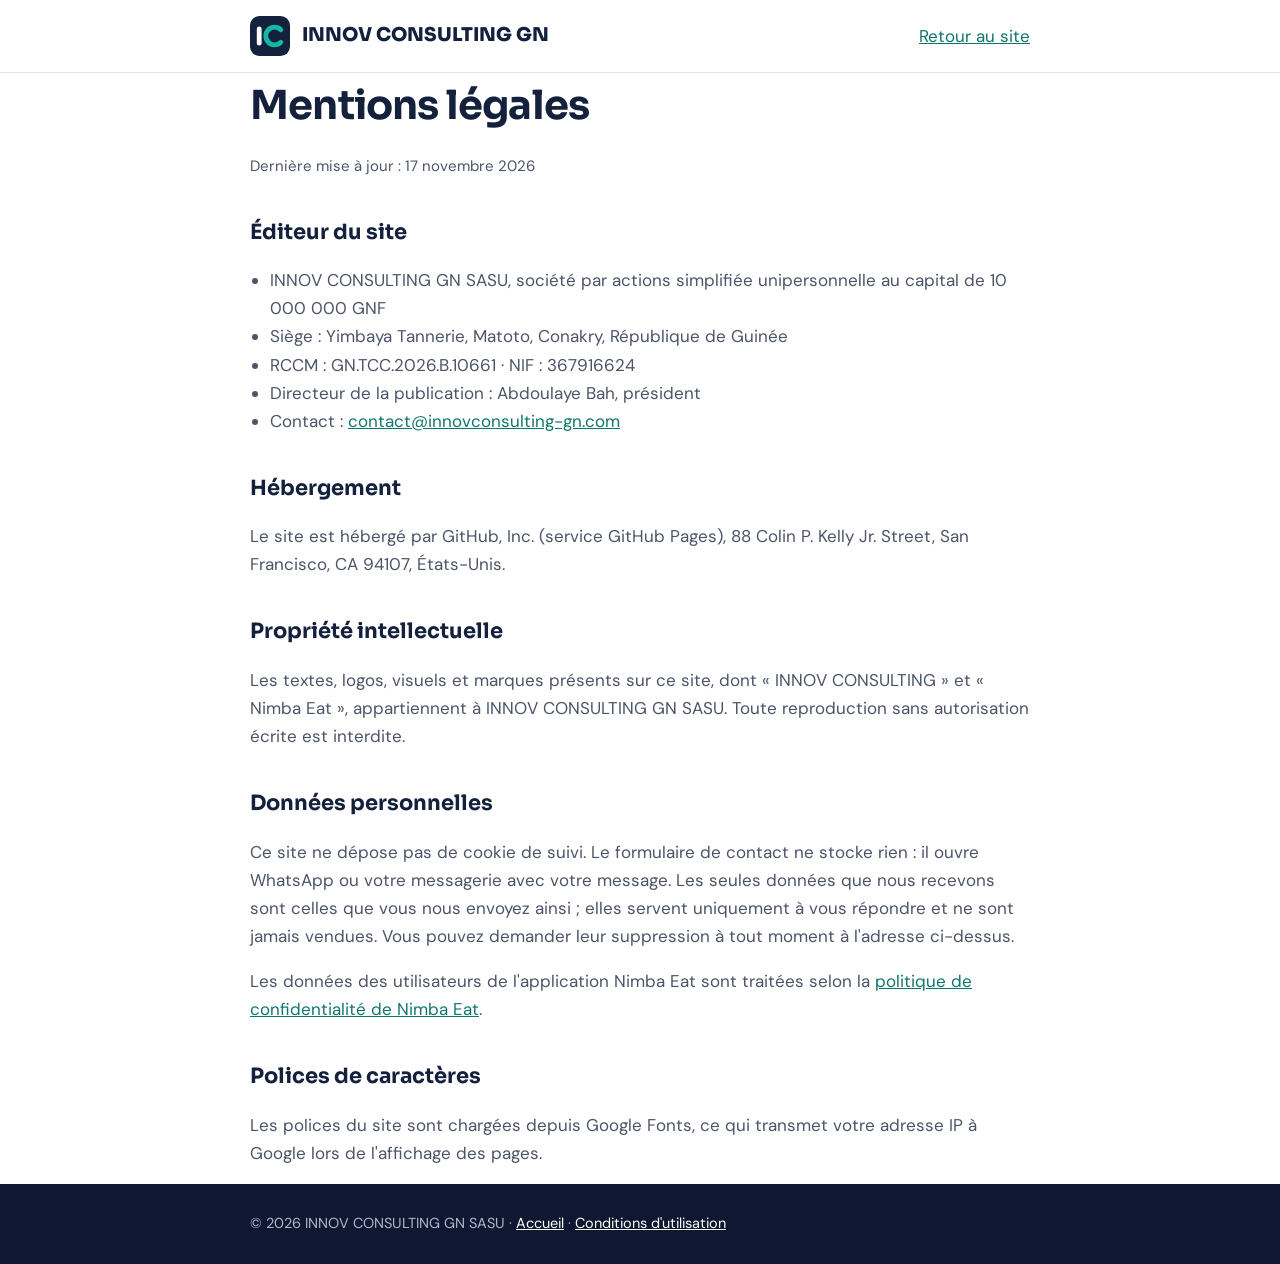
<file: mentions-legales.html>
<!doctype html>
<html lang="fr">
<head>
<meta charset="utf-8">
<meta name="viewport" content="width=device-width, initial-scale=1">
<title>Mentions légales – INNOV CONSULTING GN</title>
<meta name="robots" content="noindex">
<meta name="description" content="Mentions légales du site d'INNOV CONSULTING GN SASU : éditeur, hébergeur, propriété intellectuelle et données personnelles.">
<link rel="icon" href="favicon.svg" type="image/svg+xml">
<link rel="preconnect" href="https://fonts.googleapis.com">
<link rel="preconnect" href="https://fonts.gstatic.com" crossorigin>
<link href="https://fonts.googleapis.com/css2?family=Sora:wght@700;800&family=DM+Sans:wght@400;500;700&display=swap" rel="stylesheet">
<style>
:root{--navy:#14213D;--navy-deep:#0E1830;--teal-ink:#0F766E;--muted:#4B5468;--line:#E3E6EC}
*{box-sizing:border-box}
body{margin:0;background:#fff;color:var(--navy);font-family:'DM Sans',system-ui,sans-serif;font-size:17px;line-height:1.65}
a{color:var(--teal-ink)}a:hover{color:var(--navy)}
:focus-visible{outline:3px solid #14B8A6;outline-offset:3px;border-radius:6px}
header{border-bottom:1px solid var(--line)}
.wrap{max-width:820px;margin:0 auto;padding:0 20px}
.nav{display:flex;align-items:center;justify-content:space-between;min-height:72px;gap:16px}
.brand{display:flex;align-items:center;gap:12px;text-decoration:none;color:var(--navy)}
.brand b{font-family:'Sora',sans-serif;font-weight:800;font-size:19px}
main{padding:48px 0 72px}
h1{font-family:'Sora',sans-serif;font-size:clamp(30px,5vw,40px);margin:0 0 8px;letter-spacing:-0.02em}
h2{font-family:'Sora',sans-serif;font-size:21px;margin:36px 0 10px}
p,li{color:var(--muted)}
ul{padding-left:20px}
.updated{color:var(--muted);font-size:15px}
footer{background:var(--navy-deep);color:#AEB8CC;padding:28px 0;font-size:14.5px}
footer a{color:#fff}
</style>
</head>
<body>
<header>
  <div class="wrap nav">
    <a class="brand" href="./" aria-label="INNOV CONSULTING GN, retour à l'accueil">
      <svg width="40" height="40" viewBox="0 0 100 100" aria-hidden="true"><rect width="100" height="100" rx="24" fill="#14213D"/><rect x="17" y="26" width="12" height="48" rx="6" fill="#FFFFFF"/><path d="M 77 34.4 A 22 22 0 1 0 77 65.6" fill="none" stroke="#14B8A6" stroke-width="12" stroke-linecap="round"/></svg>
      <b>INNOV CONSULTING GN</b>
    </a>
    <a href="./">Retour au site</a>
  </div>
</header>
<main class="wrap">
  <h1>Mentions légales</h1>
  <p class="updated">Dernière mise à jour : 17 novembre 2026</p>

  <h2>Éditeur du site</h2>
  <ul>
    <li>INNOV CONSULTING GN SASU, société par actions simplifiée unipersonnelle au capital de 10 000 000 GNF</li>
    <li>Siège : Yimbaya Tannerie, Matoto, Conakry, République de Guinée</li>
    <li>RCCM : GN.TCC.2026.B.10661 · NIF : 367916624</li>
    <li>Directeur de la publication : Abdoulaye Bah, président</li>
    <li>Contact : <a href="mailto:contact@innovconsulting-gn.com">contact@innovconsulting-gn.com</a></li>
  </ul>

  <h2>Hébergement</h2>
  <p>Le site est hébergé par GitHub, Inc. (service GitHub Pages), 88 Colin P. Kelly Jr. Street, San Francisco, CA 94107, États-Unis.</p>

  <h2>Propriété intellectuelle</h2>
  <p>Les textes, logos, visuels et marques présents sur ce site, dont « INNOV CONSULTING » et « Nimba Eat », appartiennent à INNOV CONSULTING GN SASU. Toute reproduction sans autorisation écrite est interdite.</p>

  <h2>Données personnelles</h2>
  <p>Ce site ne dépose pas de cookie de suivi. Le formulaire de contact ne stocke rien : il ouvre WhatsApp ou votre messagerie avec votre message. Les seules données que nous recevons sont celles que vous nous envoyez ainsi ; elles servent uniquement à vous répondre et ne sont jamais vendues. Vous pouvez demander leur suppression à tout moment à l'adresse ci-dessus.</p>
  <p>Les données des utilisateurs de l'application Nimba Eat sont traitées selon la <a href="https://bahabdoulaye944.github.io/nimbaeat-legal/privacy.html">politique de confidentialité de Nimba Eat</a>.</p>

  <h2>Polices de caractères</h2>
  <p>Les polices du site sont chargées depuis Google Fonts, ce qui transmet votre adresse IP à Google lors de l'affichage des pages.</p>
</main>
<footer>
  <div class="wrap">© 2026 INNOV CONSULTING GN SASU · <a href="./">Accueil</a> · <a href="conditions-utilisation.html">Conditions d'utilisation</a></div>
</footer>
</body>
</html>
</file>
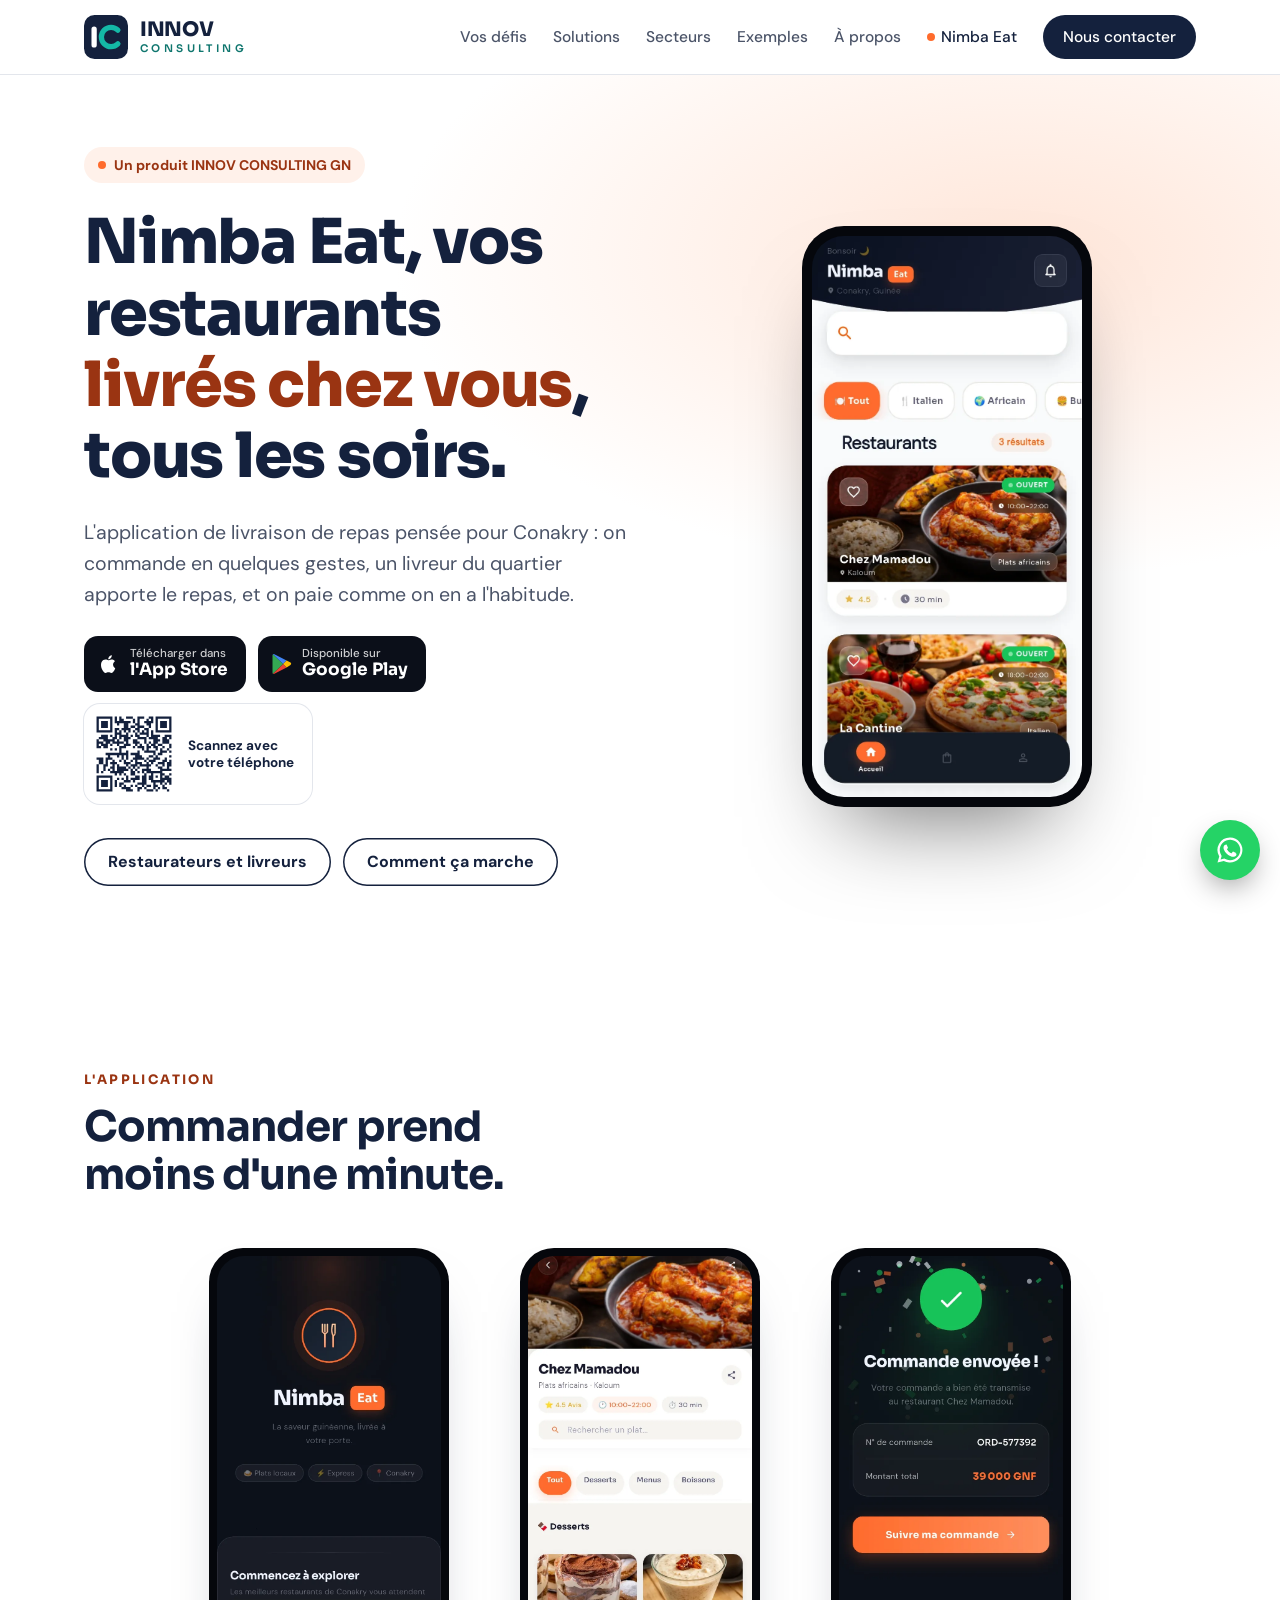
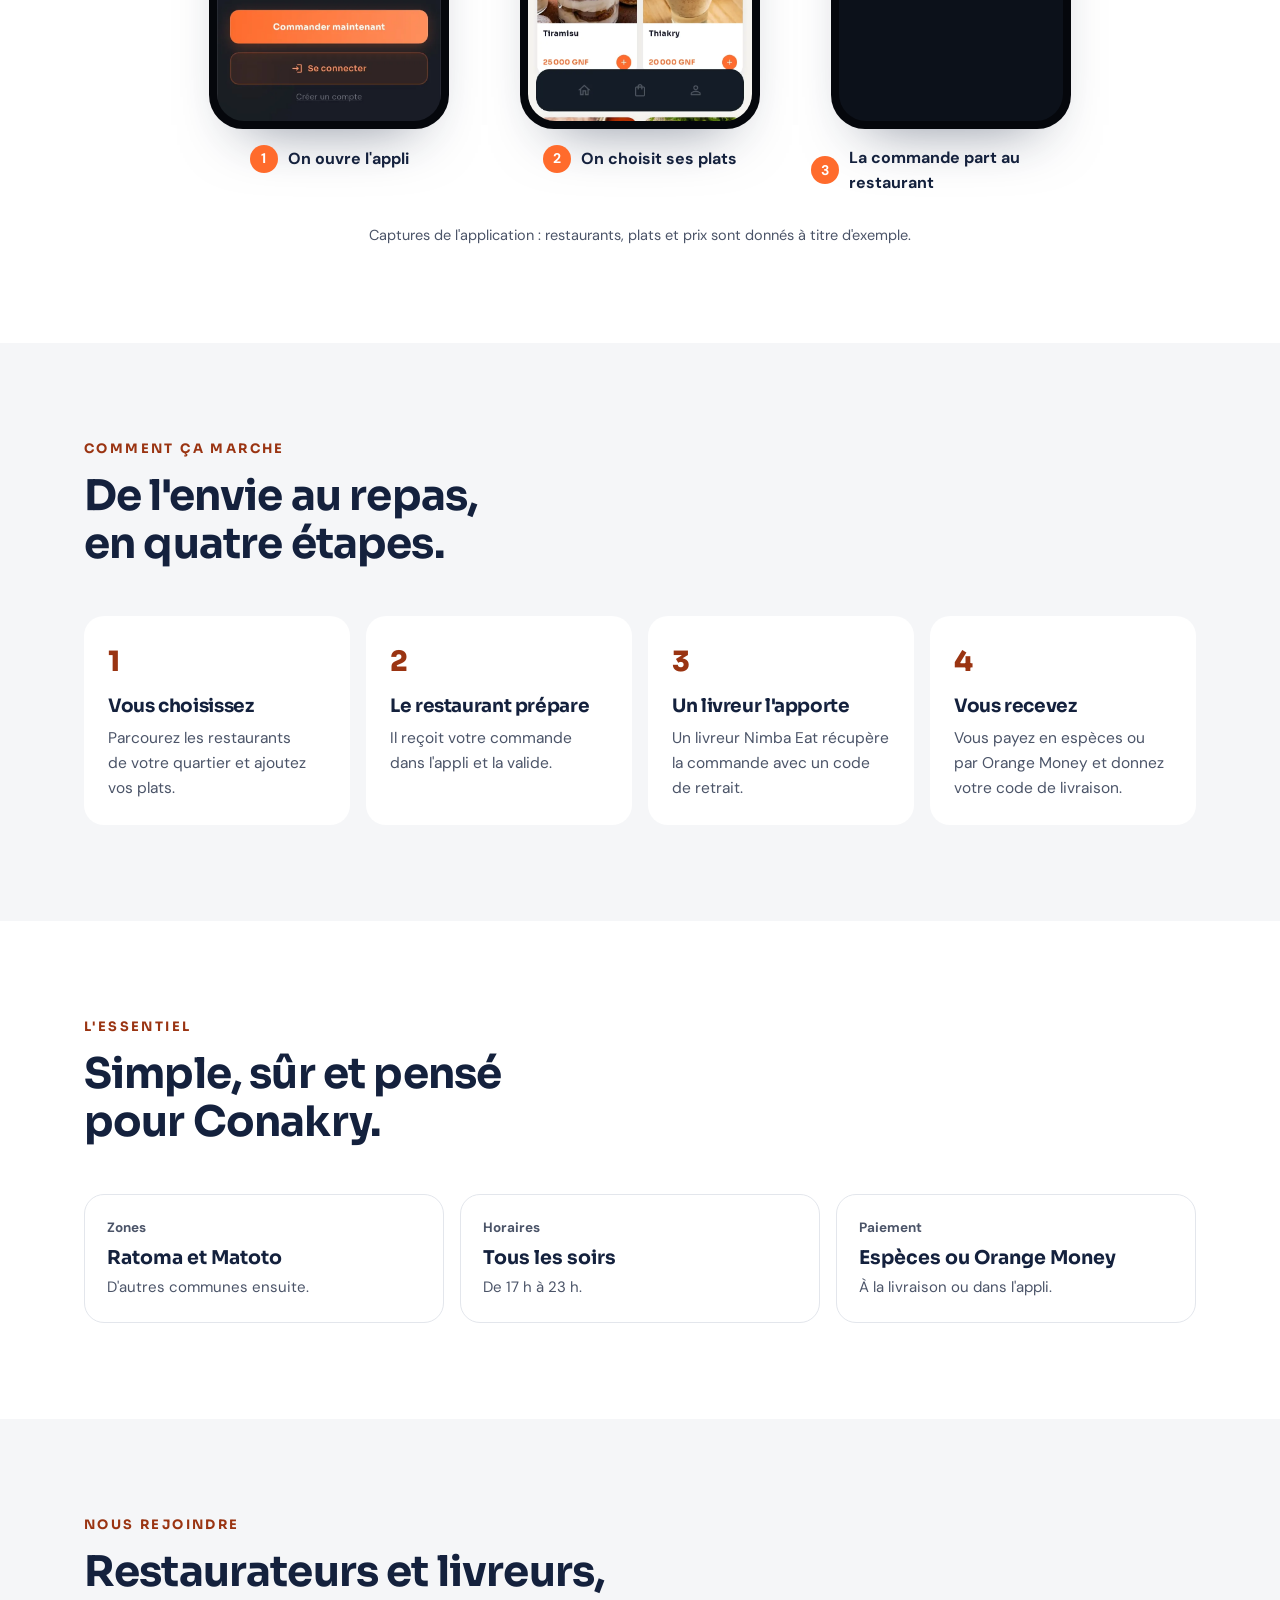
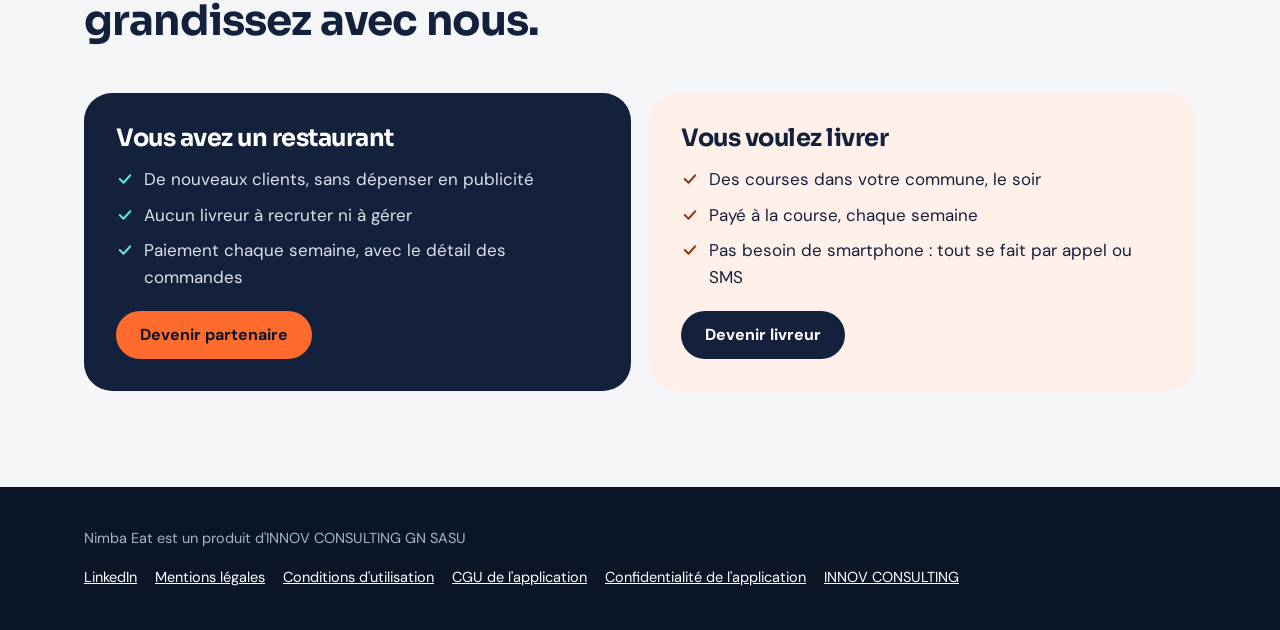
<file: nimba-eat.html>
<!doctype html>
<html lang="fr">
<head>
<meta charset="utf-8">
<meta name="viewport" content="width=device-width, initial-scale=1">
<title>Nimba Eat – Livraison de repas à Conakry</title>
<meta name="description" content="Nimba Eat, l'application de livraison de repas du soir à Conakry, conçue par INNOV CONSULTING GN. Disponible sur Android et iPhone.">
<meta property="og:title" content="Nimba Eat – Livraison de repas à Conakry">
<meta property="og:description" content="Vos restaurants préférés livrés chez vous, tous les soirs. Disponible sur Android et iPhone.">
<meta property="og:type" content="website">
<meta property="og:url" content="https://innovconsulting-gn.com/nimba-eat.html">
<link rel="canonical" href="https://innovconsulting-gn.com/nimba-eat.html">
<meta property="og:site_name" content="INNOV CONSULTING GN">
<meta property="og:locale" content="fr_FR">
<meta property="og:image" content="https://innovconsulting-gn.com/img/og-nimba.jpg">
<meta property="og:image:width" content="1200">
<meta property="og:image:height" content="630">
<meta property="og:image:alt" content="Nimba Eat, livraison de repas à Conakry, sur App Store et Google Play">
<meta name="twitter:card" content="summary_large_image">
<meta name="twitter:title" content="Nimba Eat – Livraison de repas à Conakry">
<meta name="twitter:description" content="Vos restaurants préférés livrés chez vous, tous les soirs. Disponible sur Android et iPhone.">
<meta name="twitter:image" content="https://innovconsulting-gn.com/img/og-nimba.jpg">
<meta name="theme-color" content="#14213D">
<link rel="apple-touch-icon" href="apple-touch-icon.png">
<script type="application/ld+json">{"@context": "https://schema.org", "@type": "MobileApplication", "name": "Nimba Eat", "operatingSystem": "Android, iOS", "applicationCategory": "FoodDeliveryApplication", "description": "Livraison de repas à Conakry, paiement en espèces ou Orange Money.", "url": "https://innovconsulting-gn.com/nimba-eat.html", "publisher": {"@type": "Organization", "name": "INNOV CONSULTING GN"}, "offers": {"@type": "Offer", "price": "0", "priceCurrency": "GNF"}, "sameAs": ["https://apps.apple.com/fr/app/nimba-eat/id6767639750", "https://play.google.com/store/apps/details?id=com.nimbaeat.app"]}</script>
<link rel="icon" href="favicon.svg" type="image/svg+xml">
<link rel="preconnect" href="https://fonts.googleapis.com">
<link rel="preconnect" href="https://fonts.gstatic.com" crossorigin>
<link href="https://fonts.googleapis.com/css2?family=Sora:wght@600;700;800&family=DM+Sans:wght@400;500;700&display=swap" rel="stylesheet">
<link rel="stylesheet" href="styles.css">
</head>
<body>
<a class="skip" href="#contenu">Aller au contenu</a>

<header class="site-header">
  <div class="wrap nav">
    <a class="brand" href="./" aria-label="INNOV CONSULTING GN, accueil">
      <svg width="44" height="44" viewBox="0 0 100 100" aria-hidden="true"><rect width="100" height="100" rx="24" fill="#14213D"/><rect x="17" y="26" width="12" height="48" rx="6" fill="#FFFFFF"/><path d="M 77 34.4 A 22 22 0 1 0 77 65.6" fill="none" stroke="#14B8A6" stroke-width="12" stroke-linecap="round"/></svg>
      <span class="brand-name"><b>INNOV</b><span>CONSULTING</span></span>
    </a>
    <nav class="menu" aria-label="Navigation principale">
      <a href="./#defis">Vos défis</a>
      <a href="./#solutions">Solutions</a>
      <a href="./#secteurs">Secteurs</a>
      <a href="./#exemples">Exemples</a>
      <a href="./#a-propos">À propos</a>
      <a class="menu-product" href="nimba-eat.html" aria-current="page">Nimba Eat</a>
      <a class="btn btn-primary" href="./#contact">Nous contacter</a>
    </nav>
  </div>
</header>

<main id="contenu">

  <section class="n-hero" aria-labelledby="titre">
    <div class="wrap hero-grid">
      <div>
        <div class="kicker"><i></i>Un produit INNOV CONSULTING GN</div>
        <h1 id="titre">Nimba Eat, vos restaurants <em>livrés chez vous</em>, tous les soirs.</h1>
        <p class="lead">L'application de livraison de repas pensée pour Conakry : on commande en quelques gestes, un livreur du quartier apporte le repas, et on paie comme on en a l'habitude.</p>
        <div class="stores" id="telecharger">
          <a class="store" href="https://apps.apple.com/fr/app/nimba-eat/id6767639750" target="_blank" rel="noopener"><svg width="22" height="22" viewBox="0 0 24 24" fill="currentColor" aria-hidden="true"><path d="M16.4 12.6c0-2.4 2-3.6 2.1-3.7-1.1-1.7-2.9-1.9-3.5-1.9-1.5-.2-2.9.9-3.7.9-.8 0-1.9-.9-3.2-.8-1.6 0-3.1 1-4 2.4-1.7 3-.4 7.4 1.2 9.8.8 1.2 1.8 2.5 3 2.4 1.2 0 1.7-.8 3.1-.8 1.5 0 1.9.8 3.2.8 1.3 0 2.1-1.2 2.9-2.4.9-1.4 1.3-2.7 1.3-2.8 0 0-2.4-.9-2.4-3.9zM14 5.5c.7-.8 1.1-1.9 1-3-1 0-2.1.7-2.8 1.5-.6.7-1.2 1.8-1 2.9 1 .1 2.1-.6 2.8-1.4z"/></svg><span><small>Télécharger dans</small>l'App Store</span></a>
          <a class="store" href="https://play.google.com/store/apps/details?id=com.nimbaeat.app" target="_blank" rel="noopener"><svg width="20" height="22" viewBox="0 0 20 22" aria-hidden="true"><path d="M1 1.2 11.2 11 1 20.8c-.3-.2-.5-.6-.5-1.1V2.3c0-.5.2-.9.5-1.1z" fill="#34A853"/><path d="M14.6 7.6 11.2 11 1 1.2c.4-.2.9-.2 1.4.1l12.2 6.3z" fill="#4285F4"/><path d="M14.6 14.4 2.4 20.7c-.5.3-1 .3-1.4.1L11.2 11l3.4 3.4z" fill="#EA4335"/><path d="M18.5 9.6c.9.5.9 1.8 0 2.3l-3.9 2.5-3.4-3.4 3.4-3.4 3.9 2z" fill="#FBBC04"/></svg><span><small>Disponible sur</small>Google Play</span></a>
          <div class="qr"><img src="img/nimba-qr.svg" width="96" height="96" alt="QR code pour télécharger Nimba Eat"><span>Scannez avec votre téléphone</span></div>
        </div>
        <div class="ctas">
          <a class="btn btn-ghost" href="#rejoindre">Restaurateurs et livreurs</a>
          <a class="btn btn-ghost" href="#comment">Comment ça marche</a>
        </div>
      </div>
      <div class="phone phone-real">
        <img src="img/app-restaurants.webp" width="720" height="1495" alt="Écran de l'application Nimba Eat : liste des restaurants ouverts à Conakry avec note et temps de livraison" fetchpriority="high">
      </div>
    </div>
  </section>

  <section id="apercu" aria-labelledby="t-apercu">
    <div class="wrap">
      <div class="sec-head">
        <div class="eyebrow" style="color:var(--orange-ink)">L'application</div>
        <h2 id="t-apercu">Commander prend moins d'une minute.</h2>
      </div>
      <div class="shots">
        <figure><div class="shot"><img src="img/app-accueil.webp" width="720" height="1495" loading="lazy" alt="Écran d'accueil de Nimba Eat avec les boutons Commander maintenant et Se connecter"></div><figcaption><b>1</b>On ouvre l'appli</figcaption></figure>
        <figure><div class="shot"><img src="img/app-menu.webp" width="720" height="1495" loading="lazy" alt="Menu d'un restaurant avec les plats et leurs prix en francs guinéens"></div><figcaption><b>2</b>On choisit ses plats</figcaption></figure>
        <figure><div class="shot"><img src="img/app-confirmation.webp" width="720" height="1495" loading="lazy" alt="Écran de confirmation : commande envoyée au restaurant avec son numéro et le montant total"></div><figcaption><b>3</b>La commande part au restaurant</figcaption></figure>
      </div>
      <p class="shots-note">Captures de l'application : restaurants, plats et prix sont donnés à titre d'exemple.</p>
    </div>
  </section>

  <section id="comment" class="tint" aria-labelledby="t-comment">
    <div class="wrap">
      <div class="sec-head">
        <div class="eyebrow" style="color:var(--orange-ink)">Comment ça marche</div>
        <h2 id="t-comment">De l'envie au repas, en quatre étapes.</h2>
      </div>
      <div class="how">
        <div class="card"><div class="n">1</div><h3>Vous choisissez</h3><p>Parcourez les restaurants de votre quartier et ajoutez vos plats.</p></div>
        <div class="card"><div class="n">2</div><h3>Le restaurant prépare</h3><p>Il reçoit votre commande dans l'appli et la valide.</p></div>
        <div class="card"><div class="n">3</div><h3>Un livreur l'apporte</h3><p>Un livreur Nimba Eat récupère la commande avec un code de retrait.</p></div>
        <div class="card"><div class="n">4</div><h3>Vous recevez</h3><p>Vous payez en espèces ou par Orange Money et donnez votre code de livraison.</p></div>
      </div>
    </div>
  </section>

  <section aria-labelledby="t-infos">
    <div class="wrap">
      <div class="sec-head">
        <div class="eyebrow" style="color:var(--orange-ink)">L'essentiel</div>
        <h2 id="t-infos">Simple, sûr et pensé pour Conakry.</h2>
      </div>
      <div class="info">
        <div><small>Zones</small><b>Ratoma et Matoto</b><span>D'autres communes ensuite.</span></div>
        <div><small>Horaires</small><b>Tous les soirs</b><span>De 17 h à 23 h.</span></div>
        <div><small>Paiement</small><b>Espèces ou Orange Money</b><span>À la livraison ou dans l'appli.</span></div>
      </div>
    </div>
  </section>

  <section id="rejoindre" class="tint" aria-labelledby="t-rejoindre">
    <div class="wrap">
      <div class="sec-head">
        <div class="eyebrow" style="color:var(--orange-ink)">Nous rejoindre</div>
        <h2 id="t-rejoindre">Restaurateurs et livreurs, grandissez avec nous.</h2>
      </div>
      <div class="join">
        <div class="j-resto">
          <h3>Vous avez un restaurant</h3>
          <ul>
            <li><svg width="18" height="18" viewBox="0 0 24 24" fill="none" stroke="#5EEAD4" stroke-width="2.6" stroke-linecap="round" stroke-linejoin="round" aria-hidden="true"><path d="M5 12l5 5 9-10"/></svg>De nouveaux clients, sans dépenser en publicité</li>
            <li><svg width="18" height="18" viewBox="0 0 24 24" fill="none" stroke="#5EEAD4" stroke-width="2.6" stroke-linecap="round" stroke-linejoin="round" aria-hidden="true"><path d="M5 12l5 5 9-10"/></svg>Aucun livreur à recruter ni à gérer</li>
            <li><svg width="18" height="18" viewBox="0 0 24 24" fill="none" stroke="#5EEAD4" stroke-width="2.6" stroke-linecap="round" stroke-linejoin="round" aria-hidden="true"><path d="M5 12l5 5 9-10"/></svg>Paiement chaque semaine, avec le détail des commandes</li>
          </ul>
          <a class="btn btn-orange" href="mailto:nimbaeat@innovconsulting-gn.com?subject=Devenir%20restaurant%20partenaire%20Nimba%20Eat">Devenir partenaire</a>
        </div>
        <div class="j-livreur">
          <h3>Vous voulez livrer</h3>
          <ul>
            <li><svg width="18" height="18" viewBox="0 0 24 24" fill="none" stroke="#9A3412" stroke-width="2.6" stroke-linecap="round" stroke-linejoin="round" aria-hidden="true"><path d="M5 12l5 5 9-10"/></svg>Des courses dans votre commune, le soir</li>
            <li><svg width="18" height="18" viewBox="0 0 24 24" fill="none" stroke="#9A3412" stroke-width="2.6" stroke-linecap="round" stroke-linejoin="round" aria-hidden="true"><path d="M5 12l5 5 9-10"/></svg>Payé à la course, chaque semaine</li>
            <li><svg width="18" height="18" viewBox="0 0 24 24" fill="none" stroke="#9A3412" stroke-width="2.6" stroke-linecap="round" stroke-linejoin="round" aria-hidden="true"><path d="M5 12l5 5 9-10"/></svg>Pas besoin de smartphone : tout se fait par appel ou SMS</li>
          </ul>
          <a class="btn btn-primary" href="mailto:nimbaeat@innovconsulting-gn.com?subject=Devenir%20livreur%20Nimba%20Eat">Devenir livreur</a>
        </div>
      </div>
    </div>
  </section>

</main>

<footer>
  <div class="wrap foot">
    <div>Nimba Eat est un produit d'INNOV CONSULTING GN SASU</div>
    <div class="foot-links"><a href="https://www.linkedin.com/company/innov-consulting-gn/" target="_blank" rel="noopener">LinkedIn</a><a href="mentions-legales.html">Mentions légales</a><a href="conditions-utilisation.html">Conditions d'utilisation</a><a href="https://bahabdoulaye944.github.io/nimbaeat-legal/cgu.html">CGU de l'application</a><a href="https://bahabdoulaye944.github.io/nimbaeat-legal/privacy.html">Confidentialité de l'application</a><a href="./">INNOV CONSULTING</a></div>
  </div>
</footer>

<a class="wa-float" href="https://wa.me/224612499162?text=Bonjour%2C%20je%20souhaite%20en%20savoir%20plus%20sur%20Nimba%20Eat." target="_blank" rel="noopener" aria-label="Nous écrire sur WhatsApp"><svg width="30" height="30" viewBox="0 0 24 24" fill="#FFFFFF" aria-hidden="true"><path d="M12 2a10 10 0 0 0-8.6 15.1L2 22l5-1.3A10 10 0 1 0 12 2zm0 18.2a8.2 8.2 0 0 1-4.2-1.2l-.3-.2-3 .8.8-2.9-.2-.3A8.2 8.2 0 1 1 12 20.2zm4.5-6.1c-.2-.1-1.5-.7-1.7-.8-.2-.1-.4-.1-.6.1l-.8 1c-.1.2-.3.2-.5.1a6.7 6.7 0 0 1-3.3-2.9c-.2-.4.2-.4.7-1.3.1-.2 0-.3 0-.4l-.8-1.8c-.2-.5-.4-.4-.6-.4h-.5a1 1 0 0 0-.7.3 3 3 0 0 0-.9 2.2c0 1.3.9 2.5 1 2.7.1.2 1.8 2.8 4.4 3.9 1.6.7 2.3.8 3.1.6.5-.1 1.5-.6 1.7-1.2.2-.6.2-1.1.2-1.2-.1-.1-.2-.2-.5-.3z"/></svg></a>
</body>
</html>
</file>
<file: styles.css>
:root{
  --navy:#14213D;--navy-deep:#0B1528;--navy-2:#1C2B4D;--teal:#14B8A6;--teal-light:#5EEAD4;--teal-ink:#0F766E;--teal-soft:#E8F7F5;
  --ink:#14213D;--muted:#4B5468;--line:#E3E6EC;--soft:#F5F6F8;--white:#FFFFFF;
  --orange:#FF6B2C;--orange-soft:#FFF1EA;--orange-ink:#9A3412;
  --r-lg:28px;--r-md:20px;--r-sm:14px;
}
*{box-sizing:border-box}
html{scroll-behavior:smooth}
body{margin:0;background:var(--white);color:var(--ink);font-family:'DM Sans',system-ui,sans-serif;font-size:17px;line-height:1.6;-webkit-font-smoothing:antialiased}
h1,h2,h3{font-family:'Sora',system-ui,sans-serif;line-height:1.15;margin:0;letter-spacing:-0.02em;text-wrap:balance}
p{margin:0;text-wrap:pretty}
a{color:var(--teal-ink)}a:hover{color:var(--navy)}
img{max-width:100%;display:block}
.wrap{max-width:1160px;margin:0 auto;padding:0 24px}
.skip{position:absolute;left:-999px}.skip:focus{left:16px;top:16px;background:#fff;padding:8px 12px;z-index:20}
:focus-visible{outline:3px solid var(--teal);outline-offset:3px;border-radius:6px}

/* Header */
.site-header{position:sticky;top:0;z-index:10;background:rgba(255,255,255,.92);backdrop-filter:blur(10px);border-bottom:1px solid var(--line)}
.nav{display:flex;align-items:center;justify-content:space-between;gap:16px;min-height:74px}
.brand{display:flex;align-items:center;gap:12px;text-decoration:none;color:var(--ink)}
.brand svg{flex-shrink:0}
.brand-name{display:flex;flex-direction:column;line-height:1}
.brand-name b{font-family:'Sora',sans-serif;font-weight:800;font-size:20px;letter-spacing:-0.3px}
.brand-name span{font-family:'Sora',sans-serif;font-weight:600;font-size:10.5px;letter-spacing:3.4px;color:var(--teal-ink);margin-top:4px}
.menu{display:flex;align-items:center;gap:26px}
.menu a{text-decoration:none;color:var(--muted);font-weight:500;font-size:15.5px}
.menu a:hover,.menu a[aria-current="page"]{color:var(--ink)}
.menu a.menu-product{display:inline-flex;align-items:center;gap:6px}
.menu a.menu-product::before{content:"";width:8px;height:8px;border-radius:50%;background:var(--orange)}

/* Buttons */
.btn{display:inline-flex;align-items:center;justify-content:center;gap:8px;min-height:48px;padding:0 24px;border-radius:999px;font-weight:700;font-size:16px;text-decoration:none;transition:transform .15s ease,background .15s ease;white-space:nowrap}
.btn:hover{transform:translateY(-1px)}
.btn-primary{background:var(--navy);color:#fff}.btn-primary:hover{background:var(--navy-deep);color:#fff}
.btn-teal{background:var(--teal);color:var(--navy-deep)}.btn-teal:hover{background:#2DD4BF;color:var(--navy-deep)}
.btn-ghost{background:transparent;color:var(--navy);box-shadow:inset 0 0 0 1.5px var(--navy)}.btn-ghost:hover{background:var(--soft);color:var(--navy)}
.btn-light{background:transparent;color:#fff;box-shadow:inset 0 0 0 1.5px rgba(255,255,255,.5)}.btn-light:hover{background:rgba(255,255,255,.08);color:#fff}
.btn-orange{background:var(--orange);color:var(--navy-deep)}.btn-orange:hover{background:#FF8650;color:var(--navy-deep)}
.menu .btn{min-height:44px;padding:0 20px}
.menu .btn-primary{color:#fff}

/* Sections */
section{padding:96px 0}
.tint{background:var(--soft)}
.dark{background:var(--navy-deep);color:#fff}
.sec-head{max-width:700px;margin-bottom:48px}
.eyebrow{font-family:'Sora',sans-serif;font-weight:700;font-size:13px;letter-spacing:2.4px;text-transform:uppercase;color:var(--teal-ink)}
.dark .eyebrow{color:var(--teal-light)}
.sec-head h2{font-size:clamp(30px,3.8vw,42px);margin-top:12px}
.sec-head p{color:var(--muted);margin-top:16px;font-size:18.5px}
.dark .sec-head p{color:#C3CBDA}
.sub-title{font-family:'Sora',sans-serif;font-size:21px;font-weight:700;margin:0 0 18px;display:flex;align-items:center;gap:12px}
.sub-title::after{content:"";flex:1;height:1px;background:var(--line)}
.ico{width:48px;height:48px;border-radius:14px;background:var(--navy);display:flex;align-items:center;justify-content:center;flex-shrink:0}

/* Hero */
.hero{padding:80px 0 96px;background:radial-gradient(900px 420px at 85% 10%,#E6F6F4 0%,rgba(255,255,255,0) 70%)}
.hero-grid{display:grid;grid-template-columns:1.05fr .95fr;gap:64px;align-items:center}
.kicker{display:inline-flex;align-items:center;gap:8px;font-weight:700;font-size:14px;color:var(--teal-ink);background:var(--teal-soft);padding:7px 14px;border-radius:999px;margin-bottom:24px}
.kicker i{width:8px;height:8px;border-radius:50%;background:var(--teal);display:inline-block}
.hero h1,.n-hero h1{font-size:clamp(38px,5.4vw,62px);font-weight:800}
.hero h1 em,.n-hero h1 em{font-style:normal;color:var(--teal-ink)}
.lead{font-size:19.5px;color:var(--muted);margin-top:24px;max-width:560px}
.ctas{display:flex;flex-wrap:wrap;gap:12px;margin-top:34px}
.proof{display:flex;flex-wrap:wrap;gap:10px 28px;margin-top:40px;padding-top:28px;border-top:1px solid var(--line)}
.proof div{display:flex;flex-direction:column}
.proof b{font-family:'Sora',sans-serif;font-size:17px}
.proof span{font-size:14.5px;color:var(--muted)}

/* Hero mock: assistant */
.assistant{background:var(--navy);border-radius:var(--r-lg);padding:26px;color:#fff;box-shadow:0 40px 80px -40px rgba(20,33,61,.6);position:relative}
.assistant-head{display:flex;align-items:center;gap:12px;margin-bottom:18px}
.assistant-head .dot{width:40px;height:40px;border-radius:12px;background:rgba(94,234,212,.15);display:flex;align-items:center;justify-content:center}
.assistant-head b{display:block;font-family:'Sora',sans-serif;font-size:16px}
.assistant-head span{font-size:13.5px;color:#A9B4C9}
.task{display:flex;align-items:center;gap:14px;background:rgba(255,255,255,.06);border-radius:16px;padding:14px 16px;margin-top:10px}
.task-ico{width:36px;height:36px;border-radius:10px;background:rgba(255,255,255,.08);display:flex;align-items:center;justify-content:center;flex-shrink:0}
.task-txt{flex:1;min-width:0}
.task-txt b{display:block;font-size:15px;font-weight:700}
.task-txt span{font-size:13px;color:#A9B4C9}
.status{font-size:12.5px;font-weight:700;padding:5px 10px;border-radius:999px;white-space:nowrap}
.status.done{background:rgba(94,234,212,.16);color:var(--teal-light)}
.status.todo{background:var(--teal);color:var(--navy-deep)}
.assistant-foot{margin-top:16px;font-size:13.5px;color:#A9B4C9;display:flex;align-items:center;gap:8px}

/* Services */
.services{display:grid;grid-template-columns:repeat(6,minmax(0,1fr));gap:18px}
.service{grid-column:span 2;background:#fff;border:1.5px solid var(--line);border-radius:var(--r-md);padding:28px;display:flex;flex-direction:column;gap:12px;transition:border-color .2s ease,transform .2s ease}
.service:hover{border-color:#B9C2D3;transform:translateY(-2px)}
.service:nth-child(n+4){grid-column:span 3}
.service h3{font-size:20px;margin-top:6px}
.service p{color:var(--muted);font-size:16px}
.service ul{margin:2px 0 0;padding:0;list-style:none;display:flex;flex-direction:column;gap:6px;font-size:15.5px}
.service li{display:flex;gap:9px;align-items:flex-start}
.service li::before{content:"";width:6px;height:6px;border-radius:50%;background:var(--teal);margin-top:10px;flex-shrink:0}

/* Examples */
.feature{display:grid;grid-template-columns:.9fr 1.1fr;gap:28px;align-items:stretch;background:var(--navy);color:#fff;border-radius:var(--r-lg);padding:34px;margin-bottom:18px}
.feature-intro{display:flex;flex-direction:column;gap:14px;justify-content:center}
.feature .tag{font-size:13px;font-weight:700;letter-spacing:1.5px;text-transform:uppercase;color:var(--teal-light)}
.feature h3{font-size:clamp(24px,2.8vw,32px);color:#fff}
.feature-intro p{color:#C3CBDA}
.ba{display:grid;grid-template-rows:auto auto;gap:12px}
.ba > div{border-radius:18px;padding:18px 20px}
.ba .before{background:rgba(255,255,255,.06)}
.ba .after{background:rgba(20,184,166,.16);box-shadow:inset 0 0 0 1.5px rgba(94,234,212,.45)}
.ba small{display:block;font-weight:700;font-size:13.5px;margin-bottom:4px;color:#A9B4C9}
.ba .after small{color:var(--teal-light)}
.ba p{font-size:16px;color:#E6EAF2}
.tasks{display:grid;grid-template-columns:repeat(3,minmax(0,1fr));gap:16px}
.mini{background:#fff;border-radius:var(--r-md);padding:22px 24px;display:flex;flex-direction:column;gap:8px}
.mini b{font-family:'Sora',sans-serif;font-size:17.5px;line-height:1.3}
.mini .from{color:var(--muted);font-size:15px;text-decoration:line-through;text-decoration-color:rgba(75,84,104,.45)}
.mini .to{font-size:15.5px;display:flex;gap:8px;align-items:flex-start}
.mini .to svg{flex-shrink:0;margin-top:3px}

.sectors{display:grid;grid-template-columns:repeat(3,minmax(0,1fr));gap:16px;margin-top:64px}
.sector{background:#fff;border-radius:var(--r-md);padding:24px;display:flex;flex-direction:column;gap:10px}
.sector-head{display:flex;align-items:center;gap:12px}
.sector-head .ico{width:42px;height:42px;border-radius:12px}
.sector h3{font-size:18.5px}
.sector p{color:var(--muted);font-size:15.5px}
.sector-feat{grid-column:span 2;background:var(--teal-soft)}
.sector-feat h3{font-size:22px}
.sector-feat ul{margin:4px 0 0;padding:0;list-style:none;display:grid;grid-template-columns:1fr 1fr;gap:8px 18px;font-size:15.5px}
.sector-feat li{display:flex;gap:9px}
.sector-feat li::before{content:"";width:6px;height:6px;border-radius:50%;background:var(--teal-ink);margin-top:10px;flex-shrink:0}
.sector a{font-weight:700;font-size:15px;margin-top:auto}
.open-note{grid-column:span 2;border:2px dashed #C7CEDA;border-radius:var(--r-md);padding:24px;display:flex;flex-direction:column;justify-content:center;gap:6px}
.open-note b{font-family:'Sora',sans-serif;font-size:19px}
.open-note span{color:var(--muted)}

/* Method */
.steps{display:grid;grid-template-columns:repeat(4,minmax(0,1fr));gap:18px;position:relative}
.step{position:relative;padding-top:58px}
.step::before{content:"";position:absolute;top:21px;left:44px;right:-18px;height:2px;background:var(--line)}
.step:last-child::before{display:none}
.step .num{position:absolute;top:0;left:0;font-family:'Sora',sans-serif;font-weight:800;font-size:16px;color:var(--navy-deep);background:var(--teal);width:44px;height:44px;border-radius:50%;display:flex;align-items:center;justify-content:center}
.step h3{font-size:19px;margin-bottom:8px}
.step p{color:var(--muted);font-size:16px}

/* About */
.about-grid{display:grid;grid-template-columns:.85fr 1.15fr;gap:64px;align-items:center}
.founder{background:var(--navy);color:#fff;border-radius:var(--r-lg);padding:34px}
.avatar{width:96px;height:96px;border-radius:26px;background:var(--teal);color:var(--navy-deep);font-family:'Sora',sans-serif;font-weight:800;font-size:32px;display:flex;align-items:center;justify-content:center}
.founder h3{font-size:25px;margin-top:20px;color:#fff}
.founder .role{color:var(--teal-light);font-weight:700;margin-top:4px}
.founder p{color:#C3CBDA;margin-top:14px;font-size:16px}
.facts{display:grid;grid-template-columns:repeat(3,minmax(0,1fr));gap:14px;margin-top:30px}
.fact{background:#fff;border-radius:var(--r-sm);padding:18px}
.fact b{display:block;font-family:'Sora',sans-serif;font-size:17px;margin-bottom:4px}
.fact span{color:var(--muted);font-size:15px}
.about-text > p{color:var(--muted);font-size:18px}
.about-text > p + p{margin-top:16px}

/* Product teaser */
.teaser{display:flex;flex-wrap:wrap;align-items:center;justify-content:space-between;gap:24px;background:var(--orange-soft);border-radius:var(--r-lg);padding:30px 34px}
.teaser-l{display:flex;align-items:center;gap:18px}
.teaser-logo{width:56px;height:56px;border-radius:16px;background:var(--orange);display:flex;align-items:center;justify-content:center;flex-shrink:0}
.teaser b{display:block;font-family:'Sora',sans-serif;font-size:21px}
.teaser span{color:var(--muted)}

/* Contact */
.contact-box{display:grid;grid-template-columns:1.15fr .85fr;gap:48px;align-items:center;background:var(--navy);color:#fff;border-radius:var(--r-lg);padding:52px}
.contact-box h2{font-size:clamp(28px,3.4vw,40px);color:#fff}
.contact-box > div > p{color:#C3CBDA;margin-top:14px;font-size:18px}
.contact-list{display:flex;flex-direction:column;gap:18px}
.contact-item{display:flex;gap:14px;align-items:flex-start}
.contact-item svg{flex-shrink:0;margin-top:3px}
.contact-item small{display:block;color:#A9B4C9;font-size:13.5px}
.contact-item a,.contact-item b{font-weight:700;color:#fff;text-decoration:none;font-size:16.5px;word-break:break-word}
.contact-item a:hover{text-decoration:underline}

/* Footer */
footer{background:var(--navy-deep);color:#A9B4C9;padding:40px 0;font-size:14.5px}
.foot{display:flex;flex-wrap:wrap;justify-content:space-between;gap:16px;align-items:center}
footer a{color:#fff}
.foot-links{display:flex;flex-wrap:wrap;gap:6px 18px}

/* Nimba page */
.n-hero{padding:72px 0 88px;background:radial-gradient(900px 460px at 80% 20%,#FFE6D9 0%,rgba(255,255,255,0) 70%)}
.n-hero .kicker{color:var(--orange-ink);background:var(--orange-soft)}
.n-hero .kicker i{background:var(--orange)}
.n-hero h1 em{color:var(--orange-ink)}
.badge{display:inline-flex;align-items:center;gap:8px;background:var(--navy);color:#fff;font-weight:700;font-size:14px;padding:7px 14px;border-radius:999px;margin-top:28px}
.phone{justify-self:center;width:290px;max-width:100%;aspect-ratio:9/18.5;background:#05070C;border-radius:42px;padding:12px;box-shadow:0 50px 90px -40px rgba(0,0,0,.55)}
.screen{height:100%;background:#fff;border-radius:32px;overflow:hidden;display:flex;flex-direction:column;color:var(--ink)}
.screen-top{background:var(--orange);padding:24px 18px 18px;color:var(--navy-deep)}
.screen-top small{font-size:12px;font-weight:700;opacity:.85}
.screen-top b{display:block;font-family:'Sora',sans-serif;font-size:20px;margin-top:2px;line-height:1.2}
.screen-list{padding:14px;display:flex;flex-direction:column;gap:10px}
.dish{display:flex;gap:10px;align-items:center;background:var(--soft);border-radius:14px;padding:10px}
.dish i{width:44px;height:44px;border-radius:12px;flex-shrink:0;display:block}
.dish b{display:block;font-size:13.5px}
.dish span{font-size:12px;color:var(--muted)}
.screen-btn{margin:auto 14px 16px;background:var(--navy);color:#fff;border-radius:14px;text-align:center;padding:12px;font-weight:700;font-size:14px}
.how{display:grid;grid-template-columns:repeat(4,minmax(0,1fr));gap:16px}
.how .card{background:#fff;border-radius:var(--r-md);padding:24px;display:flex;flex-direction:column;gap:10px}
.how .n{font-family:'Sora',sans-serif;font-weight:800;font-size:28px;color:var(--orange-ink)}
.how h3{font-size:18.5px}
.how p{color:var(--muted);font-size:15.5px}
.info{display:grid;grid-template-columns:repeat(3,minmax(0,1fr));gap:16px}
.info div{border:1.5px solid var(--line);border-radius:var(--r-md);padding:22px}
.info small{display:block;font-weight:700;color:var(--muted);font-size:13.5px}
.info b{display:block;font-family:'Sora',sans-serif;font-size:19px;margin-top:4px}
.info span{color:var(--muted);font-size:15px}
.join{display:grid;grid-template-columns:1fr 1fr;gap:18px}
.join > div{border-radius:var(--r-lg);padding:32px;display:flex;flex-direction:column;gap:14px}
.join .j-resto{background:var(--navy);color:#fff}
.join .j-livreur{background:var(--orange-soft)}
.join h3{font-size:24px}
.join .j-resto h3{color:#fff}
.join ul{margin:0;padding:0;list-style:none;display:flex;flex-direction:column;gap:8px}
.join li{display:flex;gap:10px;align-items:flex-start}
.join li svg{flex-shrink:0;margin-top:4px}
.join .j-resto li{color:#DCE2EC}
.join .btn{align-self:flex-start;margin-top:6px}

@media (max-width:1100px){.menu a:not(.btn){display:none}}
@media (max-width:980px){
  .hero-grid,.about-grid,.contact-box,.feature,.join{grid-template-columns:1fr}
  .services,.tasks,.sectors,.how,.info{grid-template-columns:repeat(2,minmax(0,1fr))}
  .service,.service:nth-child(n+4){grid-column:auto}
  .steps{grid-template-columns:repeat(2,minmax(0,1fr));row-gap:32px}
  .step::before{display:none}
  .assistant{max-width:540px}
}
@media (max-width:760px){
  section{padding:68px 0}
  .hero,.n-hero{padding:48px 0 64px}
  .wrap{padding:0 16px}
  .services,.tasks,.sectors,.how,.info,.steps,.facts,.sector-feat ul{grid-template-columns:1fr}
  .sector-feat,.open-note{grid-column:auto}
  .feature,.contact-box{padding:24px}
  .teaser{padding:24px}
}
@media (prefers-reduced-motion:reduce){html{scroll-behavior:auto}.btn,.service{transition:none}}

/* Contact form + WhatsApp */
.contact-form{margin-top:26px;display:flex;flex-direction:column;gap:14px}
.field-row{display:grid;grid-template-columns:1fr 1fr;gap:14px}
.field{display:flex;flex-direction:column;gap:6px}
.field label{font-weight:700;font-size:14.5px;color:#E6EAF2}
.field label span{font-weight:400;color:#A9B4C9}
.field input,.field textarea{font:inherit;font-size:16px;color:var(--ink);background:#fff;border:1.5px solid transparent;border-radius:12px;padding:12px 14px;min-height:48px;width:100%}
.field textarea{resize:vertical;min-height:110px;line-height:1.5}
.field input:focus,.field textarea:focus{outline:none;border-color:var(--teal);box-shadow:0 0 0 3px rgba(20,184,166,.35)}
.form-error{color:#FECACA;font-size:15px}
.form-actions{display:flex;flex-wrap:wrap;gap:12px;margin-top:4px}
.form-actions .btn{cursor:pointer;border:0;font-family:inherit}
.btn-whatsapp{background:#25D366;color:#0B1528}.btn-whatsapp:hover{background:#3BE07A;color:#0B1528}
.contact-box{align-items:start}
.wa-float{position:fixed;right:20px;bottom:20px;z-index:30;width:60px;height:60px;border-radius:50%;background:#25D366;display:flex;align-items:center;justify-content:center;box-shadow:0 12px 30px -8px rgba(0,0,0,.45);transition:transform .15s ease}
.wa-float:hover{transform:scale(1.06)}
@media (max-width:760px){.field-row{grid-template-columns:1fr}.wa-float{right:14px;bottom:14px;width:56px;height:56px}}

/* Needs */
.needs{display:grid;grid-template-columns:repeat(3,minmax(0,1fr));gap:18px}
.need{border:1.5px solid var(--line);border-radius:var(--r-md);padding:26px;display:flex;flex-direction:column;gap:10px}
.need h3{font-size:20px;margin-top:6px}
.need .quote{color:var(--muted);font-style:italic;font-size:15.5px;border-left:0;padding:10px 14px;background:var(--soft);border-radius:12px}
.need ul{margin:4px 0 0;padding:0;list-style:none;display:flex;flex-direction:column;gap:7px;font-size:15.5px}
.need li{display:flex;gap:9px;align-items:flex-start}
.need li::before{content:"";width:16px;height:16px;flex-shrink:0;margin-top:4px;background:no-repeat center/contain url("data:image/svg+xml,%3Csvg xmlns='http://www.w3.org/2000/svg' viewBox='0 0 24 24' fill='none' stroke='%230F766E' stroke-width='3' stroke-linecap='round' stroke-linejoin='round'%3E%3Cpath d='M5 12l5 5 9-10'/%3E%3C/svg%3E")}
.open-note{grid-column:auto}
@media (max-width:980px){.needs{grid-template-columns:repeat(2,minmax(0,1fr))}}
@media (max-width:760px){.needs{grid-template-columns:1fr}}

/* ===================== V2 : accueil ===================== */
.home section{padding:88px 0}
.js .reveal{opacity:0;transform:translateY(26px);transition:opacity .7s ease,transform .7s cubic-bezier(.2,.7,.2,1)}
.js .reveal.in{opacity:1;transform:none}
.tiles .reveal:nth-child(2){transition-delay:.06s}.tiles .reveal:nth-child(3){transition-delay:.12s}.tiles .reveal:nth-child(4){transition-delay:.18s}.tiles .reveal:nth-child(5){transition-delay:.24s}

/* Hero */
.h2-hero{position:relative;overflow:hidden;padding:72px 0 88px !important;background:#fff}
.glow{position:absolute;border-radius:50%;filter:blur(70px);opacity:.55;pointer-events:none}
.g1{width:520px;height:520px;background:#BFF0E8;top:-180px;right:-120px;animation:float1 16s ease-in-out infinite}
.g2{width:380px;height:380px;background:#DCE4F5;bottom:-160px;left:-120px;animation:float2 19s ease-in-out infinite}
@keyframes float1{50%{transform:translate(-60px,40px) scale(1.08)}}
@keyframes float2{50%{transform:translate(50px,-30px) scale(1.1)}}
.h2-grid{position:relative;display:grid;grid-template-columns:1.02fr .98fr;gap:56px;align-items:center}
.h2-text h1{font-size:clamp(38px,5.2vw,60px);font-weight:800}
.h2-text h1 em{font-style:normal;background:linear-gradient(90deg,var(--teal-ink),#0E9F8E);-webkit-background-clip:text;background-clip:text;color:transparent}
.h2-proof{list-style:none;margin:36px 0 0;padding:0;display:flex;flex-wrap:wrap;gap:10px}
.h2-proof li{font-size:14.5px;color:var(--muted);background:var(--soft);border-radius:999px;padding:8px 14px}
.h2-proof b{color:var(--ink)}

/* Scène animée : facture -> tableau */
.scene{position:relative;height:440px}
.doc{position:absolute;left:0;top:10px;width:58%;background:#fff;border-radius:20px;padding:20px 20px 18px;box-shadow:0 24px 50px -24px rgba(20,33,61,.35),0 0 0 1px var(--line);overflow:hidden}
.doc-head{display:flex;justify-content:space-between;font-family:'Sora',sans-serif;font-weight:800;font-size:13px;letter-spacing:1.5px;color:var(--navy);padding-bottom:12px;border-bottom:2px solid var(--navy);margin-bottom:10px}
.doc-row{display:flex;justify-content:space-between;gap:10px;font-size:13.5px;padding:6px 8px;border-radius:8px;animation:hl 9s infinite}
.doc-row i{font-style:normal;color:var(--muted)}
.doc-row b{font-weight:700}
.doc-row:nth-of-type(2){animation-delay:.6s}.doc-row:nth-of-type(3){animation-delay:1.3s}.doc-row:nth-of-type(4){animation-delay:2s}.doc-row:nth-of-type(5){animation-delay:2.7s}
@keyframes hl{0%,4%{background:transparent}8%,16%{background:rgba(20,184,166,.16)}22%,100%{background:transparent}}
.doc-lines{display:flex;flex-direction:column;gap:7px;margin-top:12px}
.doc-lines span{height:7px;border-radius:4px;background:#EDF0F4}
.doc-lines span:nth-child(2){width:80%}.doc-lines span:nth-child(3){width:55%}
.scan{position:absolute;left:0;right:0;top:0;height:46px;background:linear-gradient(180deg,rgba(20,184,166,0),rgba(20,184,166,.22),rgba(20,184,166,0));border-bottom:2px solid var(--teal);animation:scan 9s infinite}
@keyframes scan{0%{transform:translateY(-50px);opacity:0}5%{opacity:1}36%{transform:translateY(260px);opacity:1}40%,100%{transform:translateY(260px);opacity:0}}
.flow{position:absolute;left:52%;top:46%;width:18%;height:2px}
.flow span{position:absolute;top:0;width:10px;height:10px;border-radius:50%;background:var(--teal);opacity:0;animation:flow 9s infinite}
.flow span:nth-child(2){animation-delay:.25s}.flow span:nth-child(3){animation-delay:.5s}
@keyframes flow{0%,38%{left:0;opacity:0}42%{opacity:1}55%{left:100%;opacity:1}58%,100%{left:100%;opacity:0}}
.sheet{position:absolute;right:0;bottom:30px;width:66%;background:var(--navy);color:#fff;border-radius:20px;padding:16px;box-shadow:0 30px 60px -28px rgba(20,33,61,.7)}
.sheet-head,.sheet-row{display:grid;grid-template-columns:1.2fr 1fr .9fr;gap:8px;align-items:center;font-size:12.5px;padding:8px 10px}
.sheet-head{color:#A9B4C9;font-weight:700;border-bottom:1px solid rgba(255,255,255,.1)}
.sheet-row{border-radius:10px}
.sheet-row + .sheet-row{margin-top:4px}
.sheet-row.new{animation:rowin 9s infinite}
.sheet-row.new2{animation:rowin2 9s infinite}
@keyframes rowin{0%,52%{opacity:0;transform:translateY(8px);background:transparent}58%{opacity:1;transform:none;background:rgba(94,234,212,.16)}80%{background:rgba(94,234,212,.08)}96%{opacity:1}100%{opacity:0}}
@keyframes rowin2{0%,64%{opacity:0;transform:translateY(8px)}70%,96%{opacity:1;transform:none}100%{opacity:0}}
.chip{justify-self:start;font-size:11.5px;font-weight:700;padding:3px 9px;border-radius:999px}
.chip.ok{background:rgba(94,234,212,.18);color:var(--teal-light)}
.chip.warn{background:#FDBA74;color:#4A2208}
.agent-pill{position:absolute;right:6px;top:0;display:flex;align-items:center;gap:8px;background:#fff;border-radius:999px;padding:8px 14px;font-size:13px;font-weight:700;box-shadow:0 12px 30px -14px rgba(20,33,61,.45),0 0 0 1px var(--line);min-width:230px}
.agent-pill i{width:9px;height:9px;border-radius:50%;background:var(--teal);animation:pulse 1.2s infinite}
@keyframes pulse{50%{opacity:.3;transform:scale(.7)}}
.agent-pill .s1,.agent-pill .s2{white-space:nowrap}
.agent-pill .s1{animation:s1 9s infinite}
.agent-pill .s2{position:absolute;left:31px;opacity:0;animation:s2 9s infinite;color:var(--teal-ink)}
@keyframes s1{0%,70%{opacity:1}73%,100%{opacity:0}}
@keyframes s2{0%,72%{opacity:0}76%,96%{opacity:1}100%{opacity:0}}

/* Défis : slider sombre */
.defis{background:var(--navy-deep);color:#fff;position:relative;overflow:hidden}
.defis::before{content:"";position:absolute;inset:auto -10% -40% auto;width:600px;height:600px;border-radius:50%;background:radial-gradient(circle,rgba(20,184,166,.18),rgba(20,184,166,0) 65%);pointer-events:none}
.defis .eyebrow{color:var(--teal-light)}
.defis .sec-head h2{color:#fff}
.slider{position:relative;outline:none}
.slides{display:grid}
.slide{grid-area:1/1;display:grid;grid-template-columns:1fr 1fr;gap:48px;align-items:center;background:rgba(255,255,255,.04);border:1px solid rgba(255,255,255,.08);border-radius:var(--r-lg);padding:44px;opacity:0;transform:translateX(40px);transition:opacity .6s ease,transform .6s cubic-bezier(.2,.7,.2,1);pointer-events:none}
.slide.active{opacity:1;transform:none;pointer-events:auto}
.slide-n{font-family:'Sora',sans-serif;font-weight:800;font-size:15px;color:var(--teal-light);letter-spacing:2px}
.slide h3{font-size:clamp(28px,3.4vw,40px);color:#fff;margin-top:10px}
.slide-q{margin-top:18px;font-size:19px;color:#C3CBDA;font-style:italic}
.slide-r{list-style:none;margin:0;padding:0;display:flex;flex-direction:column;gap:12px}
.slide-r li{display:flex;gap:14px;align-items:center;background:rgba(255,255,255,.06);border-radius:16px;padding:16px 18px;font-size:16.5px;font-weight:500}
.slide-r li::before{content:"";width:28px;height:28px;flex-shrink:0;border-radius:50%;background:var(--teal) no-repeat center/16px url("data:image/svg+xml,%3Csvg xmlns='http://www.w3.org/2000/svg' viewBox='0 0 24 24' fill='none' stroke='%230B1528' stroke-width='3.2' stroke-linecap='round' stroke-linejoin='round'%3E%3Cpath d='M5 12l5 5 9-10'/%3E%3C/svg%3E")}
.slide.active .slide-r li{animation:liin .6s both}
.slide.active .slide-r li:nth-child(2){animation-delay:.12s}.slide.active .slide-r li:nth-child(3){animation-delay:.24s}
@keyframes liin{from{opacity:0;transform:translateY(12px)}to{opacity:1;transform:none}}
.slider-ui{display:flex;align-items:center;justify-content:center;gap:18px;margin-top:26px}
.sl-btn{width:46px;height:46px;border-radius:50%;border:1.5px solid rgba(255,255,255,.3);background:transparent;color:#fff;display:flex;align-items:center;justify-content:center;cursor:pointer;transition:background .2s}
.sl-btn:hover{background:rgba(255,255,255,.1)}
.sl-btn.light{border-color:#C7CEDA;color:var(--navy)}.sl-btn.light:hover{background:#fff}
.dots{display:flex;gap:8px}
.dot{width:10px;height:10px;border-radius:999px;border:0;background:rgba(255,255,255,.3);cursor:pointer;padding:0;transition:width .3s,background .3s}
.dot.on{width:30px;background:var(--teal)}
.progress{height:3px;background:rgba(255,255,255,.1);border-radius:3px;margin:22px auto 0;max-width:240px;overflow:hidden}
.progress span{display:block;height:100%;width:0;background:var(--teal-light)}

/* Solutions : tuiles */
.tiles{display:grid;grid-template-columns:repeat(5,minmax(0,1fr));gap:16px}
.tile{background:var(--soft);border-radius:var(--r-md);padding:24px 22px;display:flex;flex-direction:column;gap:10px;transition:transform .25s ease,box-shadow .25s ease,background .25s}
.tile:hover{transform:translateY(-4px);background:#fff;box-shadow:0 20px 40px -24px rgba(20,33,61,.4)}
.tile h3{font-size:17.5px;margin-top:6px}
.tile p{color:var(--muted);font-size:15px}

/* Exemples : onglets + rail */
.ex-head{display:flex;flex-wrap:wrap;align-items:flex-end;justify-content:space-between;gap:24px;margin-bottom:32px}
.tabs{display:inline-flex;background:#fff;border-radius:999px;padding:5px;box-shadow:0 0 0 1px var(--line)}
.tabs button{border:0;background:transparent;font:inherit;font-weight:700;font-size:15px;color:var(--muted);padding:10px 18px;border-radius:999px;cursor:pointer;min-height:44px;transition:background .2s,color .2s}
.tabs button[aria-selected="true"]{background:var(--navy);color:#fff}
.rail{display:flex;gap:18px;overflow-x:auto;scroll-snap-type:x mandatory;padding:4px 2px 18px;scrollbar-width:none}
.rail::-webkit-scrollbar{display:none}
.ex-card{scroll-snap-align:start;flex:0 0 290px;background:#fff;border-radius:var(--r-md);padding:24px;display:flex;flex-direction:column;gap:10px;transition:transform .25s}
.ex-card:hover{transform:translateY(-3px)}
.ex-card h3{font-size:19px}
.ex-card p{color:var(--muted);font-size:15.5px}
.ex-card .from{text-decoration:line-through;text-decoration-color:rgba(75,84,104,.45)}
.ex-card .to{color:var(--ink);font-weight:500;display:flex;gap:8px}
.ex-card .to::before{content:"→";color:var(--teal-ink);font-weight:800}
.ex-card a{font-weight:700;font-size:15px;margin-top:auto}
.ex-feat{flex-basis:440px;background:var(--navy);color:#fff}
.ex-feat h3{color:#fff;font-size:23px}
.ex-feat p{color:#C3CBDA}
.ex-tag{font-size:12.5px;font-weight:700;letter-spacing:1.5px;text-transform:uppercase;color:var(--teal-light)}
.ex-ba{display:grid;gap:10px;margin-top:4px}
.ex-ba > div{background:rgba(255,255,255,.06);border-radius:14px;padding:12px 14px}
.ex-ba .after{background:rgba(20,184,166,.18)}
.ex-ba small{display:block;font-weight:700;font-size:12.5px;color:#A9B4C9}
.ex-ba .after small{color:var(--teal-light)}
.ex-ba p{font-size:15px;color:#E6EAF2}
.rail-ui{display:flex;flex-wrap:wrap;align-items:center;justify-content:space-between;gap:16px;margin-top:8px}
.rail-note{color:var(--muted);font-size:15.5px}
.rail-btns{display:flex;gap:10px}

/* Méthode : piste */
.track{position:relative;display:grid;grid-template-columns:repeat(4,minmax(0,1fr));gap:20px;margin-bottom:72px}
.track-line{position:absolute;top:22px;left:22px;right:22px;height:2px;background:var(--line)}
.track-line span{display:block;height:100%;width:0;background:var(--teal);transition:width 1.6s cubic-bezier(.2,.7,.2,1) .2s}
.track.in .track-line span,html:not(.js) .track-line span{width:100%}
.track-step{position:relative}
.track-step b{display:flex;width:44px;height:44px;border-radius:50%;background:#fff;box-shadow:inset 0 0 0 2px var(--teal);align-items:center;justify-content:center;font-family:'Sora',sans-serif;font-size:16px;margin-bottom:16px;position:relative}
.track-step h3{font-size:18.5px;margin-bottom:6px}
.track-step p{color:var(--muted);font-size:15.5px}
.about2{display:grid;grid-template-columns:.8fr 1.2fr;gap:56px;align-items:center}
.about2 .about-text h2{font-size:clamp(28px,3.4vw,38px);margin:10px 0 16px}
.about2 .about-text > p{color:var(--muted);font-size:17.5px}
.about2 .facts{margin-top:26px}
.about2 .fact{background:var(--soft)}
.fact-nimba{text-decoration:none;color:var(--ink);background:var(--orange-soft) !important;transition:transform .2s}
.fact-nimba:hover{transform:translateY(-2px);color:var(--ink)}
.fact-nimba span{color:var(--orange-ink) !important;font-weight:700}

@media (max-width:1100px){.tiles{grid-template-columns:repeat(3,minmax(0,1fr))}}
@media (max-width:980px){
  .h2-grid,.about2,.slide{grid-template-columns:1fr}
  .slide{padding:30px;gap:24px}
  .scene{max-width:520px;width:100%;margin:0 auto}
  .track{grid-template-columns:repeat(2,minmax(0,1fr));row-gap:32px}
  .track-line{display:none}
}
@media (max-width:760px){
  .home section{padding:64px 0}
  .h2-hero{padding:40px 0 56px !important}
  .tiles{grid-template-columns:1fr 1fr}
  .scene{height:400px}
  .doc{width:70%}.sheet{width:84%}
  .agent-pill{min-width:0;font-size:12px;right:0}
  .slide{padding:24px}
  .slide-q{font-size:17px}
  .ex-card{flex-basis:82%}.ex-feat{flex-basis:88%}
  .track{grid-template-columns:1fr}
  .tabs button{padding:10px 14px;font-size:14px}
}
@media (prefers-reduced-motion:reduce){
  .glow,.scan,.flow span,.doc-row,.agent-pill i{animation:none !important}
  .sheet-row.new,.sheet-row.new2{animation:none !important;opacity:1}
  .agent-pill .s1{animation:none;opacity:0}.agent-pill .s2{animation:none;opacity:1}
  .slide{transition:none}
  .slide.active .slide-r li{animation:none}
  .track-line span{transition:none}
}
.chip{white-space:nowrap}

/* Secteurs */
.sx-tabs{flex-wrap:wrap;margin-bottom:22px}
.sx-panel{display:grid;grid-template-columns:.85fr 2fr;gap:28px;background:var(--soft);border-radius:var(--r-lg);padding:32px;animation:sxin .45s ease both}
.sx-panel[hidden]{display:none}
@keyframes sxin{from{opacity:0;transform:translateY(10px)}to{opacity:1;transform:none}}
.sx-lead{font-family:'Sora',sans-serif;font-weight:700;font-size:21px;line-height:1.35;color:var(--navy)}
.sx-note{color:var(--muted);font-size:15px;margin-top:14px}
.sx-cta{display:inline-block;margin-top:18px;font-weight:700}
.sx-cases{display:grid;grid-template-columns:repeat(3,minmax(0,1fr));gap:14px}
.sx-case{background:#fff;border-radius:var(--r-md);padding:22px;display:flex;flex-direction:column;gap:8px;transition:transform .25s,box-shadow .25s}
.sx-case:hover{transform:translateY(-3px);box-shadow:0 18px 36px -24px rgba(20,33,61,.45)}
.sx-n{font-family:'Sora',sans-serif;font-weight:800;font-size:13px;color:var(--teal-ink);letter-spacing:1.5px}
.sx-case h4{font-family:'Sora',sans-serif;font-size:17px;margin:0;color:var(--navy)}
.sx-case p{color:var(--muted);font-size:15px;margin:0}
.trust{margin-top:28px;display:grid;grid-template-columns:.85fr 2fr;gap:28px;align-items:center;background:var(--navy);color:#fff;border-radius:var(--r-lg);padding:30px 32px}
.trust-h h3{color:#fff;font-size:21px;margin:12px 0 4px}
.trust-h p{color:#A9B4C9}
.trust-l{list-style:none;margin:0;padding:0;display:grid;grid-template-columns:1fr 1fr;gap:12px}
.trust-l li{display:flex;gap:12px;align-items:flex-start;background:rgba(255,255,255,.06);border-radius:14px;padding:14px 16px;font-size:15px;color:#C3CBDA}
.trust-l svg{color:var(--teal-light);flex-shrink:0;margin-top:3px}
.trust-l b{color:#fff}
@media (max-width:980px){.sx-panel,.trust{grid-template-columns:1fr}}
@media (max-width:760px){.sx-cases,.trust-l{grid-template-columns:1fr}.sx-panel,.trust{padding:22px}.sx-tabs{border-radius:18px}}
@media (prefers-reduced-motion:reduce){.sx-panel{animation:none}}
@media (max-width:760px){.sx-tabs{display:flex;flex-wrap:nowrap;overflow-x:auto;max-width:100%;border-radius:999px;scrollbar-width:none}.sx-tabs::-webkit-scrollbar{display:none}.sx-tabs button{white-space:nowrap;flex-shrink:0}}

/* Nimba Eat : captures réelles */
.phone-real{height:auto;aspect-ratio:auto;padding:10px}
.phone-real img{display:block;width:100%;height:auto;border-radius:32px}
.shots{display:grid;grid-template-columns:repeat(3,minmax(0,1fr));gap:32px;max-width:900px;margin:0 auto}
.shots figure{margin:0;display:flex;flex-direction:column;align-items:center;gap:16px}
.shot{width:100%;max-width:240px;background:#05070C;border-radius:34px;padding:8px;box-shadow:0 30px 60px -34px rgba(20,33,61,.55);transition:transform .3s ease}
.shot:hover{transform:translateY(-6px)}
.shot img{display:block;width:100%;height:auto;border-radius:27px}
.shots figcaption{display:flex;align-items:center;gap:10px;font-weight:700;color:var(--navy);font-size:16px;text-align:left}
.shots figcaption b{display:inline-flex;width:28px;height:28px;border-radius:50%;background:var(--orange);color:#fff;align-items:center;justify-content:center;font-size:14px;flex-shrink:0}
.shots-note{margin-top:28px;text-align:center;color:var(--muted);font-size:14.5px}
@media (max-width:980px){.shots{display:flex;overflow-x:auto;scroll-snap-type:x mandatory;gap:18px;padding-bottom:12px;scrollbar-width:none}.shots::-webkit-scrollbar{display:none}.shots figure{flex:0 0 62%;scroll-snap-align:center}}
@media (max-width:760px){.shots figure{flex-basis:72%}}
.avatar-photo{display:block;width:120px;height:120px;border-radius:28px;object-fit:cover;box-shadow:0 0 0 4px rgba(94,234,212,.35)}

/* Notre cas : Nimba Eat */
.case{background:linear-gradient(180deg,#FFF6F1 0%,#fff 100%)}
.case .eyebrow{color:var(--orange-ink)}
.case-grid{display:grid;grid-template-columns:1.25fr .75fr;gap:56px;align-items:center}
.case-text h2{font-size:clamp(30px,3.6vw,42px);margin:10px 0 14px}
.case-lead{color:var(--muted);font-size:17.5px;max-width:620px}
.case-list{list-style:none;margin:28px 0 30px;padding:0;display:grid;grid-template-columns:1fr 1fr;gap:14px}
.case-i{background:#fff;border-radius:var(--r-md);padding:20px;box-shadow:0 0 0 1px #F6E3D8}
.case-i h3{font-size:16.5px;margin:10px 0 6px}
.case-i p{color:var(--muted);font-size:14.5px;margin:0}
.case-st{display:inline-flex;align-items:center;gap:6px;font-size:12px;font-weight:700;letter-spacing:.5px;text-transform:uppercase;padding:4px 10px;border-radius:999px}
.case-st.ok{background:#DCFCE7;color:#166534}
.case-st.wip{background:var(--orange-soft);color:var(--orange-ink)}
.case-st.wip i{width:8px;height:8px;border-radius:50%;background:var(--orange);animation:pulse 1.4s infinite}
.case-visual{position:relative;display:flex;justify-content:center}
.case-shot{max-width:270px;transform:rotate(3deg)}
.case-shot:hover{transform:rotate(0) translateY(-6px)}
.case-badge{position:absolute;left:0;bottom:40px;background:#fff;border-radius:16px;padding:14px 16px;max-width:220px;box-shadow:0 20px 40px -20px rgba(20,33,61,.45)}
.case-badge b{display:block;font-family:'Sora',sans-serif;font-size:15px;color:var(--navy)}
.case-badge span{font-size:13px;color:var(--muted)}
@media (max-width:980px){.case-grid{grid-template-columns:1fr}.case-visual{order:-1}.case-shot{max-width:220px}}
@media (max-width:760px){.case-list{grid-template-columns:1fr}.case-badge{left:4px;bottom:20px;max-width:180px}}
@media (prefers-reduced-motion:reduce){.case-st.wip i{animation:none}}
@media (max-width:760px){.case-visual{display:none}}

/* Boutons des stores + QR */
.stores{display:flex;flex-wrap:wrap;align-items:center;gap:12px;margin:26px 0 6px}
.store{display:inline-flex;align-items:center;gap:10px;background:#0B0F19;color:#fff;border-radius:14px;padding:10px 18px 10px 14px;min-height:56px;text-decoration:none;transition:transform .2s,background .2s}
.store:hover{color:#fff;background:#1F2937;transform:translateY(-2px)}
.store span{display:flex;flex-direction:column;font-family:'Sora',sans-serif;font-weight:700;font-size:17px;line-height:1.1}
.store small{font-family:'DM Sans',sans-serif;font-weight:500;font-size:11.5px;opacity:.8}
.qr{display:flex;align-items:center;gap:12px;padding:8px 14px 8px 8px;background:#fff;border-radius:16px;box-shadow:0 0 0 1px var(--line)}
.qr img{display:block;width:84px;height:84px}
.qr span{font-size:13.5px;font-weight:700;color:var(--navy);max-width:110px;line-height:1.3}
@media (max-width:980px), (hover:none){.qr{display:none}}
.menu a.lang{display:inline-flex !important;align-items:center;justify-content:center;min-width:40px;min-height:36px;padding:0 10px;border-radius:999px;box-shadow:inset 0 0 0 1.5px var(--line);font-weight:700;font-size:13.5px;letter-spacing:.5px;color:var(--navy)}
.menu a.lang:hover{box-shadow:inset 0 0 0 1.5px var(--navy)}
</file>
